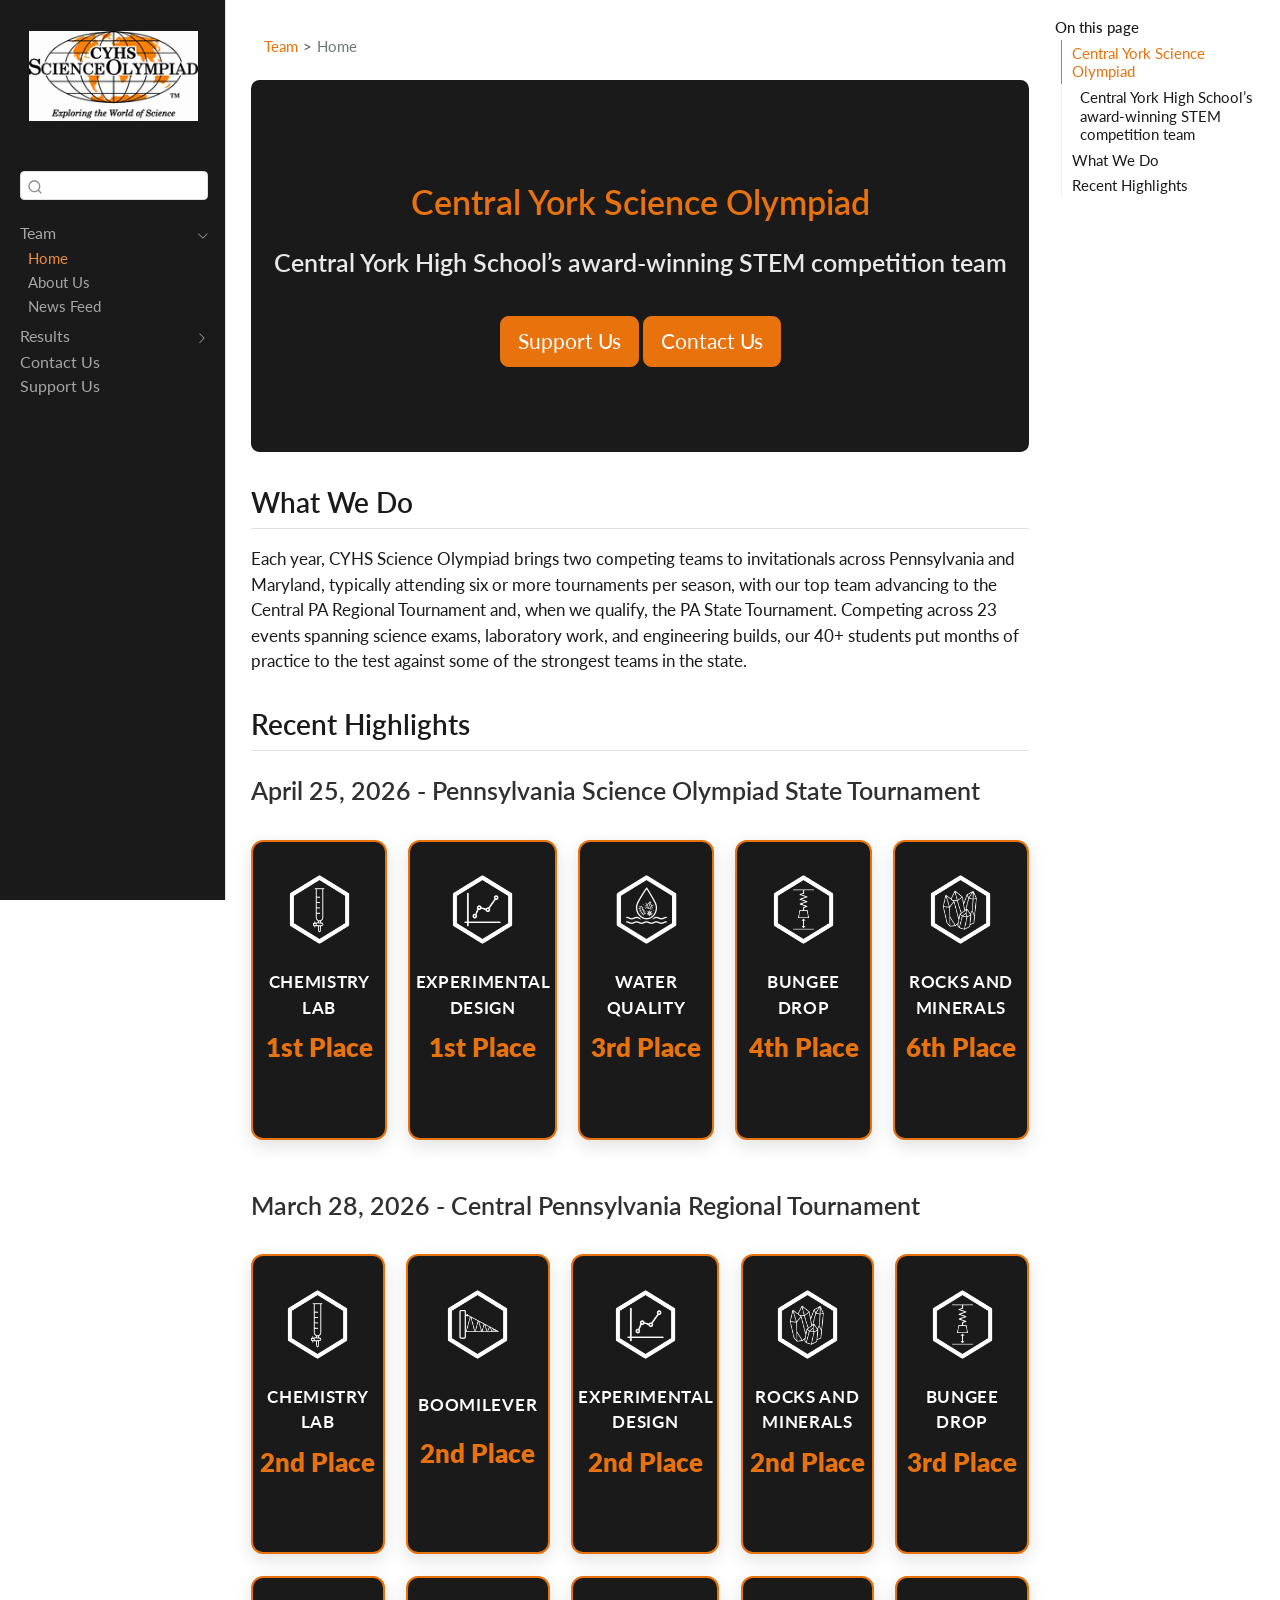
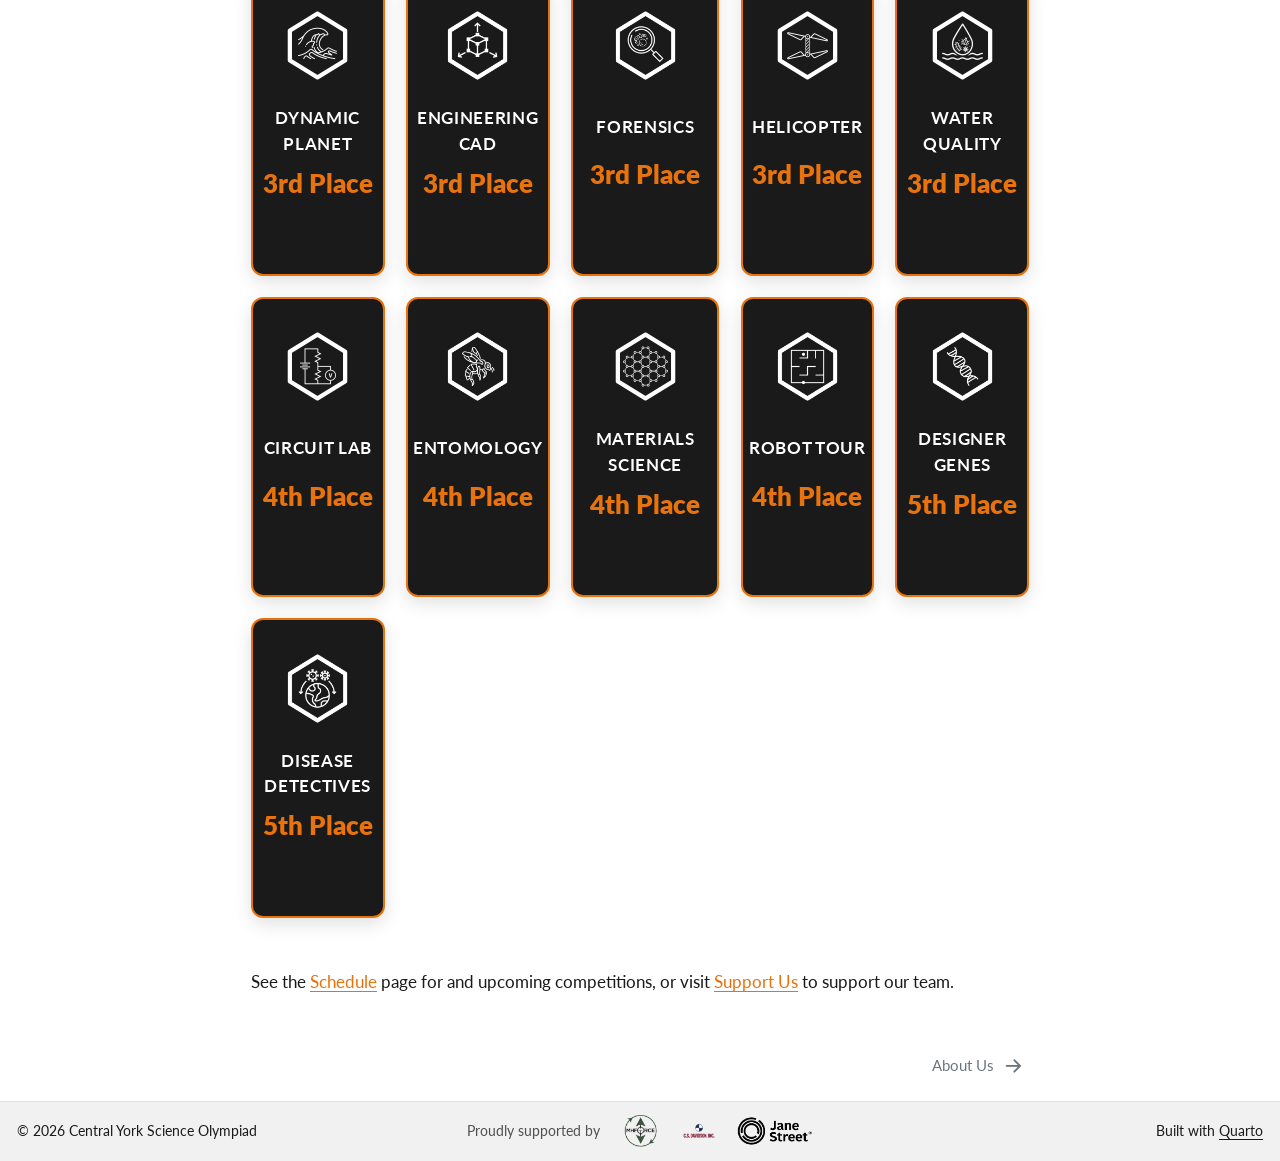
<file: docs/index.html>
<!DOCTYPE html>
<html xmlns="http://www.w3.org/1999/xhtml" lang="en" xml:lang="en"><head>

<meta charset="utf-8">
<meta name="generator" content="quarto-1.10.18">

<meta name="viewport" content="width=device-width, initial-scale=1.0, user-scalable=yes">


<title>Central York Science Olympiad</title>
<style>
/* Default styles provided by pandoc.
** See https://pandoc.org/MANUAL.html#variables-for-html for config info.
*/
span.smallcaps{font-variant: small-caps;}
div.columns{display: flex; gap: 1.5em;}
div.column{flex: auto;}
@media screen {
div.columns{gap: min(4vw, 1.5em);}
div.column{overflow-x: auto;}
}
div.hanging-indent{margin-left: 1.5em; text-indent: -1.5em;}
ul.task-list{list-style: none;}
ul.task-list li input[type="checkbox"] {
  width: 0.8em;
  margin: 0 0.8em 0.2em -1em; /* quarto-specific, see https://github.com/quarto-dev/quarto-cli/issues/4556 */ 
  vertical-align: middle;
}
</style>


<script src="site_libs/quarto-nav/quarto-nav.js"></script>
<script src="site_libs/clipboard/clipboard.min.js"></script>
<script src="site_libs/quarto-search/autocomplete.umd.js"></script>
<script src="site_libs/quarto-search/fuse.min.js"></script>
<script src="site_libs/quarto-search/quarto-search.js"></script>
<meta name="quarto:offset" content="./">
<link href="./about.html" rel="next">
<link href="./images/CYHSso.png" rel="icon" type="image/png">
<script src="site_libs/quarto-html/quarto.js" type="module"></script>
<script src="site_libs/quarto-html/tabsets/tabsets.js" type="module"></script>
<script src="site_libs/quarto-html/popper.min.js"></script>
<script src="site_libs/quarto-html/tippy.umd.min.js"></script>
<script src="site_libs/quarto-html/anchor.min.js"></script>
<link href="site_libs/quarto-html/tippy.css" rel="stylesheet">
<link href="site_libs/quarto-html/quarto-syntax-highlighting-64a204ab8560d761af7679ceaba22944.css" rel="stylesheet" id="quarto-text-highlighting-styles">
<script src="site_libs/bootstrap/bootstrap.min.js"></script>
<link href="site_libs/bootstrap/bootstrap-icons.css" rel="stylesheet">
<link href="site_libs/bootstrap/bootstrap-62d48caa6c295b43a1e23076554eb424.min.css" rel="stylesheet" append-hash="true" id="quarto-bootstrap" data-mode="light">
<script id="quarto-search-options" type="application/json">{
  "location": "sidebar",
  "copy-button": false,
  "collapse-after": 3,
  "panel-placement": "start",
  "type": "textbox",
  "limit": 50,
  "keyboard-shortcut": [
    "f",
    "/",
    "s"
  ],
  "show-item-context": false,
  "language": {
    "search-no-results-text": "No results",
    "search-matching-documents-text": "matching documents",
    "search-copy-link-title": "Copy link to search",
    "search-hide-matches-text": "Hide additional matches",
    "search-more-match-text": "more match in this document",
    "search-more-matches-text": "more matches in this document",
    "search-clear-button-title": "Clear",
    "search-text-placeholder": "",
    "search-detached-cancel-button-title": "Cancel",
    "search-submit-button-title": "Submit",
    "search-label": "Search"
  }
}</script>


</head>

<body class="nav-sidebar docked quarto-light">

<div id="quarto-search-results"></div>
  <header id="quarto-header" class="headroom fixed-top">
  <nav class="quarto-secondary-nav">
    <div class="container-fluid d-flex">
      <button type="button" class="quarto-btn-toggle btn" data-bs-toggle="collapse" role="button" data-bs-target=".quarto-sidebar-collapse-item" aria-controls="quarto-sidebar" aria-expanded="false" aria-label="Toggle sidebar navigation" onclick="if (window.quartoToggleHeadroom) { window.quartoToggleHeadroom(); }">
        <i class="bi bi-layout-text-sidebar-reverse"></i>
      </button>
        <nav class="quarto-page-breadcrumbs" aria-label="breadcrumb"><ol class="breadcrumb"><li class="breadcrumb-item"><a href="./index.html">Team</a></li><li class="breadcrumb-item"><a href="./index.html">Home</a></li></ol></nav>
        <a class="flex-grow-1" role="navigation" data-bs-toggle="collapse" data-bs-target=".quarto-sidebar-collapse-item" aria-controls="quarto-sidebar" aria-expanded="false" aria-label="Toggle sidebar navigation" onclick="if (window.quartoToggleHeadroom) { window.quartoToggleHeadroom(); }">      
        </a>
      <button type="button" class="btn quarto-search-button" aria-label="Search" onclick="window.quartoOpenSearch();">
        <i class="bi bi-search"></i>
      </button>
    </div>
  </nav>
</header>
<!-- content -->
<div id="quarto-content" class="quarto-container page-columns page-rows-contents page-layout-full">
<!-- sidebar -->
  <nav id="quarto-sidebar" class="sidebar collapse collapse-horizontal quarto-sidebar-collapse-item sidebar-navigation docked overflow-auto">
    <div class="pt-lg-2 mt-2 text-center sidebar-header">
      <a href="./index.html" class="sidebar-logo-link">
      <img src="./images/CYHSso.png" alt="Central York Science Olympiad logo" class="sidebar-logo light-content py-0 d-lg-inline d-none">
      <img src="./images/CYHSso.png" alt="Central York Science Olympiad logo" class="sidebar-logo dark-content py-0 d-lg-inline d-none">
      </a>
      <div class="sidebar-tools-main">
    <a href="https://www.instagram.com/cyhsscioly/" title="" class="quarto-navigation-tool px-1" aria-label=""><i class="bi bi-instagram"></i></a>
    <a href="mailto:scioly@cypanthers.org" title="Email" class="quarto-navigation-tool px-1" aria-label="Email"><i class="bi bi-envelope-fill"></i></a>
</div>
      </div>
        <div class="mt-2 flex-shrink-0 align-items-center">
        <div class="sidebar-search">
        <div id="quarto-search" class="" title="Search"></div>
        </div>
        </div>
    <div class="sidebar-menu-container"> 
    <ul class="list-unstyled mt-1">
        <li class="sidebar-item sidebar-item-section">
      <div class="sidebar-item-container"> 
            <a class="sidebar-item-text sidebar-link text-start" data-bs-toggle="collapse" data-bs-target="#quarto-sidebar-section-1" role="navigation" aria-expanded="true">
 <span class="menu-text">Team</span></a>
          <a class="sidebar-item-toggle text-start" data-bs-toggle="collapse" data-bs-target="#quarto-sidebar-section-1" role="navigation" aria-expanded="true" aria-label="Toggle section">
            <i class="bi bi-chevron-right ms-2"></i>
          </a> 
      </div>
      <ul id="quarto-sidebar-section-1" class="collapse list-unstyled sidebar-section depth1 show">  
          <li class="sidebar-item">
  <div class="sidebar-item-container"> 
  <a href="./index.html" class="sidebar-item-text sidebar-link active">
 <span class="menu-text">Home</span></a>
  </div>
</li>
          <li class="sidebar-item">
  <div class="sidebar-item-container"> 
  <a href="./about.html" class="sidebar-item-text sidebar-link">
 <span class="menu-text">About Us</span></a>
  </div>
</li>
          <li class="sidebar-item">
  <div class="sidebar-item-container"> 
  <a href="./news.html" class="sidebar-item-text sidebar-link">
 <span class="menu-text">News Feed</span></a>
  </div>
</li>
      </ul>
  </li>
        <li class="sidebar-item sidebar-item-section">
      <div class="sidebar-item-container"> 
            <a class="sidebar-item-text sidebar-link text-start collapsed" data-bs-toggle="collapse" data-bs-target="#quarto-sidebar-section-2" role="navigation" aria-expanded="false">
 <span class="menu-text">Results</span></a>
          <a class="sidebar-item-toggle text-start collapsed" data-bs-toggle="collapse" data-bs-target="#quarto-sidebar-section-2" role="navigation" aria-expanded="false" aria-label="Toggle section">
            <i class="bi bi-chevron-right ms-2"></i>
          </a> 
      </div>
      <ul id="quarto-sidebar-section-2" class="collapse list-unstyled sidebar-section depth1 ">  
          <li class="sidebar-item">
  <div class="sidebar-item-container"> 
  <a href="./schedule.html" class="sidebar-item-text sidebar-link">
 <span class="menu-text">Schedule</span></a>
  </div>
</li>
          <li class="sidebar-item">
  <div class="sidebar-item-container"> 
  <a href="./stats.html" class="sidebar-item-text sidebar-link">
 <span class="menu-text">Statistics</span></a>
  </div>
</li>
      </ul>
  </li>
        <li class="sidebar-item">
  <div class="sidebar-item-container"> 
  <a href="./contact.html" class="sidebar-item-text sidebar-link">
 <span class="menu-text">Contact Us</span></a>
  </div>
</li>
        <li class="sidebar-item">
  <div class="sidebar-item-container"> 
  <a href="./sponsor.html" class="sidebar-item-text sidebar-link">
 <span class="menu-text">Support Us</span></a>
  </div>
</li>
    </ul>
    </div>
</nav>
<div id="quarto-sidebar-glass" class="quarto-sidebar-collapse-item" data-bs-toggle="collapse" data-bs-target=".quarto-sidebar-collapse-item"></div>
<!-- margin-sidebar -->
    <div id="quarto-margin-sidebar" class="sidebar margin-sidebar">
        <nav id="TOC" role="doc-toc" class="toc-active">
    <h2 id="toc-title">On this page</h2>
   
  <ul>
  <li><a href="#central-york-science-olympiad" id="toc-central-york-science-olympiad" class="nav-link active" data-scroll-target="#central-york-science-olympiad">Central York Science Olympiad</a>
  <ul class="collapse">
  <li><a href="#central-york-high-schools-award-winning-stem-competition-team" id="toc-central-york-high-schools-award-winning-stem-competition-team" class="nav-link" data-scroll-target="#central-york-high-schools-award-winning-stem-competition-team">Central York High School’s award-winning STEM competition team​</a></li>
  </ul></li>
  <li><a href="#what-we-do" id="toc-what-we-do" class="nav-link" data-scroll-target="#what-we-do">What We Do</a></li>
  <li><a href="#recent-highlights" id="toc-recent-highlights" class="nav-link" data-scroll-target="#recent-highlights">Recent Highlights</a>
  <ul class="collapse">
  <li><a href="#april-25-2026---pennsylvania-science-olympiad-state-tournament" id="toc-april-25-2026---pennsylvania-science-olympiad-state-tournament" class="nav-link" data-scroll-target="#april-25-2026---pennsylvania-science-olympiad-state-tournament">April 25, 2026 - Pennsylvania Science Olympiad State Tournament</a></li>
  <li><a href="#march-28-2026---central-pennsylvania-regional-tournament" id="toc-march-28-2026---central-pennsylvania-regional-tournament" class="nav-link" data-scroll-target="#march-28-2026---central-pennsylvania-regional-tournament">March 28, 2026 - Central Pennsylvania Regional Tournament</a></li>
  </ul></li>
  </ul>
</nav>
    </div>
<!-- main -->
<main class="content column-body" id="quarto-document-content"><header id="title-block-header" class="quarto-title-block"><nav class="quarto-page-breadcrumbs quarto-title-breadcrumbs d-none d-lg-block" aria-label="breadcrumb"><ol class="breadcrumb"><li class="breadcrumb-item"><a href="./index.html">Team</a></li><li class="breadcrumb-item"><a href="./index.html">Home</a></li></ol></nav></header>




<section id="central-york-science-olympiad" class="level1 hero-banner">
<h1>Central York Science Olympiad</h1>
<section id="central-york-high-schools-award-winning-stem-competition-team" class="level3">
<h3 class="anchored" data-anchor-id="central-york-high-schools-award-winning-stem-competition-team">Central York High School’s award-winning STEM competition team​</h3>
<p><a href="./sponsor.html" class="btn btn-primary btn-lg" role="button">Support Us</a> <a href="./contact.html" class="btn btn-primary btn-lg" role="button">Contact Us</a></p>
</section>
</section>
<section id="what-we-do" class="level2">
<h2 class="anchored" data-anchor-id="what-we-do">What We Do</h2>
<p>Each year, CYHS Science Olympiad brings two competing teams to invitationals across Pennsylvania and Maryland, typically attending six or more tournaments per season, with our top team advancing to the Central PA Regional Tournament and, when we qualify, the PA State Tournament. Competing across 23 events spanning science exams, laboratory work, and engineering builds, our 40+ students put months of practice to the test against some of the strongest teams in the state.</p>
</section>
<section id="recent-highlights" class="level2">
<h2 class="anchored" data-anchor-id="recent-highlights">Recent Highlights</h2>
<section id="april-25-2026---pennsylvania-science-olympiad-state-tournament" class="level3">
<h3 class="anchored" data-anchor-id="april-25-2026---pennsylvania-science-olympiad-state-tournament">April 25, 2026 - Pennsylvania Science Olympiad State Tournament</h3>
<div class="highlights-grid">
<div class="highlight-card">
<div class="highlight-logo">
<img src="images/Chemistry Lab.png" alt="Chemistry Lab logo">
</div>
<div class="highlight-event">
Chemistry Lab
</div>
<div class="highlight-place">
1st Place
</div>
</div>
<div class="highlight-card">
<div class="highlight-logo">
<img src="images/Experimental Design.png" alt="Experimental Design logo">
</div>
<div class="highlight-event">
Experimental Design
</div>
<div class="highlight-place">
1st Place
</div>
</div>
<div class="highlight-card">
<div class="highlight-logo">
<img src="images/Water Quality.png" alt="Water Quality logo">
</div>
<div class="highlight-event">
Water Quality
</div>
<div class="highlight-place">
3rd Place
</div>
</div>
<div class="highlight-card">
<div class="highlight-logo">
<img src="images/Bungee Drop.png" alt="Bungee Drop logo">
</div>
<div class="highlight-event">
Bungee Drop
</div>
<div class="highlight-place">
4th Place
</div>
</div>
<div class="highlight-card">
<div class="highlight-logo">
<img src="images/Rocks and Minerals.png" alt="Rocks and Minerals logo">
</div>
<div class="highlight-event">
Rocks and Minerals
</div>
<div class="highlight-place">
6th Place
</div>
</div>
</div>
</section>
<section id="march-28-2026---central-pennsylvania-regional-tournament" class="level3">
<h3 class="anchored" data-anchor-id="march-28-2026---central-pennsylvania-regional-tournament">March 28, 2026 - Central Pennsylvania Regional Tournament</h3>
<div class="highlights-grid">
<div class="highlight-card">
<div class="highlight-logo">
<img src="images/Chemistry Lab.png" alt="Chemistry Lab logo">
</div>
<div class="highlight-event">
Chemistry Lab
</div>
<div class="highlight-place">
2nd Place
</div>
</div>
<div class="highlight-card">
<div class="highlight-logo">
<img src="images/Boomilever.png" alt="Boomilever logo">
</div>
<div class="highlight-event">
Boomilever
</div>
<div class="highlight-place">
2nd Place
</div>
</div>
<div class="highlight-card">
<div class="highlight-logo">
<img src="images/Experimental Design.png" alt="Experimental Design logo">
</div>
<div class="highlight-event">
Experimental Design
</div>
<div class="highlight-place">
2nd Place
</div>
</div>
<div class="highlight-card">
<div class="highlight-logo">
<img src="images/Rocks and Minerals.png" alt="Rocks and Minerals logo">
</div>
<div class="highlight-event">
Rocks and Minerals
</div>
<div class="highlight-place">
2nd Place
</div>
</div>
<div class="highlight-card">
<div class="highlight-logo">
<img src="images/Bungee Drop.png" alt="Bungee Drop logo">
</div>
<div class="highlight-event">
Bungee Drop
</div>
<div class="highlight-place">
3rd Place
</div>
</div>
<div class="highlight-card">
<div class="highlight-logo">
<img src="images/Dynamic Planet - Oceanography.png" alt="Dynamic Planet logo">
</div>
<div class="highlight-event">
Dynamic Planet
</div>
<div class="highlight-place">
3rd Place
</div>
</div>
<div class="highlight-card">
<div class="highlight-logo">
<img src="images/Engineering CAD.png" alt="Engineering CAD logo">
</div>
<div class="highlight-event">
Engineering CAD
</div>
<div class="highlight-place">
3rd Place
</div>
</div>
<div class="highlight-card">
<div class="highlight-logo">
<img src="images/Forensics.png" alt="Forensics logo">
</div>
<div class="highlight-event">
Forensics
</div>
<div class="highlight-place">
3rd Place
</div>
</div>
<div class="highlight-card">
<div class="highlight-logo">
<img src="images/Helicopter.png" alt="Helicopter logo">
</div>
<div class="highlight-event">
Helicopter
</div>
<div class="highlight-place">
3rd Place
</div>
</div>
<div class="highlight-card">
<div class="highlight-logo">
<img src="images/Water Quality.png" alt="Water Quality logo">
</div>
<div class="highlight-event">
Water Quality
</div>
<div class="highlight-place">
3rd Place
</div>
</div>
<div class="highlight-card">
<div class="highlight-logo">
<img src="images/Circuit Lab.png" alt="Circuit Lab logo">
</div>
<div class="highlight-event">
Circuit Lab
</div>
<div class="highlight-place">
4th Place
</div>
</div>
<div class="highlight-card">
<div class="highlight-logo">
<img src="images/Entomology.png" alt="Entomology logo">
</div>
<div class="highlight-event">
Entomology
</div>
<div class="highlight-place">
4th Place
</div>
</div>
<div class="highlight-card">
<div class="highlight-logo">
<img src="images/Materials Science - Nanomaterials.png" alt="Materials Science logo">
</div>
<div class="highlight-event">
Materials Science
</div>
<div class="highlight-place">
4th Place
</div>
</div>
<div class="highlight-card">
<div class="highlight-logo">
<img src="images/Robot Tour.png" alt="Robot Tour logo">
</div>
<div class="highlight-event">
Robot Tour
</div>
<div class="highlight-place">
4th Place
</div>
</div>
<div class="highlight-card">
<div class="highlight-logo">
<img src="images/Designer Genes.png" alt="Designer Genes logo">
</div>
<div class="highlight-event">
Designer Genes
</div>
<div class="highlight-place">
5th Place
</div>
</div>
<div class="highlight-card">
<div class="highlight-logo">
<img src="images/Disease Detectives.png" alt="Disease Detectives logo">
</div>
<div class="highlight-event">
Disease Detectives
</div>
<div class="highlight-place">
5th Place
</div>
</div>
</div>
<p>See the <a href="./schedule.html">Schedule</a> page for and upcoming competitions, or visit <a href="./sponsor.html">Support Us</a> to support our team.</p>


</section>
</section>

</main> <!-- /main -->
<script id="quarto-html-after-body" type="application/javascript">
  window.document.addEventListener("DOMContentLoaded", function (event) {
    const icon = "";
    const anchorJS = new window.AnchorJS();
    anchorJS.options = {
      placement: 'right',
      icon: icon
    };
    anchorJS.add('.anchored');
    const isCodeAnnotation = (el) => {
      for (const clz of el.classList) {
        if (clz.startsWith('code-annotation-')) {                     
          return true;
        }
      }
      return false;
    }
    const onCopySuccess = function(e) {
      // button target
      const button = e.trigger;
      // don't keep focus
      button.blur();
      // flash "checked"
      button.classList.add('code-copy-button-checked');
      var currentTitle = button.getAttribute("title");
      button.setAttribute("title", "Copied!");
      let tooltip;
      if (window.bootstrap) {
        button.setAttribute("data-bs-toggle", "tooltip");
        button.setAttribute("data-bs-placement", "left");
        button.setAttribute("data-bs-title", "Copied!");
        tooltip = new bootstrap.Tooltip(button, 
          { trigger: "manual", 
            customClass: "code-copy-button-tooltip",
            offset: [0, -8]});
        tooltip.show();    
      }
      setTimeout(function() {
        if (tooltip) {
          tooltip.hide();
          button.removeAttribute("data-bs-title");
          button.removeAttribute("data-bs-toggle");
          button.removeAttribute("data-bs-placement");
        }
        button.setAttribute("title", currentTitle);
        button.classList.remove('code-copy-button-checked');
      }, 1000);
      // clear code selection
      e.clearSelection();
    }
    const getTextToCopy = function(trigger) {
      const outerScaffold = trigger.parentElement.cloneNode(true);
      const codeEl = outerScaffold.querySelector('code');
      for (const childEl of codeEl.children) {
        if (isCodeAnnotation(childEl)) {
          childEl.remove();
        }
      }
      return codeEl.innerText;
    }
    const clipboard = new window.ClipboardJS('.code-copy-button:not([data-in-quarto-modal])', {
      text: getTextToCopy
    });
    clipboard.on('success', onCopySuccess);
    if (window.document.getElementById('quarto-embedded-source-code-modal')) {
      const clipboardModal = new window.ClipboardJS('.code-copy-button[data-in-quarto-modal]', {
        text: getTextToCopy,
        container: window.document.getElementById('quarto-embedded-source-code-modal')
      });
      clipboardModal.on('success', onCopySuccess);
    }
      var localhostRegex = new RegExp(/^(?:http|https):\/\/localhost\:?[0-9]*\//);
      var mailtoRegex = new RegExp(/^mailto:/);
        var filterRegex = new RegExp("https:\/\/cyhsscioly\.github\.io\/cyhsscioly\/");
      var isInternal = (href) => {
          return filterRegex.test(href) || localhostRegex.test(href) || mailtoRegex.test(href);
      }
      // Inspect non-navigation links and adorn them if external
     var links = window.document.querySelectorAll('a[href]:not(.nav-link):not(.navbar-brand):not(.toc-action):not(.sidebar-link):not(.sidebar-item-toggle):not(.pagination-link):not(.no-external):not([aria-hidden]):not(.dropdown-item):not(.quarto-navigation-tool):not(.about-link)');
      for (var i=0; i<links.length; i++) {
        const link = links[i];
        if (!isInternal(link.href)) {
          // undo the damage that might have been done by quarto-nav.js in the case of
          // links that we want to consider external
          if (link.dataset.originalHref !== undefined) {
            link.href = link.dataset.originalHref;
          }
            // target, if specified
            link.setAttribute("target", "_blank");
            if (link.getAttribute("rel") === null) {
              link.setAttribute("rel", "noopener");
            }
        }
      }
    function tippyHover(el, contentFn, onTriggerFn, onUntriggerFn) {
      const config = {
        allowHTML: true,
        maxWidth: 500,
        delay: 100,
        arrow: false,
        appendTo: function(el) {
            return el.parentElement;
        },
        interactive: true,
        interactiveBorder: 10,
        theme: 'quarto',
        placement: 'bottom-start',
      };
      if (contentFn) {
        config.content = contentFn;
      }
      if (onTriggerFn) {
        config.onTrigger = onTriggerFn;
      }
      if (onUntriggerFn) {
        config.onUntrigger = onUntriggerFn;
      }
      window.tippy(el, config); 
    }
    const noterefs = window.document.querySelectorAll('a[role="doc-noteref"]');
    for (var i=0; i<noterefs.length; i++) {
      const ref = noterefs[i];
      tippyHover(ref, function() {
        // use id or data attribute instead here
        let href = ref.getAttribute('data-footnote-href') || ref.getAttribute('href');
        try { href = new URL(href).hash; } catch {}
        const id = href.replace(/^#\/?/, "");
        const note = window.document.getElementById(id);
        if (note) {
          return note.innerHTML;
        } else {
          return "";
        }
      });
    }
    const xrefs = window.document.querySelectorAll('a.quarto-xref');
    const processXRef = (id, note) => {
      // Strip column container classes
      const stripColumnClz = (el) => {
        el.classList.remove("page-full", "page-columns");
        if (el.children) {
          for (const child of el.children) {
            stripColumnClz(child);
          }
        }
      }
      stripColumnClz(note)
      if (id === null || id.startsWith('sec-')) {
        // Special case sections, only their first couple elements
        const container = document.createElement("div");
        if (note.children && note.children.length > 2) {
          container.appendChild(note.children[0].cloneNode(true));
          for (let i = 1; i < note.children.length; i++) {
            const child = note.children[i];
            if (child.tagName === "P" && child.innerText === "") {
              continue;
            } else {
              container.appendChild(child.cloneNode(true));
              break;
            }
          }
          if (window.Quarto?.typesetMath) {
            window.Quarto.typesetMath(container);
          }
          return container.innerHTML
        } else {
          if (window.Quarto?.typesetMath) {
            window.Quarto.typesetMath(note);
          }
          return note.innerHTML;
        }
      } else {
        // Remove any anchor links if they are present
        const anchorLink = note.querySelector('a.anchorjs-link');
        if (anchorLink) {
          anchorLink.remove();
        }
        if (window.Quarto?.typesetMath) {
          window.Quarto.typesetMath(note);
        }
        if (note.classList.contains("callout")) {
          return note.outerHTML;
        } else {
          return note.innerHTML;
        }
      }
    }
    for (var i=0; i<xrefs.length; i++) {
      const xref = xrefs[i];
      tippyHover(xref, undefined, function(instance) {
        instance.disable();
        let url = xref.getAttribute('href');
        let hash = undefined; 
        if (url.startsWith('#')) {
          hash = url;
        } else {
          try { hash = new URL(url).hash; } catch {}
        }
        if (hash) {
          const id = hash.replace(/^#\/?/, "");
          const note = window.document.getElementById(id);
          if (note !== null) {
            try {
              const html = processXRef(id, note.cloneNode(true));
              instance.setContent(html);
            } finally {
              instance.enable();
              instance.show();
            }
          } else {
            // See if we can fetch this
            fetch(url.split('#')[0])
            .then(res => res.text())
            .then(html => {
              const parser = new DOMParser();
              const htmlDoc = parser.parseFromString(html, "text/html");
              const note = htmlDoc.getElementById(id);
              if (note !== null) {
                const html = processXRef(id, note);
                instance.setContent(html);
              } 
            }).finally(() => {
              instance.enable();
              instance.show();
            });
          }
        } else {
          // See if we can fetch a full url (with no hash to target)
          // This is a special case and we should probably do some content thinning / targeting
          fetch(url)
          .then(res => res.text())
          .then(html => {
            const parser = new DOMParser();
            const htmlDoc = parser.parseFromString(html, "text/html");
            const note = htmlDoc.querySelector('main.content');
            if (note !== null) {
              // This should only happen for chapter cross references
              // (since there is no id in the URL)
              // remove the first header
              if (note.children.length > 0 && note.children[0].tagName === "HEADER") {
                note.children[0].remove();
              }
              const html = processXRef(null, note);
              instance.setContent(html);
            } 
          }).finally(() => {
            instance.enable();
            instance.show();
          });
        }
      }, function(instance) {
      });
    }
        let selectedAnnoteEl;
        const selectorForAnnotation = ( cell, annotation) => {
          let cellAttr = 'data-code-cell="' + cell + '"';
          let lineAttr = 'data-code-annotation="' +  annotation + '"';
          const selector = 'span[' + cellAttr + '][' + lineAttr + ']';
          return selector;
        }
        const selectCodeLines = (annoteEl) => {
          const doc = window.document;
          const targetCell = annoteEl.getAttribute("data-target-cell");
          const targetAnnotation = annoteEl.getAttribute("data-target-annotation");
          const annoteSpan = window.document.querySelector(selectorForAnnotation(targetCell, targetAnnotation));
          const lines = annoteSpan.getAttribute("data-code-lines").split(",");
          const lineIds = lines.map((line) => {
            return targetCell + "-" + line;
          })
          let top = null;
          let height = null;
          let parent = null;
          if (lineIds.length > 0) {
              //compute the position of the single el (top and bottom and make a div)
              const el = window.document.getElementById(lineIds[0]);
              top = el.offsetTop;
              height = el.offsetHeight;
              parent = el.parentElement.parentElement;
            if (lineIds.length > 1) {
              const lastEl = window.document.getElementById(lineIds[lineIds.length - 1]);
              const bottom = lastEl.offsetTop + lastEl.offsetHeight;
              height = bottom - top;
            }
            if (top !== null && height !== null && parent !== null) {
              // cook up a div (if necessary) and position it 
              let div = window.document.getElementById("code-annotation-line-highlight");
              if (div === null) {
                div = window.document.createElement("div");
                div.setAttribute("id", "code-annotation-line-highlight");
                div.style.position = 'absolute';
                parent.appendChild(div);
              }
              div.style.top = top - 2 + "px";
              div.style.height = height + 4 + "px";
              div.style.left = 0;
              let gutterDiv = window.document.getElementById("code-annotation-line-highlight-gutter");
              if (gutterDiv === null) {
                gutterDiv = window.document.createElement("div");
                gutterDiv.setAttribute("id", "code-annotation-line-highlight-gutter");
                gutterDiv.style.position = 'absolute';
                const codeCell = window.document.getElementById(targetCell);
                const gutter = codeCell.querySelector('.code-annotation-gutter');
                gutter.appendChild(gutterDiv);
              }
              gutterDiv.style.top = top - 2 + "px";
              gutterDiv.style.height = height + 4 + "px";
            }
            selectedAnnoteEl = annoteEl;
          }
        };
        const unselectCodeLines = () => {
          const elementsIds = ["code-annotation-line-highlight", "code-annotation-line-highlight-gutter"];
          elementsIds.forEach((elId) => {
            const div = window.document.getElementById(elId);
            if (div) {
              div.remove();
            }
          });
          selectedAnnoteEl = undefined;
        };
          // Handle positioning of the toggle
      window.addEventListener(
        "resize",
        throttle(() => {
          elRect = undefined;
          if (selectedAnnoteEl) {
            selectCodeLines(selectedAnnoteEl);
          }
        }, 10)
      );
      function throttle(fn, ms) {
      let throttle = false;
      let timer;
        return (...args) => {
          if(!throttle) { // first call gets through
              fn.apply(this, args);
              throttle = true;
          } else { // all the others get throttled
              if(timer) clearTimeout(timer); // cancel #2
              timer = setTimeout(() => {
                fn.apply(this, args);
                timer = throttle = false;
              }, ms);
          }
        };
      }
        // Attach click handler to the DT
        const annoteDls = window.document.querySelectorAll('dt[data-target-cell]');
        for (const annoteDlNode of annoteDls) {
          annoteDlNode.addEventListener('click', (event) => {
            const clickedEl = event.target;
            if (clickedEl !== selectedAnnoteEl) {
              unselectCodeLines();
              const activeEl = window.document.querySelector('dt[data-target-cell].code-annotation-active');
              if (activeEl) {
                activeEl.classList.remove('code-annotation-active');
              }
              selectCodeLines(clickedEl);
              clickedEl.classList.add('code-annotation-active');
            } else {
              // Unselect the line
              unselectCodeLines();
              clickedEl.classList.remove('code-annotation-active');
            }
          });
        }
    const findCites = (el) => {
      const parentEl = el.parentElement;
      if (parentEl) {
        const cites = parentEl.dataset.cites;
        if (cites) {
          return {
            el,
            cites: cites.split(' ')
          };
        } else {
          return findCites(el.parentElement)
        }
      } else {
        return undefined;
      }
    };
    var bibliorefs = window.document.querySelectorAll('a[role="doc-biblioref"]');
    for (var i=0; i<bibliorefs.length; i++) {
      const ref = bibliorefs[i];
      const citeInfo = findCites(ref);
      if (citeInfo) {
        tippyHover(citeInfo.el, function() {
          var popup = window.document.createElement('div');
          citeInfo.cites.forEach(function(cite) {
            var citeDiv = window.document.createElement('div');
            citeDiv.classList.add('hanging-indent');
            citeDiv.classList.add('csl-entry');
            var biblioDiv = window.document.getElementById('ref-' + cite);
            if (biblioDiv) {
              citeDiv.innerHTML = biblioDiv.innerHTML;
            }
            popup.appendChild(citeDiv);
          });
          return popup.innerHTML;
        });
      }
    }
  });
  </script>
<nav class="page-navigation column-body">
  <div class="nav-page nav-page-previous">
  </div>
  <div class="nav-page nav-page-next">
      <a href="./about.html" class="pagination-link" aria-label="About Us">
        <span class="nav-page-text">About Us</span> <i class="bi bi-arrow-right-short"></i>
      </a>
  </div>
</nav>
</div> <!-- /content -->
<footer class="footer">
  <div class="nav-footer">
    <div class="nav-footer-left">
<p>© 2026 Central York Science Olympiad</p>
</div>   
    <div class="nav-footer-center">
      <ul class="footer-items list-unstyled">
    <li class="nav-item">
 <div class="footer-sponsors">
   <span>Proudly supported by</span>
   <a href="https://mhforce.com/" aria-label="Morehouse Instrument Company">
     <img src="images/Morehouse.png" alt="Morehouse Instrument Company">
  </a>
   <a href="https://www.csdavidson.com/" aria-label="C.S. Davidson, Inc.">
     <img src="images/cs-davidson.png" alt="C.S. Davidson, Inc.">
  </a>
  <a href="https://www.janestreet.com/" aria-label="Jane Street">
    <img src="images/jane-street.png" alt="Jane Street">
  </a>
</div>
  </li>  
</ul>
    </div>
    <div class="nav-footer-right">
<p>Built with <a href="https://quarto.org">Quarto</a></p>
</div>
  </div>
</footer>




</body></html>
</file>
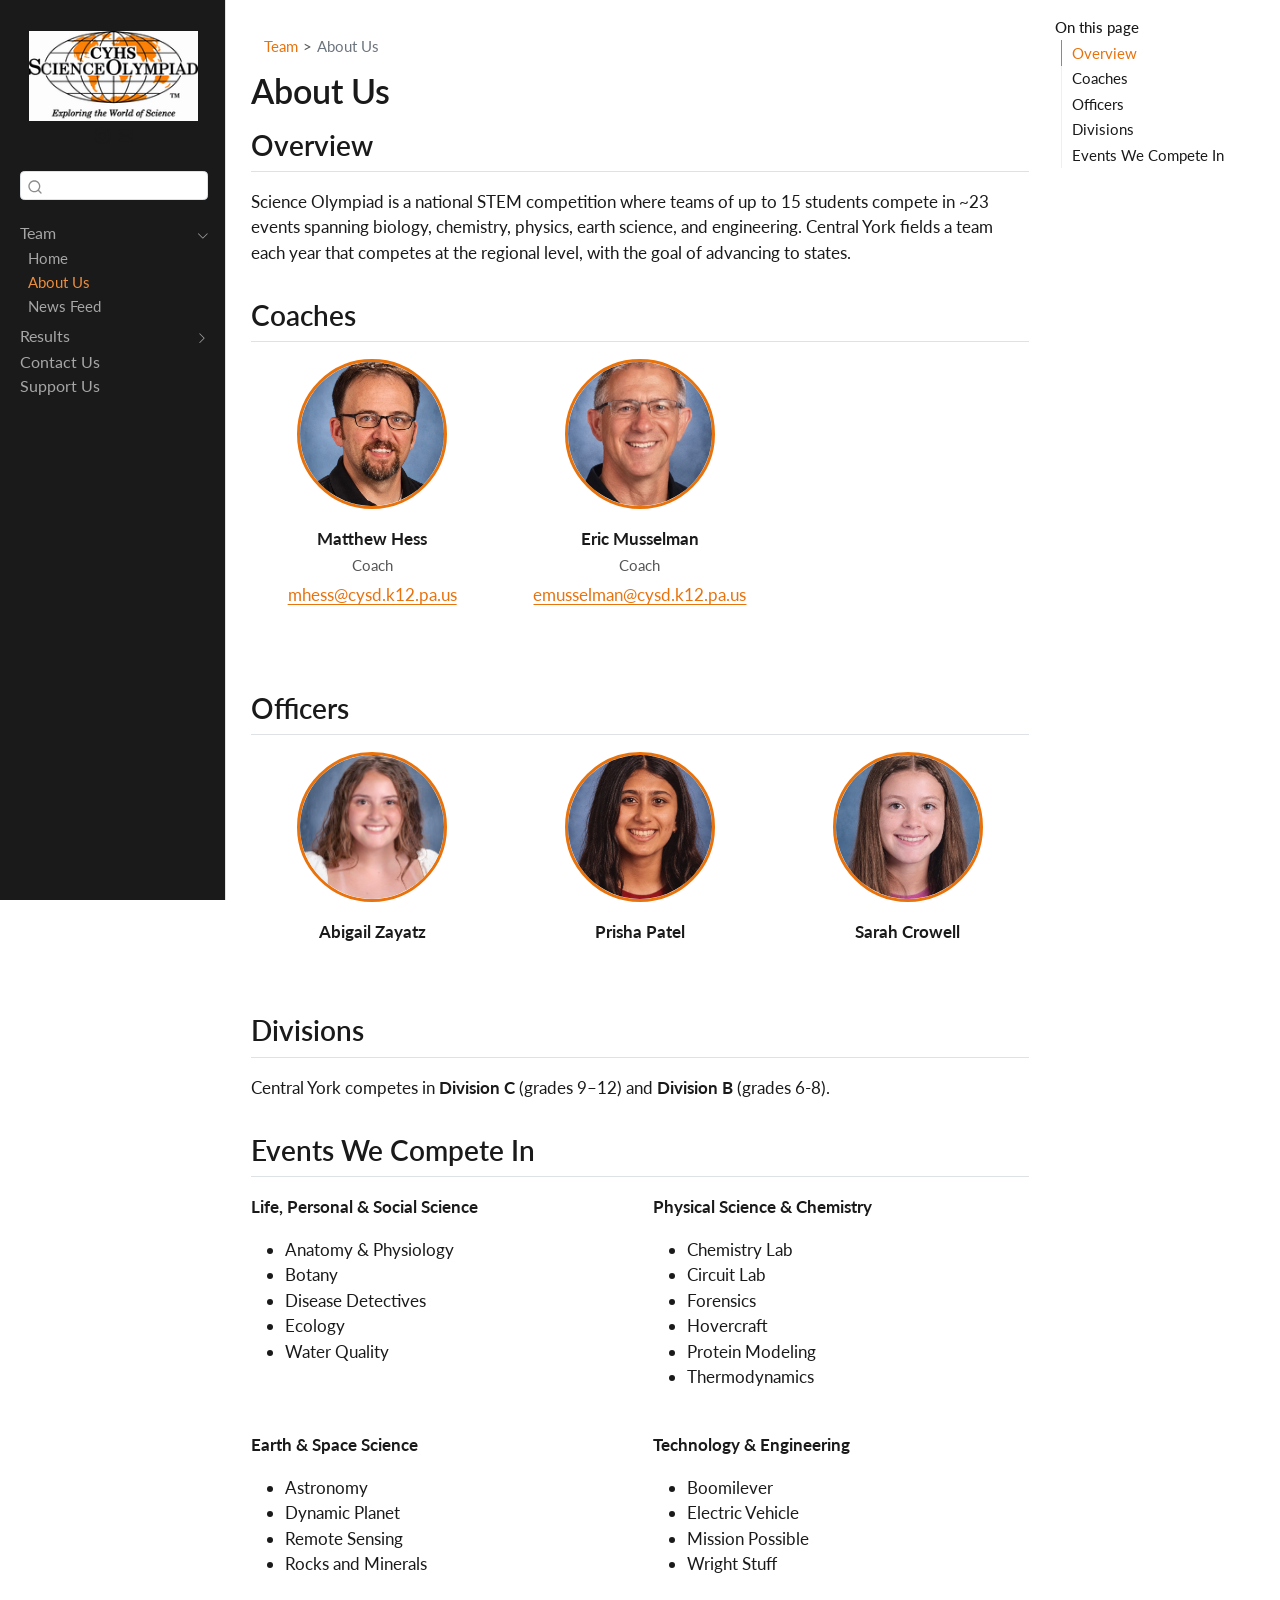
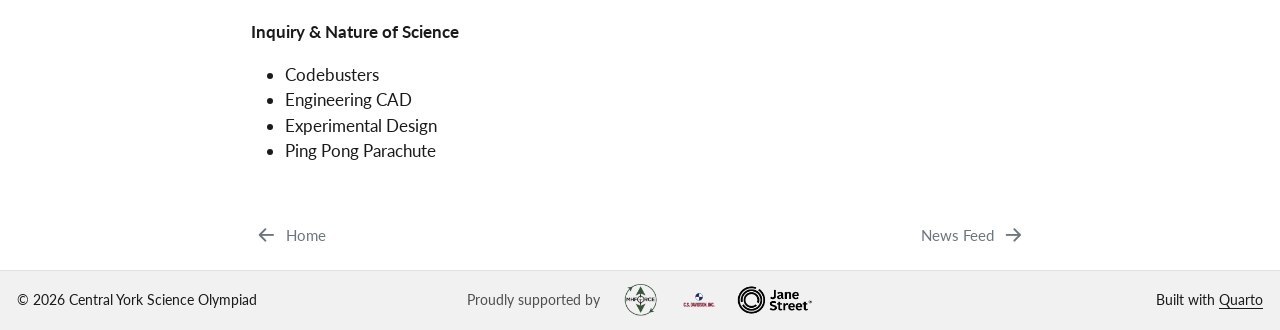
<file: docs/about.html>
<!DOCTYPE html>
<html xmlns="http://www.w3.org/1999/xhtml" lang="en" xml:lang="en"><head>

<meta charset="utf-8">
<meta name="generator" content="quarto-1.10.18">

<meta name="viewport" content="width=device-width, initial-scale=1.0, user-scalable=yes">


<title>About Us – Central York Science Olympiad</title>
<style>
/* Default styles provided by pandoc.
** See https://pandoc.org/MANUAL.html#variables-for-html for config info.
*/
span.smallcaps{font-variant: small-caps;}
div.columns{display: flex; gap: 1.5em;}
div.column{flex: auto;}
@media screen {
div.columns{gap: min(4vw, 1.5em);}
div.column{overflow-x: auto;}
}
div.hanging-indent{margin-left: 1.5em; text-indent: -1.5em;}
ul.task-list{list-style: none;}
ul.task-list li input[type="checkbox"] {
  width: 0.8em;
  margin: 0 0.8em 0.2em -1em; /* quarto-specific, see https://github.com/quarto-dev/quarto-cli/issues/4556 */ 
  vertical-align: middle;
}
</style>


<script src="site_libs/quarto-nav/quarto-nav.js"></script>
<script src="site_libs/clipboard/clipboard.min.js"></script>
<script src="site_libs/quarto-search/autocomplete.umd.js"></script>
<script src="site_libs/quarto-search/fuse.min.js"></script>
<script src="site_libs/quarto-search/quarto-search.js"></script>
<meta name="quarto:offset" content="./">
<link href="./news.html" rel="next">
<link href="./index.html" rel="prev">
<link href="./images/CYHSso.png" rel="icon" type="image/png">
<script src="site_libs/quarto-html/quarto.js" type="module"></script>
<script src="site_libs/quarto-html/tabsets/tabsets.js" type="module"></script>
<script src="site_libs/quarto-html/popper.min.js"></script>
<script src="site_libs/quarto-html/tippy.umd.min.js"></script>
<script src="site_libs/quarto-html/anchor.min.js"></script>
<link href="site_libs/quarto-html/tippy.css" rel="stylesheet">
<link href="site_libs/quarto-html/quarto-syntax-highlighting-64a204ab8560d761af7679ceaba22944.css" rel="stylesheet" id="quarto-text-highlighting-styles">
<script src="site_libs/bootstrap/bootstrap.min.js"></script>
<link href="site_libs/bootstrap/bootstrap-icons.css" rel="stylesheet">
<link href="site_libs/bootstrap/bootstrap-62d48caa6c295b43a1e23076554eb424.min.css" rel="stylesheet" append-hash="true" id="quarto-bootstrap" data-mode="light">
<script id="quarto-search-options" type="application/json">{
  "location": "sidebar",
  "copy-button": false,
  "collapse-after": 3,
  "panel-placement": "start",
  "type": "textbox",
  "limit": 50,
  "keyboard-shortcut": [
    "f",
    "/",
    "s"
  ],
  "show-item-context": false,
  "language": {
    "search-no-results-text": "No results",
    "search-matching-documents-text": "matching documents",
    "search-copy-link-title": "Copy link to search",
    "search-hide-matches-text": "Hide additional matches",
    "search-more-match-text": "more match in this document",
    "search-more-matches-text": "more matches in this document",
    "search-clear-button-title": "Clear",
    "search-text-placeholder": "",
    "search-detached-cancel-button-title": "Cancel",
    "search-submit-button-title": "Submit",
    "search-label": "Search"
  }
}</script>


</head>

<body class="nav-sidebar docked quarto-light">

<div id="quarto-search-results"></div>
  <header id="quarto-header" class="headroom fixed-top">
  <nav class="quarto-secondary-nav">
    <div class="container-fluid d-flex">
      <button type="button" class="quarto-btn-toggle btn" data-bs-toggle="collapse" role="button" data-bs-target=".quarto-sidebar-collapse-item" aria-controls="quarto-sidebar" aria-expanded="false" aria-label="Toggle sidebar navigation" onclick="if (window.quartoToggleHeadroom) { window.quartoToggleHeadroom(); }">
        <i class="bi bi-layout-text-sidebar-reverse"></i>
      </button>
        <nav class="quarto-page-breadcrumbs" aria-label="breadcrumb"><ol class="breadcrumb"><li class="breadcrumb-item"><a href="./index.html">Team</a></li><li class="breadcrumb-item"><a href="./about.html">About Us</a></li></ol></nav>
        <a class="flex-grow-1" role="navigation" data-bs-toggle="collapse" data-bs-target=".quarto-sidebar-collapse-item" aria-controls="quarto-sidebar" aria-expanded="false" aria-label="Toggle sidebar navigation" onclick="if (window.quartoToggleHeadroom) { window.quartoToggleHeadroom(); }">      
        </a>
      <button type="button" class="btn quarto-search-button" aria-label="Search" onclick="window.quartoOpenSearch();">
        <i class="bi bi-search"></i>
      </button>
    </div>
  </nav>
</header>
<!-- content -->
<div id="quarto-content" class="quarto-container page-columns page-rows-contents page-layout-article">
<!-- sidebar -->
  <nav id="quarto-sidebar" class="sidebar collapse collapse-horizontal quarto-sidebar-collapse-item sidebar-navigation docked overflow-auto">
    <div class="pt-lg-2 mt-2 text-center sidebar-header">
      <a href="./index.html" class="sidebar-logo-link">
      <img src="./images/CYHSso.png" alt="Central York Science Olympiad logo" class="sidebar-logo light-content py-0 d-lg-inline d-none">
      <img src="./images/CYHSso.png" alt="Central York Science Olympiad logo" class="sidebar-logo dark-content py-0 d-lg-inline d-none">
      </a>
      <div class="sidebar-tools-main">
    <a href="https://www.instagram.com/cyhsscioly/" title="" class="quarto-navigation-tool px-1" aria-label=""><i class="bi bi-instagram"></i></a>
    <a href="mailto:scioly@cypanthers.org" title="Email" class="quarto-navigation-tool px-1" aria-label="Email"><i class="bi bi-envelope-fill"></i></a>
</div>
      </div>
        <div class="mt-2 flex-shrink-0 align-items-center">
        <div class="sidebar-search">
        <div id="quarto-search" class="" title="Search"></div>
        </div>
        </div>
    <div class="sidebar-menu-container"> 
    <ul class="list-unstyled mt-1">
        <li class="sidebar-item sidebar-item-section">
      <div class="sidebar-item-container"> 
            <a class="sidebar-item-text sidebar-link text-start" data-bs-toggle="collapse" data-bs-target="#quarto-sidebar-section-1" role="navigation" aria-expanded="true">
 <span class="menu-text">Team</span></a>
          <a class="sidebar-item-toggle text-start" data-bs-toggle="collapse" data-bs-target="#quarto-sidebar-section-1" role="navigation" aria-expanded="true" aria-label="Toggle section">
            <i class="bi bi-chevron-right ms-2"></i>
          </a> 
      </div>
      <ul id="quarto-sidebar-section-1" class="collapse list-unstyled sidebar-section depth1 show">  
          <li class="sidebar-item">
  <div class="sidebar-item-container"> 
  <a href="./index.html" class="sidebar-item-text sidebar-link">
 <span class="menu-text">Home</span></a>
  </div>
</li>
          <li class="sidebar-item">
  <div class="sidebar-item-container"> 
  <a href="./about.html" class="sidebar-item-text sidebar-link active">
 <span class="menu-text">About Us</span></a>
  </div>
</li>
          <li class="sidebar-item">
  <div class="sidebar-item-container"> 
  <a href="./news.html" class="sidebar-item-text sidebar-link">
 <span class="menu-text">News Feed</span></a>
  </div>
</li>
      </ul>
  </li>
        <li class="sidebar-item sidebar-item-section">
      <div class="sidebar-item-container"> 
            <a class="sidebar-item-text sidebar-link text-start collapsed" data-bs-toggle="collapse" data-bs-target="#quarto-sidebar-section-2" role="navigation" aria-expanded="false">
 <span class="menu-text">Results</span></a>
          <a class="sidebar-item-toggle text-start collapsed" data-bs-toggle="collapse" data-bs-target="#quarto-sidebar-section-2" role="navigation" aria-expanded="false" aria-label="Toggle section">
            <i class="bi bi-chevron-right ms-2"></i>
          </a> 
      </div>
      <ul id="quarto-sidebar-section-2" class="collapse list-unstyled sidebar-section depth1 ">  
          <li class="sidebar-item">
  <div class="sidebar-item-container"> 
  <a href="./schedule.html" class="sidebar-item-text sidebar-link">
 <span class="menu-text">Schedule</span></a>
  </div>
</li>
          <li class="sidebar-item">
  <div class="sidebar-item-container"> 
  <a href="./stats.html" class="sidebar-item-text sidebar-link">
 <span class="menu-text">Statistics</span></a>
  </div>
</li>
      </ul>
  </li>
        <li class="sidebar-item">
  <div class="sidebar-item-container"> 
  <a href="./contact.html" class="sidebar-item-text sidebar-link">
 <span class="menu-text">Contact Us</span></a>
  </div>
</li>
        <li class="sidebar-item">
  <div class="sidebar-item-container"> 
  <a href="./sponsor.html" class="sidebar-item-text sidebar-link">
 <span class="menu-text">Support Us</span></a>
  </div>
</li>
    </ul>
    </div>
</nav>
<div id="quarto-sidebar-glass" class="quarto-sidebar-collapse-item" data-bs-toggle="collapse" data-bs-target=".quarto-sidebar-collapse-item"></div>
<!-- margin-sidebar -->
    <div id="quarto-margin-sidebar" class="sidebar margin-sidebar">
        <nav id="TOC" role="doc-toc" class="toc-active">
    <h2 id="toc-title">On this page</h2>
   
  <ul>
  <li><a href="#overview" id="toc-overview" class="nav-link active" data-scroll-target="#overview">Overview</a></li>
  <li><a href="#coaches" id="toc-coaches" class="nav-link" data-scroll-target="#coaches">Coaches</a></li>
  <li><a href="#officers" id="toc-officers" class="nav-link" data-scroll-target="#officers">Officers</a></li>
  <li><a href="#divisions" id="toc-divisions" class="nav-link" data-scroll-target="#divisions">Divisions</a></li>
  <li><a href="#events-we-compete-in" id="toc-events-we-compete-in" class="nav-link" data-scroll-target="#events-we-compete-in">Events We Compete In</a></li>
  </ul>
</nav>
    </div>
<!-- main -->
<main class="content" id="quarto-document-content">

<header id="title-block-header" class="quarto-title-block default"><nav class="quarto-page-breadcrumbs quarto-title-breadcrumbs d-none d-lg-block" aria-label="breadcrumb"><ol class="breadcrumb"><li class="breadcrumb-item"><a href="./index.html">Team</a></li><li class="breadcrumb-item"><a href="./about.html">About Us</a></li></ol></nav>
<div class="quarto-title">
<h1 class="title">About Us</h1>
</div>



<div class="quarto-title-meta">

    
  
    
  </div>
  


</header>


<section id="overview" class="level2">
<h2 class="anchored" data-anchor-id="overview">Overview</h2>
<p>Science Olympiad is a national STEM competition where teams of up to 15 students compete in ~23 events spanning biology, chemistry, physics, earth science, and engineering. Central York fields a team each year that competes at the regional level, with the goal of advancing to states.</p>
</section>
<section id="coaches" class="level2">
<h2 class="anchored" data-anchor-id="coaches">Coaches</h2>
<div class="grid">
<div class="g-col-12 g-col-md-4 team-card">
<p><img src="images/hess.jpeg" class="team-photo img-fluid"></p>
<div class="team-name">
Matthew Hess
</div>
<div class="team-role">
Coach
</div>
<p><a href="mailto:mhess@cysd.k12.pa.us">mhess@cysd.k12.pa.us</a></p>
</div>
<div class="g-col-12 g-col-md-4 team-card">
<p><img src="images/musselman.jpeg" class="team-photo img-fluid"></p>
<div class="team-name">
Eric Musselman
</div>
<div class="team-role">
Coach
</div>
<p><a href="mailto:emusselman@cysd.k12.pa.us">emusselman@cysd.k12.pa.us</a></p>
</div>
</div>
</section>
<section id="officers" class="level2">
<h2 class="anchored" data-anchor-id="officers">Officers</h2>
<div class="grid">
<div class="g-col-12 g-col-md-4 team-card">
<p><img src="images/abby.jpeg" class="team-photo img-fluid"></p>
<div class="team-name">
Abigail Zayatz
</div>
</div>
<div class="g-col-12 g-col-md-4 team-card">
<p><img src="images/prisha.png" class="team-photo img-fluid"></p>
<div class="team-name">
Prisha Patel
</div>
</div>
<div class="g-col-12 g-col-md-4 team-card">
<p><img src="images/sarah.jpeg" class="team-photo img-fluid"></p>
<div class="team-name">
Sarah Crowell
</div>
</div>
</div>
</section>
<section id="divisions" class="level2">
<h2 class="anchored" data-anchor-id="divisions">Divisions</h2>
<p>Central York competes in <strong>Division C</strong> (grades 9–12) and <strong>Division B</strong> (grades 6-8).</p>
</section>
<section id="events-we-compete-in" class="level2">
<h2 class="anchored" data-anchor-id="events-we-compete-in">Events We Compete In</h2>
<div class="grid">
<div class="g-col-6">
<p><strong>Life, Personal &amp; Social Science</strong></p>
<ul>
<li>Anatomy &amp; Physiology</li>
<li>Botany</li>
<li>Disease Detectives</li>
<li>Ecology</li>
<li>Water Quality</li>
</ul>
</div>
<div class="g-col-6">
<p><strong>Physical Science &amp; Chemistry</strong></p>
<ul>
<li>Chemistry Lab</li>
<li>Circuit Lab</li>
<li>Forensics</li>
<li>Hovercraft</li>
<li>Protein Modeling</li>
<li>Thermodynamics</li>
</ul>
</div>
<div class="g-col-6">
<p><strong>Earth &amp; Space Science</strong></p>
<ul>
<li>Astronomy</li>
<li>Dynamic Planet</li>
<li>Remote Sensing</li>
<li>Rocks and Minerals</li>
</ul>
</div>
<div class="g-col-6">
<p><strong>Technology &amp; Engineering</strong></p>
<ul>
<li>Boomilever</li>
<li>Electric Vehicle</li>
<li>Mission Possible</li>
<li>Wright Stuff</li>
</ul>
</div>
<div class="g-col-6">
<p><strong>Inquiry &amp; Nature of Science</strong></p>
<ul>
<li>Codebusters</li>
<li>Engineering CAD</li>
<li>Experimental Design</li>
<li>Ping Pong Parachute</li>
</ul>
</div>
</div>


</section>

</main> <!-- /main -->
<script id="quarto-html-after-body" type="application/javascript">
  window.document.addEventListener("DOMContentLoaded", function (event) {
    const icon = "";
    const anchorJS = new window.AnchorJS();
    anchorJS.options = {
      placement: 'right',
      icon: icon
    };
    anchorJS.add('.anchored');
    const isCodeAnnotation = (el) => {
      for (const clz of el.classList) {
        if (clz.startsWith('code-annotation-')) {                     
          return true;
        }
      }
      return false;
    }
    const onCopySuccess = function(e) {
      // button target
      const button = e.trigger;
      // don't keep focus
      button.blur();
      // flash "checked"
      button.classList.add('code-copy-button-checked');
      var currentTitle = button.getAttribute("title");
      button.setAttribute("title", "Copied!");
      let tooltip;
      if (window.bootstrap) {
        button.setAttribute("data-bs-toggle", "tooltip");
        button.setAttribute("data-bs-placement", "left");
        button.setAttribute("data-bs-title", "Copied!");
        tooltip = new bootstrap.Tooltip(button, 
          { trigger: "manual", 
            customClass: "code-copy-button-tooltip",
            offset: [0, -8]});
        tooltip.show();    
      }
      setTimeout(function() {
        if (tooltip) {
          tooltip.hide();
          button.removeAttribute("data-bs-title");
          button.removeAttribute("data-bs-toggle");
          button.removeAttribute("data-bs-placement");
        }
        button.setAttribute("title", currentTitle);
        button.classList.remove('code-copy-button-checked');
      }, 1000);
      // clear code selection
      e.clearSelection();
    }
    const getTextToCopy = function(trigger) {
      const outerScaffold = trigger.parentElement.cloneNode(true);
      const codeEl = outerScaffold.querySelector('code');
      for (const childEl of codeEl.children) {
        if (isCodeAnnotation(childEl)) {
          childEl.remove();
        }
      }
      return codeEl.innerText;
    }
    const clipboard = new window.ClipboardJS('.code-copy-button:not([data-in-quarto-modal])', {
      text: getTextToCopy
    });
    clipboard.on('success', onCopySuccess);
    if (window.document.getElementById('quarto-embedded-source-code-modal')) {
      const clipboardModal = new window.ClipboardJS('.code-copy-button[data-in-quarto-modal]', {
        text: getTextToCopy,
        container: window.document.getElementById('quarto-embedded-source-code-modal')
      });
      clipboardModal.on('success', onCopySuccess);
    }
      var localhostRegex = new RegExp(/^(?:http|https):\/\/localhost\:?[0-9]*\//);
      var mailtoRegex = new RegExp(/^mailto:/);
        var filterRegex = new RegExp("https:\/\/cyhsscioly\.github\.io\/cyhsscioly\/");
      var isInternal = (href) => {
          return filterRegex.test(href) || localhostRegex.test(href) || mailtoRegex.test(href);
      }
      // Inspect non-navigation links and adorn them if external
     var links = window.document.querySelectorAll('a[href]:not(.nav-link):not(.navbar-brand):not(.toc-action):not(.sidebar-link):not(.sidebar-item-toggle):not(.pagination-link):not(.no-external):not([aria-hidden]):not(.dropdown-item):not(.quarto-navigation-tool):not(.about-link)');
      for (var i=0; i<links.length; i++) {
        const link = links[i];
        if (!isInternal(link.href)) {
          // undo the damage that might have been done by quarto-nav.js in the case of
          // links that we want to consider external
          if (link.dataset.originalHref !== undefined) {
            link.href = link.dataset.originalHref;
          }
            // target, if specified
            link.setAttribute("target", "_blank");
            if (link.getAttribute("rel") === null) {
              link.setAttribute("rel", "noopener");
            }
        }
      }
    function tippyHover(el, contentFn, onTriggerFn, onUntriggerFn) {
      const config = {
        allowHTML: true,
        maxWidth: 500,
        delay: 100,
        arrow: false,
        appendTo: function(el) {
            return el.parentElement;
        },
        interactive: true,
        interactiveBorder: 10,
        theme: 'quarto',
        placement: 'bottom-start',
      };
      if (contentFn) {
        config.content = contentFn;
      }
      if (onTriggerFn) {
        config.onTrigger = onTriggerFn;
      }
      if (onUntriggerFn) {
        config.onUntrigger = onUntriggerFn;
      }
      window.tippy(el, config); 
    }
    const noterefs = window.document.querySelectorAll('a[role="doc-noteref"]');
    for (var i=0; i<noterefs.length; i++) {
      const ref = noterefs[i];
      tippyHover(ref, function() {
        // use id or data attribute instead here
        let href = ref.getAttribute('data-footnote-href') || ref.getAttribute('href');
        try { href = new URL(href).hash; } catch {}
        const id = href.replace(/^#\/?/, "");
        const note = window.document.getElementById(id);
        if (note) {
          return note.innerHTML;
        } else {
          return "";
        }
      });
    }
    const xrefs = window.document.querySelectorAll('a.quarto-xref');
    const processXRef = (id, note) => {
      // Strip column container classes
      const stripColumnClz = (el) => {
        el.classList.remove("page-full", "page-columns");
        if (el.children) {
          for (const child of el.children) {
            stripColumnClz(child);
          }
        }
      }
      stripColumnClz(note)
      if (id === null || id.startsWith('sec-')) {
        // Special case sections, only their first couple elements
        const container = document.createElement("div");
        if (note.children && note.children.length > 2) {
          container.appendChild(note.children[0].cloneNode(true));
          for (let i = 1; i < note.children.length; i++) {
            const child = note.children[i];
            if (child.tagName === "P" && child.innerText === "") {
              continue;
            } else {
              container.appendChild(child.cloneNode(true));
              break;
            }
          }
          if (window.Quarto?.typesetMath) {
            window.Quarto.typesetMath(container);
          }
          return container.innerHTML
        } else {
          if (window.Quarto?.typesetMath) {
            window.Quarto.typesetMath(note);
          }
          return note.innerHTML;
        }
      } else {
        // Remove any anchor links if they are present
        const anchorLink = note.querySelector('a.anchorjs-link');
        if (anchorLink) {
          anchorLink.remove();
        }
        if (window.Quarto?.typesetMath) {
          window.Quarto.typesetMath(note);
        }
        if (note.classList.contains("callout")) {
          return note.outerHTML;
        } else {
          return note.innerHTML;
        }
      }
    }
    for (var i=0; i<xrefs.length; i++) {
      const xref = xrefs[i];
      tippyHover(xref, undefined, function(instance) {
        instance.disable();
        let url = xref.getAttribute('href');
        let hash = undefined; 
        if (url.startsWith('#')) {
          hash = url;
        } else {
          try { hash = new URL(url).hash; } catch {}
        }
        if (hash) {
          const id = hash.replace(/^#\/?/, "");
          const note = window.document.getElementById(id);
          if (note !== null) {
            try {
              const html = processXRef(id, note.cloneNode(true));
              instance.setContent(html);
            } finally {
              instance.enable();
              instance.show();
            }
          } else {
            // See if we can fetch this
            fetch(url.split('#')[0])
            .then(res => res.text())
            .then(html => {
              const parser = new DOMParser();
              const htmlDoc = parser.parseFromString(html, "text/html");
              const note = htmlDoc.getElementById(id);
              if (note !== null) {
                const html = processXRef(id, note);
                instance.setContent(html);
              } 
            }).finally(() => {
              instance.enable();
              instance.show();
            });
          }
        } else {
          // See if we can fetch a full url (with no hash to target)
          // This is a special case and we should probably do some content thinning / targeting
          fetch(url)
          .then(res => res.text())
          .then(html => {
            const parser = new DOMParser();
            const htmlDoc = parser.parseFromString(html, "text/html");
            const note = htmlDoc.querySelector('main.content');
            if (note !== null) {
              // This should only happen for chapter cross references
              // (since there is no id in the URL)
              // remove the first header
              if (note.children.length > 0 && note.children[0].tagName === "HEADER") {
                note.children[0].remove();
              }
              const html = processXRef(null, note);
              instance.setContent(html);
            } 
          }).finally(() => {
            instance.enable();
            instance.show();
          });
        }
      }, function(instance) {
      });
    }
        let selectedAnnoteEl;
        const selectorForAnnotation = ( cell, annotation) => {
          let cellAttr = 'data-code-cell="' + cell + '"';
          let lineAttr = 'data-code-annotation="' +  annotation + '"';
          const selector = 'span[' + cellAttr + '][' + lineAttr + ']';
          return selector;
        }
        const selectCodeLines = (annoteEl) => {
          const doc = window.document;
          const targetCell = annoteEl.getAttribute("data-target-cell");
          const targetAnnotation = annoteEl.getAttribute("data-target-annotation");
          const annoteSpan = window.document.querySelector(selectorForAnnotation(targetCell, targetAnnotation));
          const lines = annoteSpan.getAttribute("data-code-lines").split(",");
          const lineIds = lines.map((line) => {
            return targetCell + "-" + line;
          })
          let top = null;
          let height = null;
          let parent = null;
          if (lineIds.length > 0) {
              //compute the position of the single el (top and bottom and make a div)
              const el = window.document.getElementById(lineIds[0]);
              top = el.offsetTop;
              height = el.offsetHeight;
              parent = el.parentElement.parentElement;
            if (lineIds.length > 1) {
              const lastEl = window.document.getElementById(lineIds[lineIds.length - 1]);
              const bottom = lastEl.offsetTop + lastEl.offsetHeight;
              height = bottom - top;
            }
            if (top !== null && height !== null && parent !== null) {
              // cook up a div (if necessary) and position it 
              let div = window.document.getElementById("code-annotation-line-highlight");
              if (div === null) {
                div = window.document.createElement("div");
                div.setAttribute("id", "code-annotation-line-highlight");
                div.style.position = 'absolute';
                parent.appendChild(div);
              }
              div.style.top = top - 2 + "px";
              div.style.height = height + 4 + "px";
              div.style.left = 0;
              let gutterDiv = window.document.getElementById("code-annotation-line-highlight-gutter");
              if (gutterDiv === null) {
                gutterDiv = window.document.createElement("div");
                gutterDiv.setAttribute("id", "code-annotation-line-highlight-gutter");
                gutterDiv.style.position = 'absolute';
                const codeCell = window.document.getElementById(targetCell);
                const gutter = codeCell.querySelector('.code-annotation-gutter');
                gutter.appendChild(gutterDiv);
              }
              gutterDiv.style.top = top - 2 + "px";
              gutterDiv.style.height = height + 4 + "px";
            }
            selectedAnnoteEl = annoteEl;
          }
        };
        const unselectCodeLines = () => {
          const elementsIds = ["code-annotation-line-highlight", "code-annotation-line-highlight-gutter"];
          elementsIds.forEach((elId) => {
            const div = window.document.getElementById(elId);
            if (div) {
              div.remove();
            }
          });
          selectedAnnoteEl = undefined;
        };
          // Handle positioning of the toggle
      window.addEventListener(
        "resize",
        throttle(() => {
          elRect = undefined;
          if (selectedAnnoteEl) {
            selectCodeLines(selectedAnnoteEl);
          }
        }, 10)
      );
      function throttle(fn, ms) {
      let throttle = false;
      let timer;
        return (...args) => {
          if(!throttle) { // first call gets through
              fn.apply(this, args);
              throttle = true;
          } else { // all the others get throttled
              if(timer) clearTimeout(timer); // cancel #2
              timer = setTimeout(() => {
                fn.apply(this, args);
                timer = throttle = false;
              }, ms);
          }
        };
      }
        // Attach click handler to the DT
        const annoteDls = window.document.querySelectorAll('dt[data-target-cell]');
        for (const annoteDlNode of annoteDls) {
          annoteDlNode.addEventListener('click', (event) => {
            const clickedEl = event.target;
            if (clickedEl !== selectedAnnoteEl) {
              unselectCodeLines();
              const activeEl = window.document.querySelector('dt[data-target-cell].code-annotation-active');
              if (activeEl) {
                activeEl.classList.remove('code-annotation-active');
              }
              selectCodeLines(clickedEl);
              clickedEl.classList.add('code-annotation-active');
            } else {
              // Unselect the line
              unselectCodeLines();
              clickedEl.classList.remove('code-annotation-active');
            }
          });
        }
    const findCites = (el) => {
      const parentEl = el.parentElement;
      if (parentEl) {
        const cites = parentEl.dataset.cites;
        if (cites) {
          return {
            el,
            cites: cites.split(' ')
          };
        } else {
          return findCites(el.parentElement)
        }
      } else {
        return undefined;
      }
    };
    var bibliorefs = window.document.querySelectorAll('a[role="doc-biblioref"]');
    for (var i=0; i<bibliorefs.length; i++) {
      const ref = bibliorefs[i];
      const citeInfo = findCites(ref);
      if (citeInfo) {
        tippyHover(citeInfo.el, function() {
          var popup = window.document.createElement('div');
          citeInfo.cites.forEach(function(cite) {
            var citeDiv = window.document.createElement('div');
            citeDiv.classList.add('hanging-indent');
            citeDiv.classList.add('csl-entry');
            var biblioDiv = window.document.getElementById('ref-' + cite);
            if (biblioDiv) {
              citeDiv.innerHTML = biblioDiv.innerHTML;
            }
            popup.appendChild(citeDiv);
          });
          return popup.innerHTML;
        });
      }
    }
  });
  </script>
<nav class="page-navigation">
  <div class="nav-page nav-page-previous">
      <a href="./index.html" class="pagination-link" aria-label="Home">
        <i class="bi bi-arrow-left-short"></i> <span class="nav-page-text">Home</span>
      </a>          
  </div>
  <div class="nav-page nav-page-next">
      <a href="./news.html" class="pagination-link" aria-label="News Feed">
        <span class="nav-page-text">News Feed</span> <i class="bi bi-arrow-right-short"></i>
      </a>
  </div>
</nav>
</div> <!-- /content -->
<footer class="footer">
  <div class="nav-footer">
    <div class="nav-footer-left">
<p>© 2026 Central York Science Olympiad</p>
</div>   
    <div class="nav-footer-center">
      <ul class="footer-items list-unstyled">
    <li class="nav-item">
 <div class="footer-sponsors">
   <span>Proudly supported by</span>
   <a href="https://mhforce.com/" aria-label="Morehouse Instrument Company">
     <img src="images/Morehouse.png" alt="Morehouse Instrument Company">
  </a>
   <a href="https://www.csdavidson.com/" aria-label="C.S. Davidson, Inc.">
     <img src="images/cs-davidson.png" alt="C.S. Davidson, Inc.">
  </a>
  <a href="https://www.janestreet.com/" aria-label="Jane Street">
    <img src="images/jane-street.png" alt="Jane Street">
  </a>
</div>
  </li>  
</ul>
    </div>
    <div class="nav-footer-right">
<p>Built with <a href="https://quarto.org">Quarto</a></p>
</div>
  </div>
</footer>




</body></html>
</file>
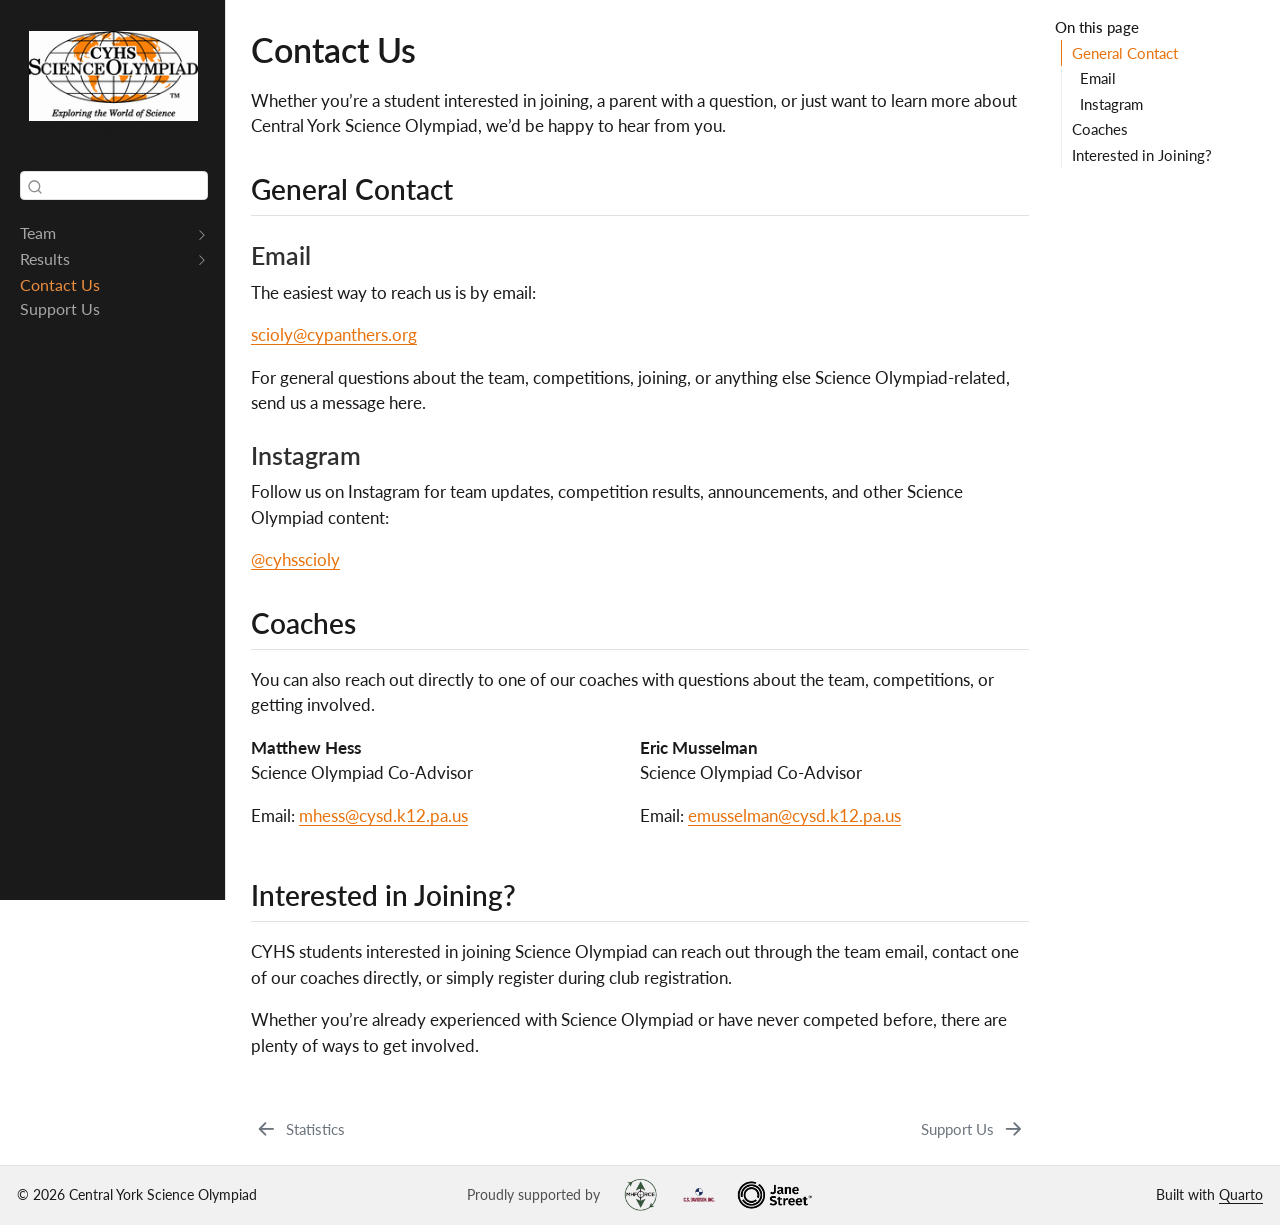
<file: docs/contact.html>
<!DOCTYPE html>
<html xmlns="http://www.w3.org/1999/xhtml" lang="en" xml:lang="en"><head>

<meta charset="utf-8">
<meta name="generator" content="quarto-1.10.18">

<meta name="viewport" content="width=device-width, initial-scale=1.0, user-scalable=yes">


<title>Contact Us – Central York Science Olympiad</title>
<style>
/* Default styles provided by pandoc.
** See https://pandoc.org/MANUAL.html#variables-for-html for config info.
*/
span.smallcaps{font-variant: small-caps;}
div.columns{display: flex; gap: 1.5em;}
div.column{flex: auto;}
@media screen {
div.columns{gap: min(4vw, 1.5em);}
div.column{overflow-x: auto;}
}
div.hanging-indent{margin-left: 1.5em; text-indent: -1.5em;}
ul.task-list{list-style: none;}
ul.task-list li input[type="checkbox"] {
  width: 0.8em;
  margin: 0 0.8em 0.2em -1em; /* quarto-specific, see https://github.com/quarto-dev/quarto-cli/issues/4556 */ 
  vertical-align: middle;
}
</style>


<script src="site_libs/quarto-nav/quarto-nav.js"></script>
<script src="site_libs/clipboard/clipboard.min.js"></script>
<script src="site_libs/quarto-search/autocomplete.umd.js"></script>
<script src="site_libs/quarto-search/fuse.min.js"></script>
<script src="site_libs/quarto-search/quarto-search.js"></script>
<meta name="quarto:offset" content="./">
<link href="./sponsor.html" rel="next">
<link href="./stats.html" rel="prev">
<link href="./images/CYHSso.png" rel="icon" type="image/png">
<script src="site_libs/quarto-html/quarto.js" type="module"></script>
<script src="site_libs/quarto-html/tabsets/tabsets.js" type="module"></script>
<script src="site_libs/quarto-html/popper.min.js"></script>
<script src="site_libs/quarto-html/tippy.umd.min.js"></script>
<script src="site_libs/quarto-html/anchor.min.js"></script>
<link href="site_libs/quarto-html/tippy.css" rel="stylesheet">
<link href="site_libs/quarto-html/quarto-syntax-highlighting-64a204ab8560d761af7679ceaba22944.css" rel="stylesheet" id="quarto-text-highlighting-styles">
<script src="site_libs/bootstrap/bootstrap.min.js"></script>
<link href="site_libs/bootstrap/bootstrap-icons.css" rel="stylesheet">
<link href="site_libs/bootstrap/bootstrap-62d48caa6c295b43a1e23076554eb424.min.css" rel="stylesheet" append-hash="true" id="quarto-bootstrap" data-mode="light">
<script id="quarto-search-options" type="application/json">{
  "location": "sidebar",
  "copy-button": false,
  "collapse-after": 3,
  "panel-placement": "start",
  "type": "textbox",
  "limit": 50,
  "keyboard-shortcut": [
    "f",
    "/",
    "s"
  ],
  "show-item-context": false,
  "language": {
    "search-no-results-text": "No results",
    "search-matching-documents-text": "matching documents",
    "search-copy-link-title": "Copy link to search",
    "search-hide-matches-text": "Hide additional matches",
    "search-more-match-text": "more match in this document",
    "search-more-matches-text": "more matches in this document",
    "search-clear-button-title": "Clear",
    "search-text-placeholder": "",
    "search-detached-cancel-button-title": "Cancel",
    "search-submit-button-title": "Submit",
    "search-label": "Search"
  }
}</script>


</head>

<body class="nav-sidebar docked quarto-light">

<div id="quarto-search-results"></div>
  <header id="quarto-header" class="headroom fixed-top">
  <nav class="quarto-secondary-nav">
    <div class="container-fluid d-flex">
      <button type="button" class="quarto-btn-toggle btn" data-bs-toggle="collapse" role="button" data-bs-target=".quarto-sidebar-collapse-item" aria-controls="quarto-sidebar" aria-expanded="false" aria-label="Toggle sidebar navigation" onclick="if (window.quartoToggleHeadroom) { window.quartoToggleHeadroom(); }">
        <i class="bi bi-layout-text-sidebar-reverse"></i>
      </button>
        <nav class="quarto-page-breadcrumbs" aria-label="breadcrumb"><ol class="breadcrumb"><li class="breadcrumb-item"><a href="./contact.html">Contact Us</a></li></ol></nav>
        <a class="flex-grow-1" role="navigation" data-bs-toggle="collapse" data-bs-target=".quarto-sidebar-collapse-item" aria-controls="quarto-sidebar" aria-expanded="false" aria-label="Toggle sidebar navigation" onclick="if (window.quartoToggleHeadroom) { window.quartoToggleHeadroom(); }">      
        </a>
      <button type="button" class="btn quarto-search-button" aria-label="Search" onclick="window.quartoOpenSearch();">
        <i class="bi bi-search"></i>
      </button>
    </div>
  </nav>
</header>
<!-- content -->
<div id="quarto-content" class="quarto-container page-columns page-rows-contents page-layout-article">
<!-- sidebar -->
  <nav id="quarto-sidebar" class="sidebar collapse collapse-horizontal quarto-sidebar-collapse-item sidebar-navigation docked overflow-auto">
    <div class="pt-lg-2 mt-2 text-center sidebar-header">
      <a href="./index.html" class="sidebar-logo-link">
      <img src="./images/CYHSso.png" alt="Central York Science Olympiad logo" class="sidebar-logo light-content py-0 d-lg-inline d-none">
      <img src="./images/CYHSso.png" alt="Central York Science Olympiad logo" class="sidebar-logo dark-content py-0 d-lg-inline d-none">
      </a>
      <div class="sidebar-tools-main">
    <a href="https://www.instagram.com/cyhsscioly/" title="" class="quarto-navigation-tool px-1" aria-label=""><i class="bi bi-instagram"></i></a>
    <a href="mailto:scioly@cypanthers.org" title="Email" class="quarto-navigation-tool px-1" aria-label="Email"><i class="bi bi-envelope-fill"></i></a>
</div>
      </div>
        <div class="mt-2 flex-shrink-0 align-items-center">
        <div class="sidebar-search">
        <div id="quarto-search" class="" title="Search"></div>
        </div>
        </div>
    <div class="sidebar-menu-container"> 
    <ul class="list-unstyled mt-1">
        <li class="sidebar-item sidebar-item-section">
      <div class="sidebar-item-container"> 
            <a class="sidebar-item-text sidebar-link text-start collapsed" data-bs-toggle="collapse" data-bs-target="#quarto-sidebar-section-1" role="navigation" aria-expanded="false">
 <span class="menu-text">Team</span></a>
          <a class="sidebar-item-toggle text-start collapsed" data-bs-toggle="collapse" data-bs-target="#quarto-sidebar-section-1" role="navigation" aria-expanded="false" aria-label="Toggle section">
            <i class="bi bi-chevron-right ms-2"></i>
          </a> 
      </div>
      <ul id="quarto-sidebar-section-1" class="collapse list-unstyled sidebar-section depth1 ">  
          <li class="sidebar-item">
  <div class="sidebar-item-container"> 
  <a href="./index.html" class="sidebar-item-text sidebar-link">
 <span class="menu-text">Home</span></a>
  </div>
</li>
          <li class="sidebar-item">
  <div class="sidebar-item-container"> 
  <a href="./about.html" class="sidebar-item-text sidebar-link">
 <span class="menu-text">About Us</span></a>
  </div>
</li>
          <li class="sidebar-item">
  <div class="sidebar-item-container"> 
  <a href="./news.html" class="sidebar-item-text sidebar-link">
 <span class="menu-text">News Feed</span></a>
  </div>
</li>
      </ul>
  </li>
        <li class="sidebar-item sidebar-item-section">
      <div class="sidebar-item-container"> 
            <a class="sidebar-item-text sidebar-link text-start collapsed" data-bs-toggle="collapse" data-bs-target="#quarto-sidebar-section-2" role="navigation" aria-expanded="false">
 <span class="menu-text">Results</span></a>
          <a class="sidebar-item-toggle text-start collapsed" data-bs-toggle="collapse" data-bs-target="#quarto-sidebar-section-2" role="navigation" aria-expanded="false" aria-label="Toggle section">
            <i class="bi bi-chevron-right ms-2"></i>
          </a> 
      </div>
      <ul id="quarto-sidebar-section-2" class="collapse list-unstyled sidebar-section depth1 ">  
          <li class="sidebar-item">
  <div class="sidebar-item-container"> 
  <a href="./schedule.html" class="sidebar-item-text sidebar-link">
 <span class="menu-text">Schedule</span></a>
  </div>
</li>
          <li class="sidebar-item">
  <div class="sidebar-item-container"> 
  <a href="./stats.html" class="sidebar-item-text sidebar-link">
 <span class="menu-text">Statistics</span></a>
  </div>
</li>
      </ul>
  </li>
        <li class="sidebar-item">
  <div class="sidebar-item-container"> 
  <a href="./contact.html" class="sidebar-item-text sidebar-link active">
 <span class="menu-text">Contact Us</span></a>
  </div>
</li>
        <li class="sidebar-item">
  <div class="sidebar-item-container"> 
  <a href="./sponsor.html" class="sidebar-item-text sidebar-link">
 <span class="menu-text">Support Us</span></a>
  </div>
</li>
    </ul>
    </div>
</nav>
<div id="quarto-sidebar-glass" class="quarto-sidebar-collapse-item" data-bs-toggle="collapse" data-bs-target=".quarto-sidebar-collapse-item"></div>
<!-- margin-sidebar -->
    <div id="quarto-margin-sidebar" class="sidebar margin-sidebar">
        <nav id="TOC" role="doc-toc" class="toc-active">
    <h2 id="toc-title">On this page</h2>
   
  <ul>
  <li><a href="#general-contact" id="toc-general-contact" class="nav-link active" data-scroll-target="#general-contact">General Contact</a>
  <ul class="collapse">
  <li><a href="#email" id="toc-email" class="nav-link" data-scroll-target="#email">Email</a></li>
  <li><a href="#instagram" id="toc-instagram" class="nav-link" data-scroll-target="#instagram">Instagram</a></li>
  </ul></li>
  <li><a href="#coaches" id="toc-coaches" class="nav-link" data-scroll-target="#coaches">Coaches</a></li>
  <li><a href="#interested-in-joining" id="toc-interested-in-joining" class="nav-link" data-scroll-target="#interested-in-joining">Interested in Joining?</a></li>
  </ul>
</nav>
    </div>
<!-- main -->
<main class="content" id="quarto-document-content">

<header id="title-block-header" class="quarto-title-block default">
<div class="quarto-title">
<h1 class="title">Contact Us</h1>
</div>



<div class="quarto-title-meta">

    
  
    
  </div>
  


</header>


<p>Whether you’re a student interested in joining, a parent with a question, or just want to learn more about Central York Science Olympiad, we’d be happy to hear from you.</p>
<section id="general-contact" class="level2">
<h2 class="anchored" data-anchor-id="general-contact">General Contact</h2>
<section id="email" class="level3">
<h3 class="anchored" data-anchor-id="email">Email</h3>
<p>The easiest way to reach us is by email:</p>
<p><strong><a href="mailto:scioly@cypanthers.org">scioly@cypanthers.org</a></strong></p>
<p>For general questions about the team, competitions, joining, or anything else Science Olympiad-related, send us a message here.</p>
</section>
<section id="instagram" class="level3">
<h3 class="anchored" data-anchor-id="instagram">Instagram</h3>
<p>Follow us on Instagram for team updates, competition results, announcements, and other Science Olympiad content:</p>
<p><strong><a href="https://www.instagram.com/cyhsscioly/"><span class="citation" data-cites="cyhsscioly">@cyhsscioly</span></a></strong></p>
</section>
</section>
<section id="coaches" class="level2">
<h2 class="anchored" data-anchor-id="coaches">Coaches</h2>
<p>You can also reach out directly to one of our coaches with questions about the team, competitions, or getting involved.</p>
<div class="columns">
<div class="column" style="width:50%;">
<p><strong>Matthew Hess</strong><br>
Science Olympiad Co-Advisor</p>
<p>Email: <strong><a href="mailto:mhess@cysd.k12.pa.us">mhess@cysd.k12.pa.us</a></strong></p>
</div><div class="column" style="width:50%;">
<p><strong>Eric Musselman</strong><br>
Science Olympiad Co-Advisor</p>
<p>Email: <strong><a href="mailto:emusselman@cysd.k12.pa.us">emusselman@cysd.k12.pa.us</a></strong></p>
</div>
</div>
</section>
<section id="interested-in-joining" class="level2">
<h2 class="anchored" data-anchor-id="interested-in-joining">Interested in Joining?</h2>
<p>CYHS students interested in joining Science Olympiad can reach out through the team email, contact one of our coaches directly, or simply register during club registration.</p>
<p>Whether you’re already experienced with Science Olympiad or have never competed before, there are plenty of ways to get involved.</p>


</section>

</main> <!-- /main -->
<script id="quarto-html-after-body" type="application/javascript">
  window.document.addEventListener("DOMContentLoaded", function (event) {
    const icon = "";
    const anchorJS = new window.AnchorJS();
    anchorJS.options = {
      placement: 'right',
      icon: icon
    };
    anchorJS.add('.anchored');
    const isCodeAnnotation = (el) => {
      for (const clz of el.classList) {
        if (clz.startsWith('code-annotation-')) {                     
          return true;
        }
      }
      return false;
    }
    const onCopySuccess = function(e) {
      // button target
      const button = e.trigger;
      // don't keep focus
      button.blur();
      // flash "checked"
      button.classList.add('code-copy-button-checked');
      var currentTitle = button.getAttribute("title");
      button.setAttribute("title", "Copied!");
      let tooltip;
      if (window.bootstrap) {
        button.setAttribute("data-bs-toggle", "tooltip");
        button.setAttribute("data-bs-placement", "left");
        button.setAttribute("data-bs-title", "Copied!");
        tooltip = new bootstrap.Tooltip(button, 
          { trigger: "manual", 
            customClass: "code-copy-button-tooltip",
            offset: [0, -8]});
        tooltip.show();    
      }
      setTimeout(function() {
        if (tooltip) {
          tooltip.hide();
          button.removeAttribute("data-bs-title");
          button.removeAttribute("data-bs-toggle");
          button.removeAttribute("data-bs-placement");
        }
        button.setAttribute("title", currentTitle);
        button.classList.remove('code-copy-button-checked');
      }, 1000);
      // clear code selection
      e.clearSelection();
    }
    const getTextToCopy = function(trigger) {
      const outerScaffold = trigger.parentElement.cloneNode(true);
      const codeEl = outerScaffold.querySelector('code');
      for (const childEl of codeEl.children) {
        if (isCodeAnnotation(childEl)) {
          childEl.remove();
        }
      }
      return codeEl.innerText;
    }
    const clipboard = new window.ClipboardJS('.code-copy-button:not([data-in-quarto-modal])', {
      text: getTextToCopy
    });
    clipboard.on('success', onCopySuccess);
    if (window.document.getElementById('quarto-embedded-source-code-modal')) {
      const clipboardModal = new window.ClipboardJS('.code-copy-button[data-in-quarto-modal]', {
        text: getTextToCopy,
        container: window.document.getElementById('quarto-embedded-source-code-modal')
      });
      clipboardModal.on('success', onCopySuccess);
    }
      var localhostRegex = new RegExp(/^(?:http|https):\/\/localhost\:?[0-9]*\//);
      var mailtoRegex = new RegExp(/^mailto:/);
        var filterRegex = new RegExp("https:\/\/cyhsscioly\.github\.io\/cyhsscioly\/");
      var isInternal = (href) => {
          return filterRegex.test(href) || localhostRegex.test(href) || mailtoRegex.test(href);
      }
      // Inspect non-navigation links and adorn them if external
     var links = window.document.querySelectorAll('a[href]:not(.nav-link):not(.navbar-brand):not(.toc-action):not(.sidebar-link):not(.sidebar-item-toggle):not(.pagination-link):not(.no-external):not([aria-hidden]):not(.dropdown-item):not(.quarto-navigation-tool):not(.about-link)');
      for (var i=0; i<links.length; i++) {
        const link = links[i];
        if (!isInternal(link.href)) {
          // undo the damage that might have been done by quarto-nav.js in the case of
          // links that we want to consider external
          if (link.dataset.originalHref !== undefined) {
            link.href = link.dataset.originalHref;
          }
            // target, if specified
            link.setAttribute("target", "_blank");
            if (link.getAttribute("rel") === null) {
              link.setAttribute("rel", "noopener");
            }
        }
      }
    function tippyHover(el, contentFn, onTriggerFn, onUntriggerFn) {
      const config = {
        allowHTML: true,
        maxWidth: 500,
        delay: 100,
        arrow: false,
        appendTo: function(el) {
            return el.parentElement;
        },
        interactive: true,
        interactiveBorder: 10,
        theme: 'quarto',
        placement: 'bottom-start',
      };
      if (contentFn) {
        config.content = contentFn;
      }
      if (onTriggerFn) {
        config.onTrigger = onTriggerFn;
      }
      if (onUntriggerFn) {
        config.onUntrigger = onUntriggerFn;
      }
      window.tippy(el, config); 
    }
    const noterefs = window.document.querySelectorAll('a[role="doc-noteref"]');
    for (var i=0; i<noterefs.length; i++) {
      const ref = noterefs[i];
      tippyHover(ref, function() {
        // use id or data attribute instead here
        let href = ref.getAttribute('data-footnote-href') || ref.getAttribute('href');
        try { href = new URL(href).hash; } catch {}
        const id = href.replace(/^#\/?/, "");
        const note = window.document.getElementById(id);
        if (note) {
          return note.innerHTML;
        } else {
          return "";
        }
      });
    }
    const xrefs = window.document.querySelectorAll('a.quarto-xref');
    const processXRef = (id, note) => {
      // Strip column container classes
      const stripColumnClz = (el) => {
        el.classList.remove("page-full", "page-columns");
        if (el.children) {
          for (const child of el.children) {
            stripColumnClz(child);
          }
        }
      }
      stripColumnClz(note)
      if (id === null || id.startsWith('sec-')) {
        // Special case sections, only their first couple elements
        const container = document.createElement("div");
        if (note.children && note.children.length > 2) {
          container.appendChild(note.children[0].cloneNode(true));
          for (let i = 1; i < note.children.length; i++) {
            const child = note.children[i];
            if (child.tagName === "P" && child.innerText === "") {
              continue;
            } else {
              container.appendChild(child.cloneNode(true));
              break;
            }
          }
          if (window.Quarto?.typesetMath) {
            window.Quarto.typesetMath(container);
          }
          return container.innerHTML
        } else {
          if (window.Quarto?.typesetMath) {
            window.Quarto.typesetMath(note);
          }
          return note.innerHTML;
        }
      } else {
        // Remove any anchor links if they are present
        const anchorLink = note.querySelector('a.anchorjs-link');
        if (anchorLink) {
          anchorLink.remove();
        }
        if (window.Quarto?.typesetMath) {
          window.Quarto.typesetMath(note);
        }
        if (note.classList.contains("callout")) {
          return note.outerHTML;
        } else {
          return note.innerHTML;
        }
      }
    }
    for (var i=0; i<xrefs.length; i++) {
      const xref = xrefs[i];
      tippyHover(xref, undefined, function(instance) {
        instance.disable();
        let url = xref.getAttribute('href');
        let hash = undefined; 
        if (url.startsWith('#')) {
          hash = url;
        } else {
          try { hash = new URL(url).hash; } catch {}
        }
        if (hash) {
          const id = hash.replace(/^#\/?/, "");
          const note = window.document.getElementById(id);
          if (note !== null) {
            try {
              const html = processXRef(id, note.cloneNode(true));
              instance.setContent(html);
            } finally {
              instance.enable();
              instance.show();
            }
          } else {
            // See if we can fetch this
            fetch(url.split('#')[0])
            .then(res => res.text())
            .then(html => {
              const parser = new DOMParser();
              const htmlDoc = parser.parseFromString(html, "text/html");
              const note = htmlDoc.getElementById(id);
              if (note !== null) {
                const html = processXRef(id, note);
                instance.setContent(html);
              } 
            }).finally(() => {
              instance.enable();
              instance.show();
            });
          }
        } else {
          // See if we can fetch a full url (with no hash to target)
          // This is a special case and we should probably do some content thinning / targeting
          fetch(url)
          .then(res => res.text())
          .then(html => {
            const parser = new DOMParser();
            const htmlDoc = parser.parseFromString(html, "text/html");
            const note = htmlDoc.querySelector('main.content');
            if (note !== null) {
              // This should only happen for chapter cross references
              // (since there is no id in the URL)
              // remove the first header
              if (note.children.length > 0 && note.children[0].tagName === "HEADER") {
                note.children[0].remove();
              }
              const html = processXRef(null, note);
              instance.setContent(html);
            } 
          }).finally(() => {
            instance.enable();
            instance.show();
          });
        }
      }, function(instance) {
      });
    }
        let selectedAnnoteEl;
        const selectorForAnnotation = ( cell, annotation) => {
          let cellAttr = 'data-code-cell="' + cell + '"';
          let lineAttr = 'data-code-annotation="' +  annotation + '"';
          const selector = 'span[' + cellAttr + '][' + lineAttr + ']';
          return selector;
        }
        const selectCodeLines = (annoteEl) => {
          const doc = window.document;
          const targetCell = annoteEl.getAttribute("data-target-cell");
          const targetAnnotation = annoteEl.getAttribute("data-target-annotation");
          const annoteSpan = window.document.querySelector(selectorForAnnotation(targetCell, targetAnnotation));
          const lines = annoteSpan.getAttribute("data-code-lines").split(",");
          const lineIds = lines.map((line) => {
            return targetCell + "-" + line;
          })
          let top = null;
          let height = null;
          let parent = null;
          if (lineIds.length > 0) {
              //compute the position of the single el (top and bottom and make a div)
              const el = window.document.getElementById(lineIds[0]);
              top = el.offsetTop;
              height = el.offsetHeight;
              parent = el.parentElement.parentElement;
            if (lineIds.length > 1) {
              const lastEl = window.document.getElementById(lineIds[lineIds.length - 1]);
              const bottom = lastEl.offsetTop + lastEl.offsetHeight;
              height = bottom - top;
            }
            if (top !== null && height !== null && parent !== null) {
              // cook up a div (if necessary) and position it 
              let div = window.document.getElementById("code-annotation-line-highlight");
              if (div === null) {
                div = window.document.createElement("div");
                div.setAttribute("id", "code-annotation-line-highlight");
                div.style.position = 'absolute';
                parent.appendChild(div);
              }
              div.style.top = top - 2 + "px";
              div.style.height = height + 4 + "px";
              div.style.left = 0;
              let gutterDiv = window.document.getElementById("code-annotation-line-highlight-gutter");
              if (gutterDiv === null) {
                gutterDiv = window.document.createElement("div");
                gutterDiv.setAttribute("id", "code-annotation-line-highlight-gutter");
                gutterDiv.style.position = 'absolute';
                const codeCell = window.document.getElementById(targetCell);
                const gutter = codeCell.querySelector('.code-annotation-gutter');
                gutter.appendChild(gutterDiv);
              }
              gutterDiv.style.top = top - 2 + "px";
              gutterDiv.style.height = height + 4 + "px";
            }
            selectedAnnoteEl = annoteEl;
          }
        };
        const unselectCodeLines = () => {
          const elementsIds = ["code-annotation-line-highlight", "code-annotation-line-highlight-gutter"];
          elementsIds.forEach((elId) => {
            const div = window.document.getElementById(elId);
            if (div) {
              div.remove();
            }
          });
          selectedAnnoteEl = undefined;
        };
          // Handle positioning of the toggle
      window.addEventListener(
        "resize",
        throttle(() => {
          elRect = undefined;
          if (selectedAnnoteEl) {
            selectCodeLines(selectedAnnoteEl);
          }
        }, 10)
      );
      function throttle(fn, ms) {
      let throttle = false;
      let timer;
        return (...args) => {
          if(!throttle) { // first call gets through
              fn.apply(this, args);
              throttle = true;
          } else { // all the others get throttled
              if(timer) clearTimeout(timer); // cancel #2
              timer = setTimeout(() => {
                fn.apply(this, args);
                timer = throttle = false;
              }, ms);
          }
        };
      }
        // Attach click handler to the DT
        const annoteDls = window.document.querySelectorAll('dt[data-target-cell]');
        for (const annoteDlNode of annoteDls) {
          annoteDlNode.addEventListener('click', (event) => {
            const clickedEl = event.target;
            if (clickedEl !== selectedAnnoteEl) {
              unselectCodeLines();
              const activeEl = window.document.querySelector('dt[data-target-cell].code-annotation-active');
              if (activeEl) {
                activeEl.classList.remove('code-annotation-active');
              }
              selectCodeLines(clickedEl);
              clickedEl.classList.add('code-annotation-active');
            } else {
              // Unselect the line
              unselectCodeLines();
              clickedEl.classList.remove('code-annotation-active');
            }
          });
        }
    const findCites = (el) => {
      const parentEl = el.parentElement;
      if (parentEl) {
        const cites = parentEl.dataset.cites;
        if (cites) {
          return {
            el,
            cites: cites.split(' ')
          };
        } else {
          return findCites(el.parentElement)
        }
      } else {
        return undefined;
      }
    };
    var bibliorefs = window.document.querySelectorAll('a[role="doc-biblioref"]');
    for (var i=0; i<bibliorefs.length; i++) {
      const ref = bibliorefs[i];
      const citeInfo = findCites(ref);
      if (citeInfo) {
        tippyHover(citeInfo.el, function() {
          var popup = window.document.createElement('div');
          citeInfo.cites.forEach(function(cite) {
            var citeDiv = window.document.createElement('div');
            citeDiv.classList.add('hanging-indent');
            citeDiv.classList.add('csl-entry');
            var biblioDiv = window.document.getElementById('ref-' + cite);
            if (biblioDiv) {
              citeDiv.innerHTML = biblioDiv.innerHTML;
            }
            popup.appendChild(citeDiv);
          });
          return popup.innerHTML;
        });
      }
    }
  });
  </script>
<nav class="page-navigation">
  <div class="nav-page nav-page-previous">
      <a href="./stats.html" class="pagination-link" aria-label="Statistics">
        <i class="bi bi-arrow-left-short"></i> <span class="nav-page-text">Statistics</span>
      </a>          
  </div>
  <div class="nav-page nav-page-next">
      <a href="./sponsor.html" class="pagination-link" aria-label="Support Us">
        <span class="nav-page-text">Support Us</span> <i class="bi bi-arrow-right-short"></i>
      </a>
  </div>
</nav>
</div> <!-- /content -->
<footer class="footer">
  <div class="nav-footer">
    <div class="nav-footer-left">
<p>© 2026 Central York Science Olympiad</p>
</div>   
    <div class="nav-footer-center">
      <ul class="footer-items list-unstyled">
    <li class="nav-item">
 <div class="footer-sponsors">
   <span>Proudly supported by</span>
   <a href="https://mhforce.com/" aria-label="Morehouse Instrument Company">
     <img src="images/Morehouse.png" alt="Morehouse Instrument Company">
  </a>
   <a href="https://www.csdavidson.com/" aria-label="C.S. Davidson, Inc.">
     <img src="images/cs-davidson.png" alt="C.S. Davidson, Inc.">
  </a>
  <a href="https://www.janestreet.com/" aria-label="Jane Street">
    <img src="images/jane-street.png" alt="Jane Street">
  </a>
</div>
  </li>  
</ul>
    </div>
    <div class="nav-footer-right">
<p>Built with <a href="https://quarto.org">Quarto</a></p>
</div>
  </div>
</footer>




</body></html>
</file>
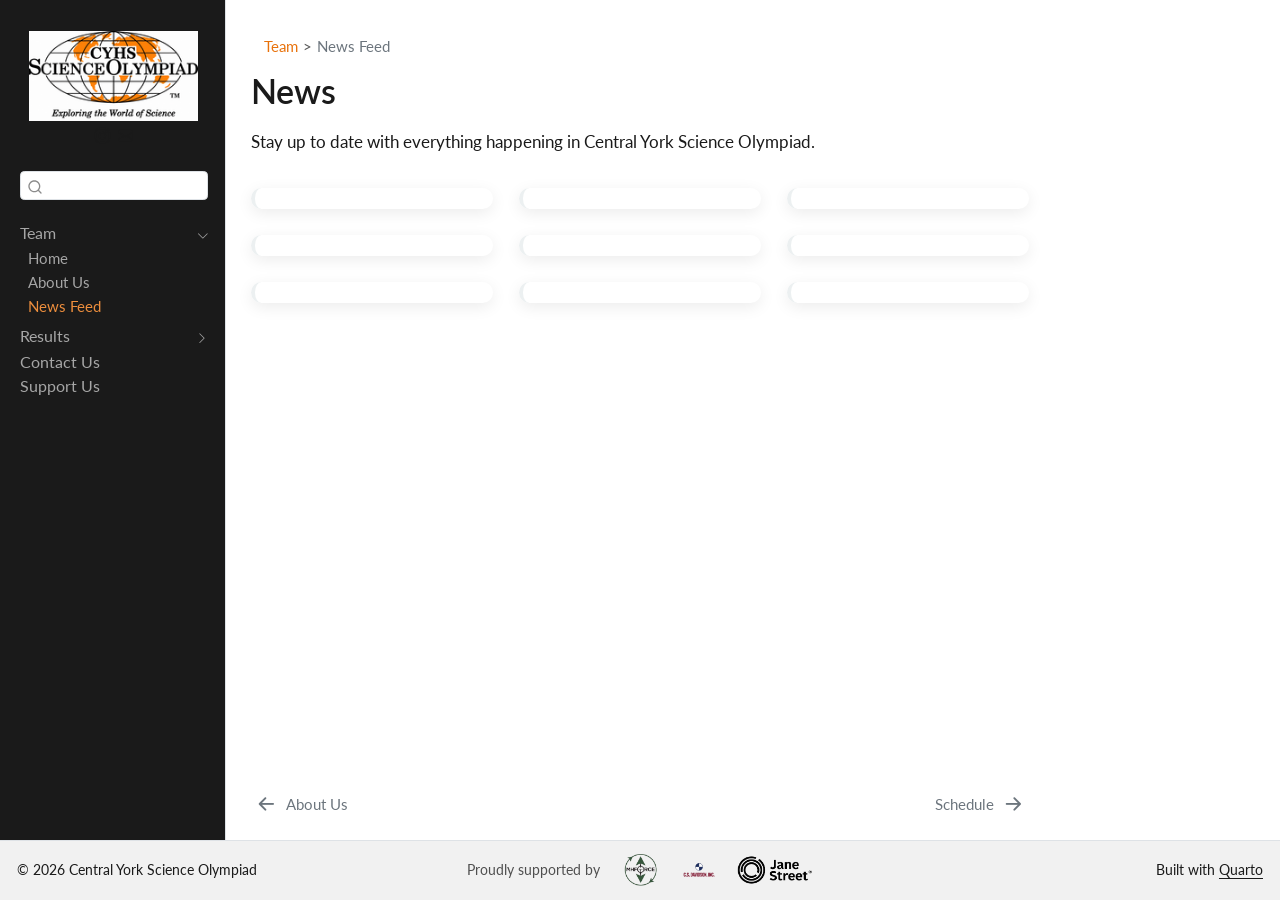
<file: docs/news.html>
<!DOCTYPE html>
<html xmlns="http://www.w3.org/1999/xhtml" lang="en" xml:lang="en"><head>

<meta charset="utf-8">
<meta name="generator" content="quarto-1.10.18">

<meta name="viewport" content="width=device-width, initial-scale=1.0, user-scalable=yes">


<title>News – Central York Science Olympiad</title>
<style>
/* Default styles provided by pandoc.
** See https://pandoc.org/MANUAL.html#variables-for-html for config info.
*/
span.smallcaps{font-variant: small-caps;}
div.columns{display: flex; gap: 1.5em;}
div.column{flex: auto;}
@media screen {
div.columns{gap: min(4vw, 1.5em);}
div.column{overflow-x: auto;}
}
div.hanging-indent{margin-left: 1.5em; text-indent: -1.5em;}
ul.task-list{list-style: none;}
ul.task-list li input[type="checkbox"] {
  width: 0.8em;
  margin: 0 0.8em 0.2em -1em; /* quarto-specific, see https://github.com/quarto-dev/quarto-cli/issues/4556 */ 
  vertical-align: middle;
}
</style>


<script src="site_libs/quarto-nav/quarto-nav.js"></script>
<script src="site_libs/clipboard/clipboard.min.js"></script>
<script src="site_libs/quarto-search/autocomplete.umd.js"></script>
<script src="site_libs/quarto-search/fuse.min.js"></script>
<script src="site_libs/quarto-search/quarto-search.js"></script>
<meta name="quarto:offset" content="./">
<link href="./schedule.html" rel="next">
<link href="./about.html" rel="prev">
<link href="./images/CYHSso.png" rel="icon" type="image/png">
<script src="site_libs/quarto-html/quarto.js" type="module"></script>
<script src="site_libs/quarto-html/tabsets/tabsets.js" type="module"></script>
<script src="site_libs/quarto-html/popper.min.js"></script>
<script src="site_libs/quarto-html/tippy.umd.min.js"></script>
<script src="site_libs/quarto-html/anchor.min.js"></script>
<link href="site_libs/quarto-html/tippy.css" rel="stylesheet">
<link href="site_libs/quarto-html/quarto-syntax-highlighting-64a204ab8560d761af7679ceaba22944.css" rel="stylesheet" id="quarto-text-highlighting-styles">
<script src="site_libs/bootstrap/bootstrap.min.js"></script>
<link href="site_libs/bootstrap/bootstrap-icons.css" rel="stylesheet">
<link href="site_libs/bootstrap/bootstrap-62d48caa6c295b43a1e23076554eb424.min.css" rel="stylesheet" append-hash="true" id="quarto-bootstrap" data-mode="light">
<script id="quarto-search-options" type="application/json">{
  "location": "sidebar",
  "copy-button": false,
  "collapse-after": 3,
  "panel-placement": "start",
  "type": "textbox",
  "limit": 50,
  "keyboard-shortcut": [
    "f",
    "/",
    "s"
  ],
  "show-item-context": false,
  "language": {
    "search-no-results-text": "No results",
    "search-matching-documents-text": "matching documents",
    "search-copy-link-title": "Copy link to search",
    "search-hide-matches-text": "Hide additional matches",
    "search-more-match-text": "more match in this document",
    "search-more-matches-text": "more matches in this document",
    "search-clear-button-title": "Clear",
    "search-text-placeholder": "",
    "search-detached-cancel-button-title": "Cancel",
    "search-submit-button-title": "Submit",
    "search-label": "Search"
  }
}</script>


</head>

<body class="nav-sidebar docked quarto-light">

<div id="quarto-search-results"></div>
  <header id="quarto-header" class="headroom fixed-top">
  <nav class="quarto-secondary-nav">
    <div class="container-fluid d-flex">
      <button type="button" class="quarto-btn-toggle btn" data-bs-toggle="collapse" role="button" data-bs-target=".quarto-sidebar-collapse-item" aria-controls="quarto-sidebar" aria-expanded="false" aria-label="Toggle sidebar navigation" onclick="if (window.quartoToggleHeadroom) { window.quartoToggleHeadroom(); }">
        <i class="bi bi-layout-text-sidebar-reverse"></i>
      </button>
        <nav class="quarto-page-breadcrumbs" aria-label="breadcrumb"><ol class="breadcrumb"><li class="breadcrumb-item"><a href="./index.html">Team</a></li><li class="breadcrumb-item"><a href="./news.html">News Feed</a></li></ol></nav>
        <a class="flex-grow-1" role="navigation" data-bs-toggle="collapse" data-bs-target=".quarto-sidebar-collapse-item" aria-controls="quarto-sidebar" aria-expanded="false" aria-label="Toggle sidebar navigation" onclick="if (window.quartoToggleHeadroom) { window.quartoToggleHeadroom(); }">      
        </a>
      <button type="button" class="btn quarto-search-button" aria-label="Search" onclick="window.quartoOpenSearch();">
        <i class="bi bi-search"></i>
      </button>
    </div>
  </nav>
</header>
<!-- content -->
<div id="quarto-content" class="quarto-container page-columns page-rows-contents page-layout-article">
<!-- sidebar -->
  <nav id="quarto-sidebar" class="sidebar collapse collapse-horizontal quarto-sidebar-collapse-item sidebar-navigation docked overflow-auto">
    <div class="pt-lg-2 mt-2 text-center sidebar-header">
      <a href="./index.html" class="sidebar-logo-link">
      <img src="./images/CYHSso.png" alt="Central York Science Olympiad logo" class="sidebar-logo light-content py-0 d-lg-inline d-none">
      <img src="./images/CYHSso.png" alt="Central York Science Olympiad logo" class="sidebar-logo dark-content py-0 d-lg-inline d-none">
      </a>
      <div class="sidebar-tools-main">
    <a href="https://www.instagram.com/cyhsscioly/" title="" class="quarto-navigation-tool px-1" aria-label=""><i class="bi bi-instagram"></i></a>
    <a href="mailto:scioly@cypanthers.org" title="Email" class="quarto-navigation-tool px-1" aria-label="Email"><i class="bi bi-envelope-fill"></i></a>
</div>
      </div>
        <div class="mt-2 flex-shrink-0 align-items-center">
        <div class="sidebar-search">
        <div id="quarto-search" class="" title="Search"></div>
        </div>
        </div>
    <div class="sidebar-menu-container"> 
    <ul class="list-unstyled mt-1">
        <li class="sidebar-item sidebar-item-section">
      <div class="sidebar-item-container"> 
            <a class="sidebar-item-text sidebar-link text-start" data-bs-toggle="collapse" data-bs-target="#quarto-sidebar-section-1" role="navigation" aria-expanded="true">
 <span class="menu-text">Team</span></a>
          <a class="sidebar-item-toggle text-start" data-bs-toggle="collapse" data-bs-target="#quarto-sidebar-section-1" role="navigation" aria-expanded="true" aria-label="Toggle section">
            <i class="bi bi-chevron-right ms-2"></i>
          </a> 
      </div>
      <ul id="quarto-sidebar-section-1" class="collapse list-unstyled sidebar-section depth1 show">  
          <li class="sidebar-item">
  <div class="sidebar-item-container"> 
  <a href="./index.html" class="sidebar-item-text sidebar-link">
 <span class="menu-text">Home</span></a>
  </div>
</li>
          <li class="sidebar-item">
  <div class="sidebar-item-container"> 
  <a href="./about.html" class="sidebar-item-text sidebar-link">
 <span class="menu-text">About Us</span></a>
  </div>
</li>
          <li class="sidebar-item">
  <div class="sidebar-item-container"> 
  <a href="./news.html" class="sidebar-item-text sidebar-link active">
 <span class="menu-text">News Feed</span></a>
  </div>
</li>
      </ul>
  </li>
        <li class="sidebar-item sidebar-item-section">
      <div class="sidebar-item-container"> 
            <a class="sidebar-item-text sidebar-link text-start collapsed" data-bs-toggle="collapse" data-bs-target="#quarto-sidebar-section-2" role="navigation" aria-expanded="false">
 <span class="menu-text">Results</span></a>
          <a class="sidebar-item-toggle text-start collapsed" data-bs-toggle="collapse" data-bs-target="#quarto-sidebar-section-2" role="navigation" aria-expanded="false" aria-label="Toggle section">
            <i class="bi bi-chevron-right ms-2"></i>
          </a> 
      </div>
      <ul id="quarto-sidebar-section-2" class="collapse list-unstyled sidebar-section depth1 ">  
          <li class="sidebar-item">
  <div class="sidebar-item-container"> 
  <a href="./schedule.html" class="sidebar-item-text sidebar-link">
 <span class="menu-text">Schedule</span></a>
  </div>
</li>
          <li class="sidebar-item">
  <div class="sidebar-item-container"> 
  <a href="./stats.html" class="sidebar-item-text sidebar-link">
 <span class="menu-text">Statistics</span></a>
  </div>
</li>
      </ul>
  </li>
        <li class="sidebar-item">
  <div class="sidebar-item-container"> 
  <a href="./contact.html" class="sidebar-item-text sidebar-link">
 <span class="menu-text">Contact Us</span></a>
  </div>
</li>
        <li class="sidebar-item">
  <div class="sidebar-item-container"> 
  <a href="./sponsor.html" class="sidebar-item-text sidebar-link">
 <span class="menu-text">Support Us</span></a>
  </div>
</li>
    </ul>
    </div>
</nav>
<div id="quarto-sidebar-glass" class="quarto-sidebar-collapse-item" data-bs-toggle="collapse" data-bs-target=".quarto-sidebar-collapse-item"></div>
<!-- margin-sidebar -->
    <div id="quarto-margin-sidebar" class="sidebar margin-sidebar zindex-bottom">
        
    </div>
<!-- main -->
<main class="content" id="quarto-document-content">

<header id="title-block-header" class="quarto-title-block default"><nav class="quarto-page-breadcrumbs quarto-title-breadcrumbs d-none d-lg-block" aria-label="breadcrumb"><ol class="breadcrumb"><li class="breadcrumb-item"><a href="./index.html">Team</a></li><li class="breadcrumb-item"><a href="./news.html">News Feed</a></li></ol></nav>
<div class="quarto-title">
<h1 class="title">News</h1>
</div>



<div class="quarto-title-meta">

    
  
    
  </div>
  


</header>


<p>Stay up to date with everything happening in Central York Science Olympiad.</p>
<div class="instagram-grid">

  <div class="instagram-post">
    <blockquote class="instagram-media blockquote" data-instgrm-permalink="https://www.instagram.com/p/DWmHniGllKN/?img_index=1" data-instgrm-version="14">
    </blockquote>
  </div>

  <div class="instagram-post">
    <blockquote class="instagram-media blockquote" data-instgrm-permalink="https://www.instagram.com/p/DTTvSFNkkrF/" data-instgrm-version="14">
    </blockquote>
  </div>

  <div class="instagram-post">
    <blockquote class="instagram-media blockquote" data-instgrm-permalink="https://www.instagram.com/p/DStn9Z3DD0v/" data-instgrm-version="14">
    </blockquote>
  </div>

  <div class="instagram-post">
    <blockquote class="instagram-media blockquote" data-instgrm-permalink="https://www.instagram.com/p/DJjfO6XO5Ch/?img_index=1" data-instgrm-version="14">
    </blockquote>
  </div>

  <div class="instagram-post">
    <blockquote class="instagram-media blockquote" data-instgrm-permalink="https://www.instagram.com/p/DHjPubOOyJw/?img_index=1" data-instgrm-version="14">
    </blockquote>
  </div>

  <div class="instagram-post">
    <blockquote class="instagram-media blockquote" data-instgrm-permalink="https://www.instagram.com/p/DEliVvruruR/" data-instgrm-version="14">
    </blockquote>
  </div>

  <div class="instagram-post">
    <blockquote class="instagram-media blockquote" data-instgrm-permalink="https://www.instagram.com/p/DDlDvSLOowO/?img_index=1" data-instgrm-version="14">
    </blockquote>
  </div>

  <div class="instagram-post">
    <blockquote class="instagram-media blockquote" data-instgrm-permalink="https://www.instagram.com/p/C1sUutVuZ9r/?img_index=1" data-instgrm-version="14">
    </blockquote>
  </div>

  <div class="instagram-post">
    <blockquote class="instagram-media blockquote" data-instgrm-permalink="https://www.instagram.com/p/C07zlm1O_Nh/?img_index=1" data-instgrm-version="14">
    </blockquote>
  </div>

</div>

<script async="" src="https://www.instagram.com/embed.js"></script>

<script>
  window.addEventListener("load", function () {
    if (window.instgrm) {
      window.instgrm.Embeds.process();
    }
  });
</script>



</main> <!-- /main -->
<script id="quarto-html-after-body" type="application/javascript">
  window.document.addEventListener("DOMContentLoaded", function (event) {
    const icon = "";
    const anchorJS = new window.AnchorJS();
    anchorJS.options = {
      placement: 'right',
      icon: icon
    };
    anchorJS.add('.anchored');
    const isCodeAnnotation = (el) => {
      for (const clz of el.classList) {
        if (clz.startsWith('code-annotation-')) {                     
          return true;
        }
      }
      return false;
    }
    const onCopySuccess = function(e) {
      // button target
      const button = e.trigger;
      // don't keep focus
      button.blur();
      // flash "checked"
      button.classList.add('code-copy-button-checked');
      var currentTitle = button.getAttribute("title");
      button.setAttribute("title", "Copied!");
      let tooltip;
      if (window.bootstrap) {
        button.setAttribute("data-bs-toggle", "tooltip");
        button.setAttribute("data-bs-placement", "left");
        button.setAttribute("data-bs-title", "Copied!");
        tooltip = new bootstrap.Tooltip(button, 
          { trigger: "manual", 
            customClass: "code-copy-button-tooltip",
            offset: [0, -8]});
        tooltip.show();    
      }
      setTimeout(function() {
        if (tooltip) {
          tooltip.hide();
          button.removeAttribute("data-bs-title");
          button.removeAttribute("data-bs-toggle");
          button.removeAttribute("data-bs-placement");
        }
        button.setAttribute("title", currentTitle);
        button.classList.remove('code-copy-button-checked');
      }, 1000);
      // clear code selection
      e.clearSelection();
    }
    const getTextToCopy = function(trigger) {
      const outerScaffold = trigger.parentElement.cloneNode(true);
      const codeEl = outerScaffold.querySelector('code');
      for (const childEl of codeEl.children) {
        if (isCodeAnnotation(childEl)) {
          childEl.remove();
        }
      }
      return codeEl.innerText;
    }
    const clipboard = new window.ClipboardJS('.code-copy-button:not([data-in-quarto-modal])', {
      text: getTextToCopy
    });
    clipboard.on('success', onCopySuccess);
    if (window.document.getElementById('quarto-embedded-source-code-modal')) {
      const clipboardModal = new window.ClipboardJS('.code-copy-button[data-in-quarto-modal]', {
        text: getTextToCopy,
        container: window.document.getElementById('quarto-embedded-source-code-modal')
      });
      clipboardModal.on('success', onCopySuccess);
    }
      var localhostRegex = new RegExp(/^(?:http|https):\/\/localhost\:?[0-9]*\//);
      var mailtoRegex = new RegExp(/^mailto:/);
        var filterRegex = new RegExp("https:\/\/cyhsscioly\.github\.io\/cyhsscioly\/");
      var isInternal = (href) => {
          return filterRegex.test(href) || localhostRegex.test(href) || mailtoRegex.test(href);
      }
      // Inspect non-navigation links and adorn them if external
     var links = window.document.querySelectorAll('a[href]:not(.nav-link):not(.navbar-brand):not(.toc-action):not(.sidebar-link):not(.sidebar-item-toggle):not(.pagination-link):not(.no-external):not([aria-hidden]):not(.dropdown-item):not(.quarto-navigation-tool):not(.about-link)');
      for (var i=0; i<links.length; i++) {
        const link = links[i];
        if (!isInternal(link.href)) {
          // undo the damage that might have been done by quarto-nav.js in the case of
          // links that we want to consider external
          if (link.dataset.originalHref !== undefined) {
            link.href = link.dataset.originalHref;
          }
            // target, if specified
            link.setAttribute("target", "_blank");
            if (link.getAttribute("rel") === null) {
              link.setAttribute("rel", "noopener");
            }
        }
      }
    function tippyHover(el, contentFn, onTriggerFn, onUntriggerFn) {
      const config = {
        allowHTML: true,
        maxWidth: 500,
        delay: 100,
        arrow: false,
        appendTo: function(el) {
            return el.parentElement;
        },
        interactive: true,
        interactiveBorder: 10,
        theme: 'quarto',
        placement: 'bottom-start',
      };
      if (contentFn) {
        config.content = contentFn;
      }
      if (onTriggerFn) {
        config.onTrigger = onTriggerFn;
      }
      if (onUntriggerFn) {
        config.onUntrigger = onUntriggerFn;
      }
      window.tippy(el, config); 
    }
    const noterefs = window.document.querySelectorAll('a[role="doc-noteref"]');
    for (var i=0; i<noterefs.length; i++) {
      const ref = noterefs[i];
      tippyHover(ref, function() {
        // use id or data attribute instead here
        let href = ref.getAttribute('data-footnote-href') || ref.getAttribute('href');
        try { href = new URL(href).hash; } catch {}
        const id = href.replace(/^#\/?/, "");
        const note = window.document.getElementById(id);
        if (note) {
          return note.innerHTML;
        } else {
          return "";
        }
      });
    }
    const xrefs = window.document.querySelectorAll('a.quarto-xref');
    const processXRef = (id, note) => {
      // Strip column container classes
      const stripColumnClz = (el) => {
        el.classList.remove("page-full", "page-columns");
        if (el.children) {
          for (const child of el.children) {
            stripColumnClz(child);
          }
        }
      }
      stripColumnClz(note)
      if (id === null || id.startsWith('sec-')) {
        // Special case sections, only their first couple elements
        const container = document.createElement("div");
        if (note.children && note.children.length > 2) {
          container.appendChild(note.children[0].cloneNode(true));
          for (let i = 1; i < note.children.length; i++) {
            const child = note.children[i];
            if (child.tagName === "P" && child.innerText === "") {
              continue;
            } else {
              container.appendChild(child.cloneNode(true));
              break;
            }
          }
          if (window.Quarto?.typesetMath) {
            window.Quarto.typesetMath(container);
          }
          return container.innerHTML
        } else {
          if (window.Quarto?.typesetMath) {
            window.Quarto.typesetMath(note);
          }
          return note.innerHTML;
        }
      } else {
        // Remove any anchor links if they are present
        const anchorLink = note.querySelector('a.anchorjs-link');
        if (anchorLink) {
          anchorLink.remove();
        }
        if (window.Quarto?.typesetMath) {
          window.Quarto.typesetMath(note);
        }
        if (note.classList.contains("callout")) {
          return note.outerHTML;
        } else {
          return note.innerHTML;
        }
      }
    }
    for (var i=0; i<xrefs.length; i++) {
      const xref = xrefs[i];
      tippyHover(xref, undefined, function(instance) {
        instance.disable();
        let url = xref.getAttribute('href');
        let hash = undefined; 
        if (url.startsWith('#')) {
          hash = url;
        } else {
          try { hash = new URL(url).hash; } catch {}
        }
        if (hash) {
          const id = hash.replace(/^#\/?/, "");
          const note = window.document.getElementById(id);
          if (note !== null) {
            try {
              const html = processXRef(id, note.cloneNode(true));
              instance.setContent(html);
            } finally {
              instance.enable();
              instance.show();
            }
          } else {
            // See if we can fetch this
            fetch(url.split('#')[0])
            .then(res => res.text())
            .then(html => {
              const parser = new DOMParser();
              const htmlDoc = parser.parseFromString(html, "text/html");
              const note = htmlDoc.getElementById(id);
              if (note !== null) {
                const html = processXRef(id, note);
                instance.setContent(html);
              } 
            }).finally(() => {
              instance.enable();
              instance.show();
            });
          }
        } else {
          // See if we can fetch a full url (with no hash to target)
          // This is a special case and we should probably do some content thinning / targeting
          fetch(url)
          .then(res => res.text())
          .then(html => {
            const parser = new DOMParser();
            const htmlDoc = parser.parseFromString(html, "text/html");
            const note = htmlDoc.querySelector('main.content');
            if (note !== null) {
              // This should only happen for chapter cross references
              // (since there is no id in the URL)
              // remove the first header
              if (note.children.length > 0 && note.children[0].tagName === "HEADER") {
                note.children[0].remove();
              }
              const html = processXRef(null, note);
              instance.setContent(html);
            } 
          }).finally(() => {
            instance.enable();
            instance.show();
          });
        }
      }, function(instance) {
      });
    }
        let selectedAnnoteEl;
        const selectorForAnnotation = ( cell, annotation) => {
          let cellAttr = 'data-code-cell="' + cell + '"';
          let lineAttr = 'data-code-annotation="' +  annotation + '"';
          const selector = 'span[' + cellAttr + '][' + lineAttr + ']';
          return selector;
        }
        const selectCodeLines = (annoteEl) => {
          const doc = window.document;
          const targetCell = annoteEl.getAttribute("data-target-cell");
          const targetAnnotation = annoteEl.getAttribute("data-target-annotation");
          const annoteSpan = window.document.querySelector(selectorForAnnotation(targetCell, targetAnnotation));
          const lines = annoteSpan.getAttribute("data-code-lines").split(",");
          const lineIds = lines.map((line) => {
            return targetCell + "-" + line;
          })
          let top = null;
          let height = null;
          let parent = null;
          if (lineIds.length > 0) {
              //compute the position of the single el (top and bottom and make a div)
              const el = window.document.getElementById(lineIds[0]);
              top = el.offsetTop;
              height = el.offsetHeight;
              parent = el.parentElement.parentElement;
            if (lineIds.length > 1) {
              const lastEl = window.document.getElementById(lineIds[lineIds.length - 1]);
              const bottom = lastEl.offsetTop + lastEl.offsetHeight;
              height = bottom - top;
            }
            if (top !== null && height !== null && parent !== null) {
              // cook up a div (if necessary) and position it 
              let div = window.document.getElementById("code-annotation-line-highlight");
              if (div === null) {
                div = window.document.createElement("div");
                div.setAttribute("id", "code-annotation-line-highlight");
                div.style.position = 'absolute';
                parent.appendChild(div);
              }
              div.style.top = top - 2 + "px";
              div.style.height = height + 4 + "px";
              div.style.left = 0;
              let gutterDiv = window.document.getElementById("code-annotation-line-highlight-gutter");
              if (gutterDiv === null) {
                gutterDiv = window.document.createElement("div");
                gutterDiv.setAttribute("id", "code-annotation-line-highlight-gutter");
                gutterDiv.style.position = 'absolute';
                const codeCell = window.document.getElementById(targetCell);
                const gutter = codeCell.querySelector('.code-annotation-gutter');
                gutter.appendChild(gutterDiv);
              }
              gutterDiv.style.top = top - 2 + "px";
              gutterDiv.style.height = height + 4 + "px";
            }
            selectedAnnoteEl = annoteEl;
          }
        };
        const unselectCodeLines = () => {
          const elementsIds = ["code-annotation-line-highlight", "code-annotation-line-highlight-gutter"];
          elementsIds.forEach((elId) => {
            const div = window.document.getElementById(elId);
            if (div) {
              div.remove();
            }
          });
          selectedAnnoteEl = undefined;
        };
          // Handle positioning of the toggle
      window.addEventListener(
        "resize",
        throttle(() => {
          elRect = undefined;
          if (selectedAnnoteEl) {
            selectCodeLines(selectedAnnoteEl);
          }
        }, 10)
      );
      function throttle(fn, ms) {
      let throttle = false;
      let timer;
        return (...args) => {
          if(!throttle) { // first call gets through
              fn.apply(this, args);
              throttle = true;
          } else { // all the others get throttled
              if(timer) clearTimeout(timer); // cancel #2
              timer = setTimeout(() => {
                fn.apply(this, args);
                timer = throttle = false;
              }, ms);
          }
        };
      }
        // Attach click handler to the DT
        const annoteDls = window.document.querySelectorAll('dt[data-target-cell]');
        for (const annoteDlNode of annoteDls) {
          annoteDlNode.addEventListener('click', (event) => {
            const clickedEl = event.target;
            if (clickedEl !== selectedAnnoteEl) {
              unselectCodeLines();
              const activeEl = window.document.querySelector('dt[data-target-cell].code-annotation-active');
              if (activeEl) {
                activeEl.classList.remove('code-annotation-active');
              }
              selectCodeLines(clickedEl);
              clickedEl.classList.add('code-annotation-active');
            } else {
              // Unselect the line
              unselectCodeLines();
              clickedEl.classList.remove('code-annotation-active');
            }
          });
        }
    const findCites = (el) => {
      const parentEl = el.parentElement;
      if (parentEl) {
        const cites = parentEl.dataset.cites;
        if (cites) {
          return {
            el,
            cites: cites.split(' ')
          };
        } else {
          return findCites(el.parentElement)
        }
      } else {
        return undefined;
      }
    };
    var bibliorefs = window.document.querySelectorAll('a[role="doc-biblioref"]');
    for (var i=0; i<bibliorefs.length; i++) {
      const ref = bibliorefs[i];
      const citeInfo = findCites(ref);
      if (citeInfo) {
        tippyHover(citeInfo.el, function() {
          var popup = window.document.createElement('div');
          citeInfo.cites.forEach(function(cite) {
            var citeDiv = window.document.createElement('div');
            citeDiv.classList.add('hanging-indent');
            citeDiv.classList.add('csl-entry');
            var biblioDiv = window.document.getElementById('ref-' + cite);
            if (biblioDiv) {
              citeDiv.innerHTML = biblioDiv.innerHTML;
            }
            popup.appendChild(citeDiv);
          });
          return popup.innerHTML;
        });
      }
    }
  });
  </script>
<nav class="page-navigation">
  <div class="nav-page nav-page-previous">
      <a href="./about.html" class="pagination-link" aria-label="About Us">
        <i class="bi bi-arrow-left-short"></i> <span class="nav-page-text">About Us</span>
      </a>          
  </div>
  <div class="nav-page nav-page-next">
      <a href="./schedule.html" class="pagination-link" aria-label="Schedule">
        <span class="nav-page-text">Schedule</span> <i class="bi bi-arrow-right-short"></i>
      </a>
  </div>
</nav>
</div> <!-- /content -->
<footer class="footer">
  <div class="nav-footer">
    <div class="nav-footer-left">
<p>© 2026 Central York Science Olympiad</p>
</div>   
    <div class="nav-footer-center">
      <ul class="footer-items list-unstyled">
    <li class="nav-item">
 <div class="footer-sponsors">
   <span>Proudly supported by</span>
   <a href="https://mhforce.com/" aria-label="Morehouse Instrument Company">
     <img src="images/Morehouse.png" alt="Morehouse Instrument Company">
  </a>
   <a href="https://www.csdavidson.com/" aria-label="C.S. Davidson, Inc.">
     <img src="images/cs-davidson.png" alt="C.S. Davidson, Inc.">
  </a>
  <a href="https://www.janestreet.com/" aria-label="Jane Street">
    <img src="images/jane-street.png" alt="Jane Street">
  </a>
</div>
  </li>  
</ul>
    </div>
    <div class="nav-footer-right">
<p>Built with <a href="https://quarto.org">Quarto</a></p>
</div>
  </div>
</footer>




</body></html>
</file>
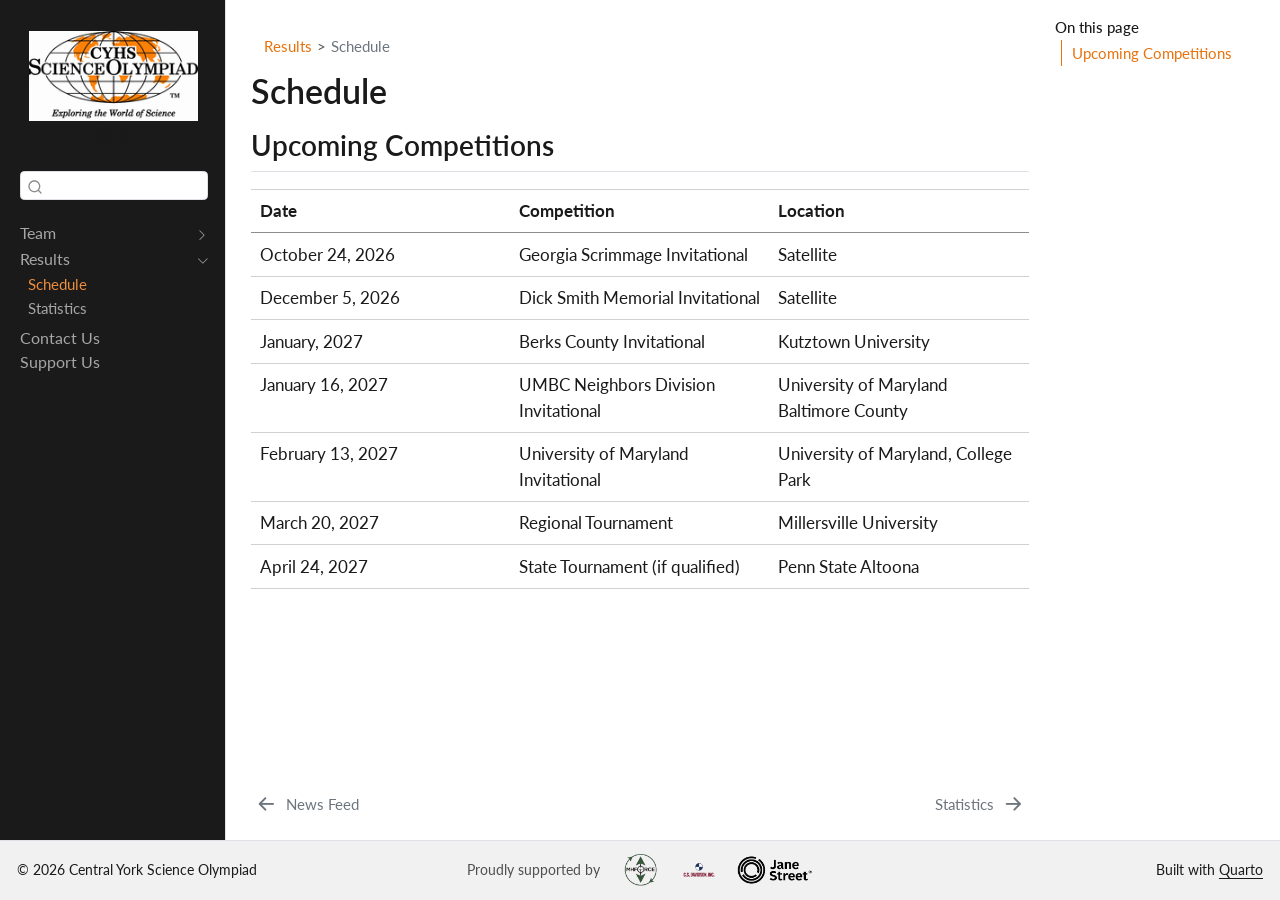
<file: docs/schedule.html>
<!DOCTYPE html>
<html xmlns="http://www.w3.org/1999/xhtml" lang="en" xml:lang="en"><head>

<meta charset="utf-8">
<meta name="generator" content="quarto-1.10.18">

<meta name="viewport" content="width=device-width, initial-scale=1.0, user-scalable=yes">


<title>Schedule – Central York Science Olympiad</title>
<style>
/* Default styles provided by pandoc.
** See https://pandoc.org/MANUAL.html#variables-for-html for config info.
*/
span.smallcaps{font-variant: small-caps;}
div.columns{display: flex; gap: 1.5em;}
div.column{flex: auto;}
@media screen {
div.columns{gap: min(4vw, 1.5em);}
div.column{overflow-x: auto;}
}
div.hanging-indent{margin-left: 1.5em; text-indent: -1.5em;}
ul.task-list{list-style: none;}
ul.task-list li input[type="checkbox"] {
  width: 0.8em;
  margin: 0 0.8em 0.2em -1em; /* quarto-specific, see https://github.com/quarto-dev/quarto-cli/issues/4556 */ 
  vertical-align: middle;
}
</style>


<script src="site_libs/quarto-nav/quarto-nav.js"></script>
<script src="site_libs/clipboard/clipboard.min.js"></script>
<script src="site_libs/quarto-search/autocomplete.umd.js"></script>
<script src="site_libs/quarto-search/fuse.min.js"></script>
<script src="site_libs/quarto-search/quarto-search.js"></script>
<meta name="quarto:offset" content="./">
<link href="./stats.html" rel="next">
<link href="./news.html" rel="prev">
<link href="./images/CYHSso.png" rel="icon" type="image/png">
<script src="site_libs/quarto-html/quarto.js" type="module"></script>
<script src="site_libs/quarto-html/tabsets/tabsets.js" type="module"></script>
<script src="site_libs/quarto-html/popper.min.js"></script>
<script src="site_libs/quarto-html/tippy.umd.min.js"></script>
<script src="site_libs/quarto-html/anchor.min.js"></script>
<link href="site_libs/quarto-html/tippy.css" rel="stylesheet">
<link href="site_libs/quarto-html/quarto-syntax-highlighting-64a204ab8560d761af7679ceaba22944.css" rel="stylesheet" id="quarto-text-highlighting-styles">
<script src="site_libs/bootstrap/bootstrap.min.js"></script>
<link href="site_libs/bootstrap/bootstrap-icons.css" rel="stylesheet">
<link href="site_libs/bootstrap/bootstrap-62d48caa6c295b43a1e23076554eb424.min.css" rel="stylesheet" append-hash="true" id="quarto-bootstrap" data-mode="light">
<script id="quarto-search-options" type="application/json">{
  "location": "sidebar",
  "copy-button": false,
  "collapse-after": 3,
  "panel-placement": "start",
  "type": "textbox",
  "limit": 50,
  "keyboard-shortcut": [
    "f",
    "/",
    "s"
  ],
  "show-item-context": false,
  "language": {
    "search-no-results-text": "No results",
    "search-matching-documents-text": "matching documents",
    "search-copy-link-title": "Copy link to search",
    "search-hide-matches-text": "Hide additional matches",
    "search-more-match-text": "more match in this document",
    "search-more-matches-text": "more matches in this document",
    "search-clear-button-title": "Clear",
    "search-text-placeholder": "",
    "search-detached-cancel-button-title": "Cancel",
    "search-submit-button-title": "Submit",
    "search-label": "Search"
  }
}</script>


</head>

<body class="nav-sidebar docked quarto-light">

<div id="quarto-search-results"></div>
  <header id="quarto-header" class="headroom fixed-top">
  <nav class="quarto-secondary-nav">
    <div class="container-fluid d-flex">
      <button type="button" class="quarto-btn-toggle btn" data-bs-toggle="collapse" role="button" data-bs-target=".quarto-sidebar-collapse-item" aria-controls="quarto-sidebar" aria-expanded="false" aria-label="Toggle sidebar navigation" onclick="if (window.quartoToggleHeadroom) { window.quartoToggleHeadroom(); }">
        <i class="bi bi-layout-text-sidebar-reverse"></i>
      </button>
        <nav class="quarto-page-breadcrumbs" aria-label="breadcrumb"><ol class="breadcrumb"><li class="breadcrumb-item"><a href="./schedule.html">Results</a></li><li class="breadcrumb-item"><a href="./schedule.html">Schedule</a></li></ol></nav>
        <a class="flex-grow-1" role="navigation" data-bs-toggle="collapse" data-bs-target=".quarto-sidebar-collapse-item" aria-controls="quarto-sidebar" aria-expanded="false" aria-label="Toggle sidebar navigation" onclick="if (window.quartoToggleHeadroom) { window.quartoToggleHeadroom(); }">      
        </a>
      <button type="button" class="btn quarto-search-button" aria-label="Search" onclick="window.quartoOpenSearch();">
        <i class="bi bi-search"></i>
      </button>
    </div>
  </nav>
</header>
<!-- content -->
<div id="quarto-content" class="quarto-container page-columns page-rows-contents page-layout-article">
<!-- sidebar -->
  <nav id="quarto-sidebar" class="sidebar collapse collapse-horizontal quarto-sidebar-collapse-item sidebar-navigation docked overflow-auto">
    <div class="pt-lg-2 mt-2 text-center sidebar-header">
      <a href="./index.html" class="sidebar-logo-link">
      <img src="./images/CYHSso.png" alt="Central York Science Olympiad logo" class="sidebar-logo light-content py-0 d-lg-inline d-none">
      <img src="./images/CYHSso.png" alt="Central York Science Olympiad logo" class="sidebar-logo dark-content py-0 d-lg-inline d-none">
      </a>
      <div class="sidebar-tools-main">
    <a href="https://www.instagram.com/cyhsscioly/" title="" class="quarto-navigation-tool px-1" aria-label=""><i class="bi bi-instagram"></i></a>
    <a href="mailto:scioly@cypanthers.org" title="Email" class="quarto-navigation-tool px-1" aria-label="Email"><i class="bi bi-envelope-fill"></i></a>
</div>
      </div>
        <div class="mt-2 flex-shrink-0 align-items-center">
        <div class="sidebar-search">
        <div id="quarto-search" class="" title="Search"></div>
        </div>
        </div>
    <div class="sidebar-menu-container"> 
    <ul class="list-unstyled mt-1">
        <li class="sidebar-item sidebar-item-section">
      <div class="sidebar-item-container"> 
            <a class="sidebar-item-text sidebar-link text-start collapsed" data-bs-toggle="collapse" data-bs-target="#quarto-sidebar-section-1" role="navigation" aria-expanded="false">
 <span class="menu-text">Team</span></a>
          <a class="sidebar-item-toggle text-start collapsed" data-bs-toggle="collapse" data-bs-target="#quarto-sidebar-section-1" role="navigation" aria-expanded="false" aria-label="Toggle section">
            <i class="bi bi-chevron-right ms-2"></i>
          </a> 
      </div>
      <ul id="quarto-sidebar-section-1" class="collapse list-unstyled sidebar-section depth1 ">  
          <li class="sidebar-item">
  <div class="sidebar-item-container"> 
  <a href="./index.html" class="sidebar-item-text sidebar-link">
 <span class="menu-text">Home</span></a>
  </div>
</li>
          <li class="sidebar-item">
  <div class="sidebar-item-container"> 
  <a href="./about.html" class="sidebar-item-text sidebar-link">
 <span class="menu-text">About Us</span></a>
  </div>
</li>
          <li class="sidebar-item">
  <div class="sidebar-item-container"> 
  <a href="./news.html" class="sidebar-item-text sidebar-link">
 <span class="menu-text">News Feed</span></a>
  </div>
</li>
      </ul>
  </li>
        <li class="sidebar-item sidebar-item-section">
      <div class="sidebar-item-container"> 
            <a class="sidebar-item-text sidebar-link text-start" data-bs-toggle="collapse" data-bs-target="#quarto-sidebar-section-2" role="navigation" aria-expanded="true">
 <span class="menu-text">Results</span></a>
          <a class="sidebar-item-toggle text-start" data-bs-toggle="collapse" data-bs-target="#quarto-sidebar-section-2" role="navigation" aria-expanded="true" aria-label="Toggle section">
            <i class="bi bi-chevron-right ms-2"></i>
          </a> 
      </div>
      <ul id="quarto-sidebar-section-2" class="collapse list-unstyled sidebar-section depth1 show">  
          <li class="sidebar-item">
  <div class="sidebar-item-container"> 
  <a href="./schedule.html" class="sidebar-item-text sidebar-link active">
 <span class="menu-text">Schedule</span></a>
  </div>
</li>
          <li class="sidebar-item">
  <div class="sidebar-item-container"> 
  <a href="./stats.html" class="sidebar-item-text sidebar-link">
 <span class="menu-text">Statistics</span></a>
  </div>
</li>
      </ul>
  </li>
        <li class="sidebar-item">
  <div class="sidebar-item-container"> 
  <a href="./contact.html" class="sidebar-item-text sidebar-link">
 <span class="menu-text">Contact Us</span></a>
  </div>
</li>
        <li class="sidebar-item">
  <div class="sidebar-item-container"> 
  <a href="./sponsor.html" class="sidebar-item-text sidebar-link">
 <span class="menu-text">Support Us</span></a>
  </div>
</li>
    </ul>
    </div>
</nav>
<div id="quarto-sidebar-glass" class="quarto-sidebar-collapse-item" data-bs-toggle="collapse" data-bs-target=".quarto-sidebar-collapse-item"></div>
<!-- margin-sidebar -->
    <div id="quarto-margin-sidebar" class="sidebar margin-sidebar">
        <nav id="TOC" role="doc-toc" class="toc-active">
    <h2 id="toc-title">On this page</h2>
   
  <ul>
  <li><a href="#upcoming-competitions" id="toc-upcoming-competitions" class="nav-link active" data-scroll-target="#upcoming-competitions">Upcoming Competitions</a></li>
  </ul>
</nav>
    </div>
<!-- main -->
<main class="content" id="quarto-document-content">

<header id="title-block-header" class="quarto-title-block default"><nav class="quarto-page-breadcrumbs quarto-title-breadcrumbs d-none d-lg-block" aria-label="breadcrumb"><ol class="breadcrumb"><li class="breadcrumb-item"><a href="./schedule.html">Results</a></li><li class="breadcrumb-item"><a href="./schedule.html">Schedule</a></li></ol></nav>
<div class="quarto-title">
<h1 class="title">Schedule</h1>
</div>



<div class="quarto-title-meta">

    
  
    
  </div>
  


</header>


<section id="upcoming-competitions" class="level2">
<h2 class="anchored" data-anchor-id="upcoming-competitions">Upcoming Competitions</h2>
<table class="caption-top table">
<colgroup>
<col style="width: 33%">
<col style="width: 33%">
<col style="width: 33%">
</colgroup>
<thead>
<tr class="header">
<th>Date</th>
<th>Competition</th>
<th>Location</th>
</tr>
</thead>
<tbody>
<tr class="odd">
<td>October 24, 2026</td>
<td>Georgia Scrimmage Invitational</td>
<td>Satellite</td>
</tr>
<tr class="even">
<td>December 5, 2026</td>
<td>Dick Smith Memorial Invitational</td>
<td>Satellite</td>
</tr>
<tr class="odd">
<td>January, 2027</td>
<td>Berks County Invitational</td>
<td>Kutztown University</td>
</tr>
<tr class="even">
<td>January 16, 2027</td>
<td>UMBC Neighbors Division Invitational</td>
<td>University of Maryland Baltimore County</td>
</tr>
<tr class="odd">
<td>February 13, 2027</td>
<td>University of Maryland Invitational</td>
<td>University of Maryland, College Park</td>
</tr>
<tr class="even">
<td>March 20, 2027</td>
<td>Regional Tournament</td>
<td>Millersville University</td>
</tr>
<tr class="odd">
<td>April 24, 2027</td>
<td>State Tournament (if qualified)</td>
<td>Penn State Altoona</td>
</tr>
</tbody>
</table>


</section>

</main> <!-- /main -->
<script id="quarto-html-after-body" type="application/javascript">
  window.document.addEventListener("DOMContentLoaded", function (event) {
    const icon = "";
    const anchorJS = new window.AnchorJS();
    anchorJS.options = {
      placement: 'right',
      icon: icon
    };
    anchorJS.add('.anchored');
    const isCodeAnnotation = (el) => {
      for (const clz of el.classList) {
        if (clz.startsWith('code-annotation-')) {                     
          return true;
        }
      }
      return false;
    }
    const onCopySuccess = function(e) {
      // button target
      const button = e.trigger;
      // don't keep focus
      button.blur();
      // flash "checked"
      button.classList.add('code-copy-button-checked');
      var currentTitle = button.getAttribute("title");
      button.setAttribute("title", "Copied!");
      let tooltip;
      if (window.bootstrap) {
        button.setAttribute("data-bs-toggle", "tooltip");
        button.setAttribute("data-bs-placement", "left");
        button.setAttribute("data-bs-title", "Copied!");
        tooltip = new bootstrap.Tooltip(button, 
          { trigger: "manual", 
            customClass: "code-copy-button-tooltip",
            offset: [0, -8]});
        tooltip.show();    
      }
      setTimeout(function() {
        if (tooltip) {
          tooltip.hide();
          button.removeAttribute("data-bs-title");
          button.removeAttribute("data-bs-toggle");
          button.removeAttribute("data-bs-placement");
        }
        button.setAttribute("title", currentTitle);
        button.classList.remove('code-copy-button-checked');
      }, 1000);
      // clear code selection
      e.clearSelection();
    }
    const getTextToCopy = function(trigger) {
      const outerScaffold = trigger.parentElement.cloneNode(true);
      const codeEl = outerScaffold.querySelector('code');
      for (const childEl of codeEl.children) {
        if (isCodeAnnotation(childEl)) {
          childEl.remove();
        }
      }
      return codeEl.innerText;
    }
    const clipboard = new window.ClipboardJS('.code-copy-button:not([data-in-quarto-modal])', {
      text: getTextToCopy
    });
    clipboard.on('success', onCopySuccess);
    if (window.document.getElementById('quarto-embedded-source-code-modal')) {
      const clipboardModal = new window.ClipboardJS('.code-copy-button[data-in-quarto-modal]', {
        text: getTextToCopy,
        container: window.document.getElementById('quarto-embedded-source-code-modal')
      });
      clipboardModal.on('success', onCopySuccess);
    }
      var localhostRegex = new RegExp(/^(?:http|https):\/\/localhost\:?[0-9]*\//);
      var mailtoRegex = new RegExp(/^mailto:/);
        var filterRegex = new RegExp("https:\/\/cyhsscioly\.github\.io\/cyhsscioly\/");
      var isInternal = (href) => {
          return filterRegex.test(href) || localhostRegex.test(href) || mailtoRegex.test(href);
      }
      // Inspect non-navigation links and adorn them if external
     var links = window.document.querySelectorAll('a[href]:not(.nav-link):not(.navbar-brand):not(.toc-action):not(.sidebar-link):not(.sidebar-item-toggle):not(.pagination-link):not(.no-external):not([aria-hidden]):not(.dropdown-item):not(.quarto-navigation-tool):not(.about-link)');
      for (var i=0; i<links.length; i++) {
        const link = links[i];
        if (!isInternal(link.href)) {
          // undo the damage that might have been done by quarto-nav.js in the case of
          // links that we want to consider external
          if (link.dataset.originalHref !== undefined) {
            link.href = link.dataset.originalHref;
          }
            // target, if specified
            link.setAttribute("target", "_blank");
            if (link.getAttribute("rel") === null) {
              link.setAttribute("rel", "noopener");
            }
        }
      }
    function tippyHover(el, contentFn, onTriggerFn, onUntriggerFn) {
      const config = {
        allowHTML: true,
        maxWidth: 500,
        delay: 100,
        arrow: false,
        appendTo: function(el) {
            return el.parentElement;
        },
        interactive: true,
        interactiveBorder: 10,
        theme: 'quarto',
        placement: 'bottom-start',
      };
      if (contentFn) {
        config.content = contentFn;
      }
      if (onTriggerFn) {
        config.onTrigger = onTriggerFn;
      }
      if (onUntriggerFn) {
        config.onUntrigger = onUntriggerFn;
      }
      window.tippy(el, config); 
    }
    const noterefs = window.document.querySelectorAll('a[role="doc-noteref"]');
    for (var i=0; i<noterefs.length; i++) {
      const ref = noterefs[i];
      tippyHover(ref, function() {
        // use id or data attribute instead here
        let href = ref.getAttribute('data-footnote-href') || ref.getAttribute('href');
        try { href = new URL(href).hash; } catch {}
        const id = href.replace(/^#\/?/, "");
        const note = window.document.getElementById(id);
        if (note) {
          return note.innerHTML;
        } else {
          return "";
        }
      });
    }
    const xrefs = window.document.querySelectorAll('a.quarto-xref');
    const processXRef = (id, note) => {
      // Strip column container classes
      const stripColumnClz = (el) => {
        el.classList.remove("page-full", "page-columns");
        if (el.children) {
          for (const child of el.children) {
            stripColumnClz(child);
          }
        }
      }
      stripColumnClz(note)
      if (id === null || id.startsWith('sec-')) {
        // Special case sections, only their first couple elements
        const container = document.createElement("div");
        if (note.children && note.children.length > 2) {
          container.appendChild(note.children[0].cloneNode(true));
          for (let i = 1; i < note.children.length; i++) {
            const child = note.children[i];
            if (child.tagName === "P" && child.innerText === "") {
              continue;
            } else {
              container.appendChild(child.cloneNode(true));
              break;
            }
          }
          if (window.Quarto?.typesetMath) {
            window.Quarto.typesetMath(container);
          }
          return container.innerHTML
        } else {
          if (window.Quarto?.typesetMath) {
            window.Quarto.typesetMath(note);
          }
          return note.innerHTML;
        }
      } else {
        // Remove any anchor links if they are present
        const anchorLink = note.querySelector('a.anchorjs-link');
        if (anchorLink) {
          anchorLink.remove();
        }
        if (window.Quarto?.typesetMath) {
          window.Quarto.typesetMath(note);
        }
        if (note.classList.contains("callout")) {
          return note.outerHTML;
        } else {
          return note.innerHTML;
        }
      }
    }
    for (var i=0; i<xrefs.length; i++) {
      const xref = xrefs[i];
      tippyHover(xref, undefined, function(instance) {
        instance.disable();
        let url = xref.getAttribute('href');
        let hash = undefined; 
        if (url.startsWith('#')) {
          hash = url;
        } else {
          try { hash = new URL(url).hash; } catch {}
        }
        if (hash) {
          const id = hash.replace(/^#\/?/, "");
          const note = window.document.getElementById(id);
          if (note !== null) {
            try {
              const html = processXRef(id, note.cloneNode(true));
              instance.setContent(html);
            } finally {
              instance.enable();
              instance.show();
            }
          } else {
            // See if we can fetch this
            fetch(url.split('#')[0])
            .then(res => res.text())
            .then(html => {
              const parser = new DOMParser();
              const htmlDoc = parser.parseFromString(html, "text/html");
              const note = htmlDoc.getElementById(id);
              if (note !== null) {
                const html = processXRef(id, note);
                instance.setContent(html);
              } 
            }).finally(() => {
              instance.enable();
              instance.show();
            });
          }
        } else {
          // See if we can fetch a full url (with no hash to target)
          // This is a special case and we should probably do some content thinning / targeting
          fetch(url)
          .then(res => res.text())
          .then(html => {
            const parser = new DOMParser();
            const htmlDoc = parser.parseFromString(html, "text/html");
            const note = htmlDoc.querySelector('main.content');
            if (note !== null) {
              // This should only happen for chapter cross references
              // (since there is no id in the URL)
              // remove the first header
              if (note.children.length > 0 && note.children[0].tagName === "HEADER") {
                note.children[0].remove();
              }
              const html = processXRef(null, note);
              instance.setContent(html);
            } 
          }).finally(() => {
            instance.enable();
            instance.show();
          });
        }
      }, function(instance) {
      });
    }
        let selectedAnnoteEl;
        const selectorForAnnotation = ( cell, annotation) => {
          let cellAttr = 'data-code-cell="' + cell + '"';
          let lineAttr = 'data-code-annotation="' +  annotation + '"';
          const selector = 'span[' + cellAttr + '][' + lineAttr + ']';
          return selector;
        }
        const selectCodeLines = (annoteEl) => {
          const doc = window.document;
          const targetCell = annoteEl.getAttribute("data-target-cell");
          const targetAnnotation = annoteEl.getAttribute("data-target-annotation");
          const annoteSpan = window.document.querySelector(selectorForAnnotation(targetCell, targetAnnotation));
          const lines = annoteSpan.getAttribute("data-code-lines").split(",");
          const lineIds = lines.map((line) => {
            return targetCell + "-" + line;
          })
          let top = null;
          let height = null;
          let parent = null;
          if (lineIds.length > 0) {
              //compute the position of the single el (top and bottom and make a div)
              const el = window.document.getElementById(lineIds[0]);
              top = el.offsetTop;
              height = el.offsetHeight;
              parent = el.parentElement.parentElement;
            if (lineIds.length > 1) {
              const lastEl = window.document.getElementById(lineIds[lineIds.length - 1]);
              const bottom = lastEl.offsetTop + lastEl.offsetHeight;
              height = bottom - top;
            }
            if (top !== null && height !== null && parent !== null) {
              // cook up a div (if necessary) and position it 
              let div = window.document.getElementById("code-annotation-line-highlight");
              if (div === null) {
                div = window.document.createElement("div");
                div.setAttribute("id", "code-annotation-line-highlight");
                div.style.position = 'absolute';
                parent.appendChild(div);
              }
              div.style.top = top - 2 + "px";
              div.style.height = height + 4 + "px";
              div.style.left = 0;
              let gutterDiv = window.document.getElementById("code-annotation-line-highlight-gutter");
              if (gutterDiv === null) {
                gutterDiv = window.document.createElement("div");
                gutterDiv.setAttribute("id", "code-annotation-line-highlight-gutter");
                gutterDiv.style.position = 'absolute';
                const codeCell = window.document.getElementById(targetCell);
                const gutter = codeCell.querySelector('.code-annotation-gutter');
                gutter.appendChild(gutterDiv);
              }
              gutterDiv.style.top = top - 2 + "px";
              gutterDiv.style.height = height + 4 + "px";
            }
            selectedAnnoteEl = annoteEl;
          }
        };
        const unselectCodeLines = () => {
          const elementsIds = ["code-annotation-line-highlight", "code-annotation-line-highlight-gutter"];
          elementsIds.forEach((elId) => {
            const div = window.document.getElementById(elId);
            if (div) {
              div.remove();
            }
          });
          selectedAnnoteEl = undefined;
        };
          // Handle positioning of the toggle
      window.addEventListener(
        "resize",
        throttle(() => {
          elRect = undefined;
          if (selectedAnnoteEl) {
            selectCodeLines(selectedAnnoteEl);
          }
        }, 10)
      );
      function throttle(fn, ms) {
      let throttle = false;
      let timer;
        return (...args) => {
          if(!throttle) { // first call gets through
              fn.apply(this, args);
              throttle = true;
          } else { // all the others get throttled
              if(timer) clearTimeout(timer); // cancel #2
              timer = setTimeout(() => {
                fn.apply(this, args);
                timer = throttle = false;
              }, ms);
          }
        };
      }
        // Attach click handler to the DT
        const annoteDls = window.document.querySelectorAll('dt[data-target-cell]');
        for (const annoteDlNode of annoteDls) {
          annoteDlNode.addEventListener('click', (event) => {
            const clickedEl = event.target;
            if (clickedEl !== selectedAnnoteEl) {
              unselectCodeLines();
              const activeEl = window.document.querySelector('dt[data-target-cell].code-annotation-active');
              if (activeEl) {
                activeEl.classList.remove('code-annotation-active');
              }
              selectCodeLines(clickedEl);
              clickedEl.classList.add('code-annotation-active');
            } else {
              // Unselect the line
              unselectCodeLines();
              clickedEl.classList.remove('code-annotation-active');
            }
          });
        }
    const findCites = (el) => {
      const parentEl = el.parentElement;
      if (parentEl) {
        const cites = parentEl.dataset.cites;
        if (cites) {
          return {
            el,
            cites: cites.split(' ')
          };
        } else {
          return findCites(el.parentElement)
        }
      } else {
        return undefined;
      }
    };
    var bibliorefs = window.document.querySelectorAll('a[role="doc-biblioref"]');
    for (var i=0; i<bibliorefs.length; i++) {
      const ref = bibliorefs[i];
      const citeInfo = findCites(ref);
      if (citeInfo) {
        tippyHover(citeInfo.el, function() {
          var popup = window.document.createElement('div');
          citeInfo.cites.forEach(function(cite) {
            var citeDiv = window.document.createElement('div');
            citeDiv.classList.add('hanging-indent');
            citeDiv.classList.add('csl-entry');
            var biblioDiv = window.document.getElementById('ref-' + cite);
            if (biblioDiv) {
              citeDiv.innerHTML = biblioDiv.innerHTML;
            }
            popup.appendChild(citeDiv);
          });
          return popup.innerHTML;
        });
      }
    }
  });
  </script>
<nav class="page-navigation">
  <div class="nav-page nav-page-previous">
      <a href="./news.html" class="pagination-link" aria-label="News Feed">
        <i class="bi bi-arrow-left-short"></i> <span class="nav-page-text">News Feed</span>
      </a>          
  </div>
  <div class="nav-page nav-page-next">
      <a href="./stats.html" class="pagination-link" aria-label="Statistics">
        <span class="nav-page-text">Statistics</span> <i class="bi bi-arrow-right-short"></i>
      </a>
  </div>
</nav>
</div> <!-- /content -->
<footer class="footer">
  <div class="nav-footer">
    <div class="nav-footer-left">
<p>© 2026 Central York Science Olympiad</p>
</div>   
    <div class="nav-footer-center">
      <ul class="footer-items list-unstyled">
    <li class="nav-item">
 <div class="footer-sponsors">
   <span>Proudly supported by</span>
   <a href="https://mhforce.com/" aria-label="Morehouse Instrument Company">
     <img src="images/Morehouse.png" alt="Morehouse Instrument Company">
  </a>
   <a href="https://www.csdavidson.com/" aria-label="C.S. Davidson, Inc.">
     <img src="images/cs-davidson.png" alt="C.S. Davidson, Inc.">
  </a>
  <a href="https://www.janestreet.com/" aria-label="Jane Street">
    <img src="images/jane-street.png" alt="Jane Street">
  </a>
</div>
  </li>  
</ul>
    </div>
    <div class="nav-footer-right">
<p>Built with <a href="https://quarto.org">Quarto</a></p>
</div>
  </div>
</footer>




</body></html>
</file>
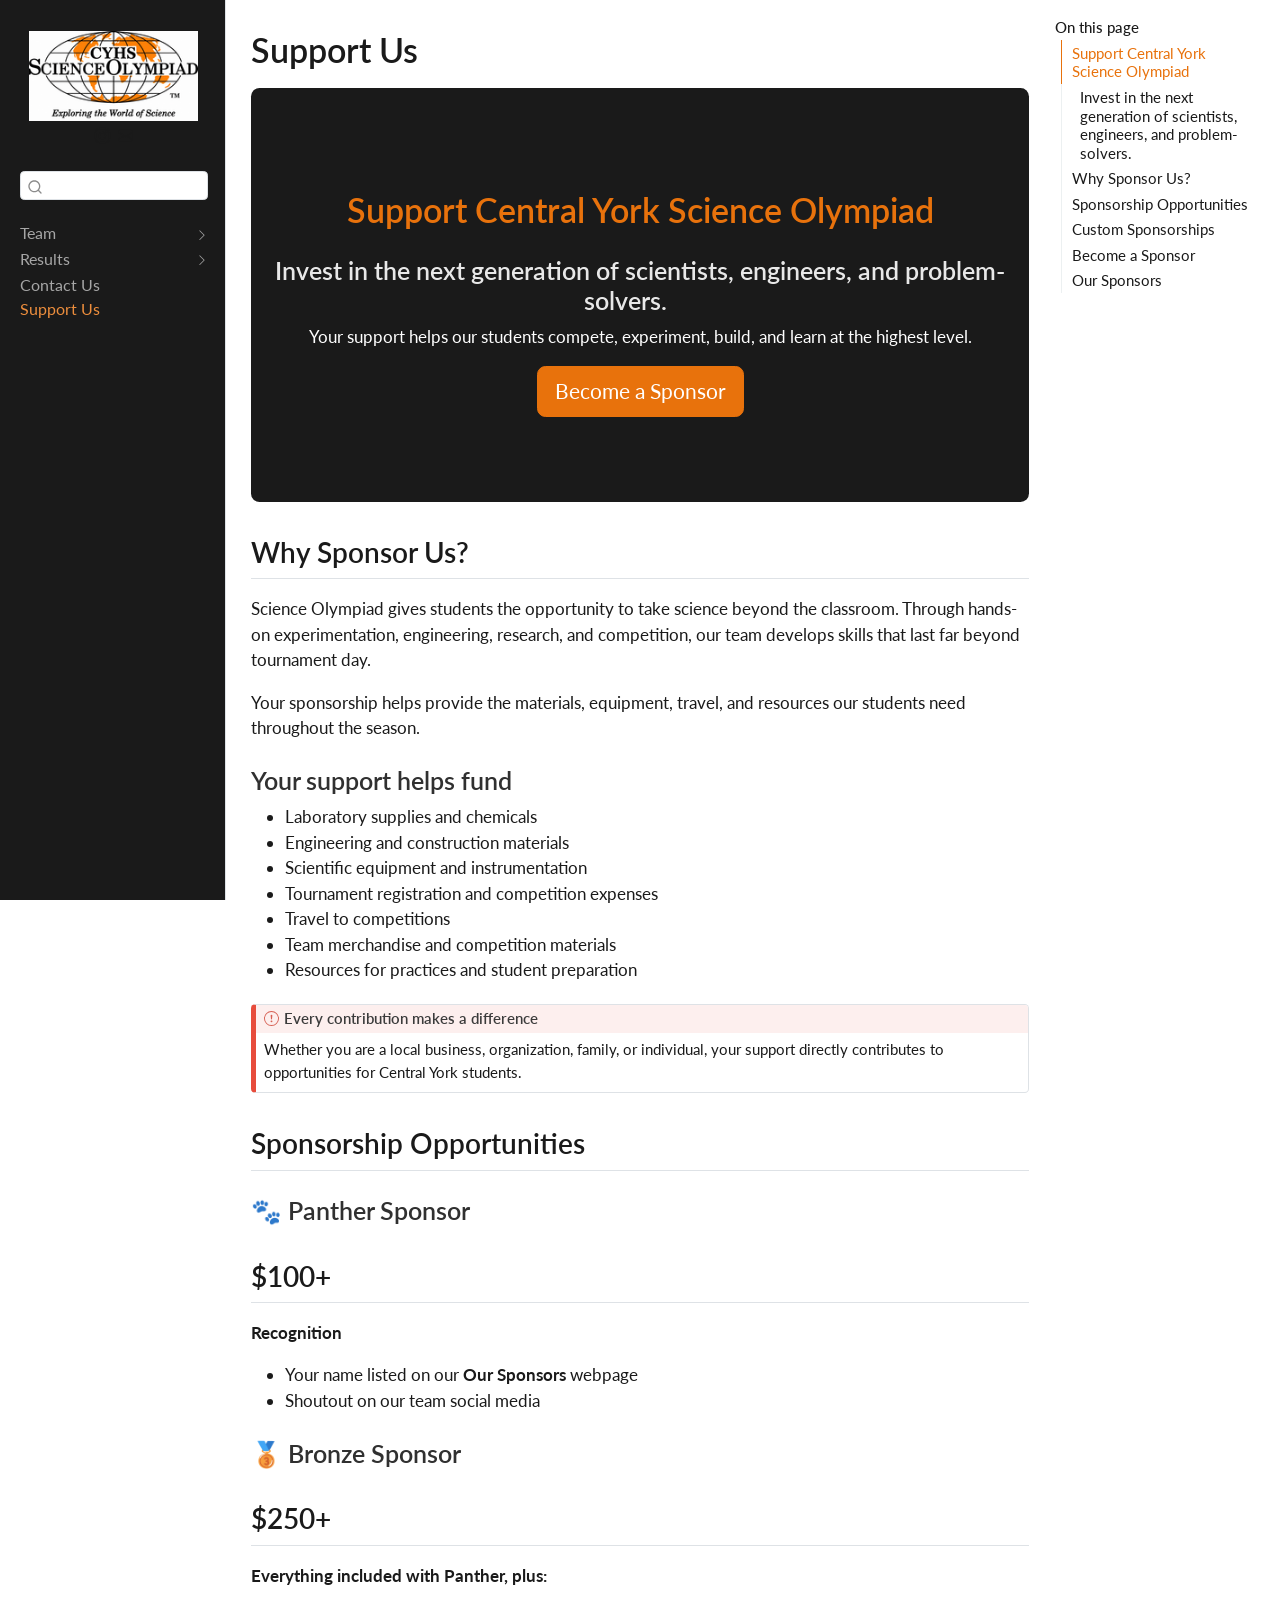
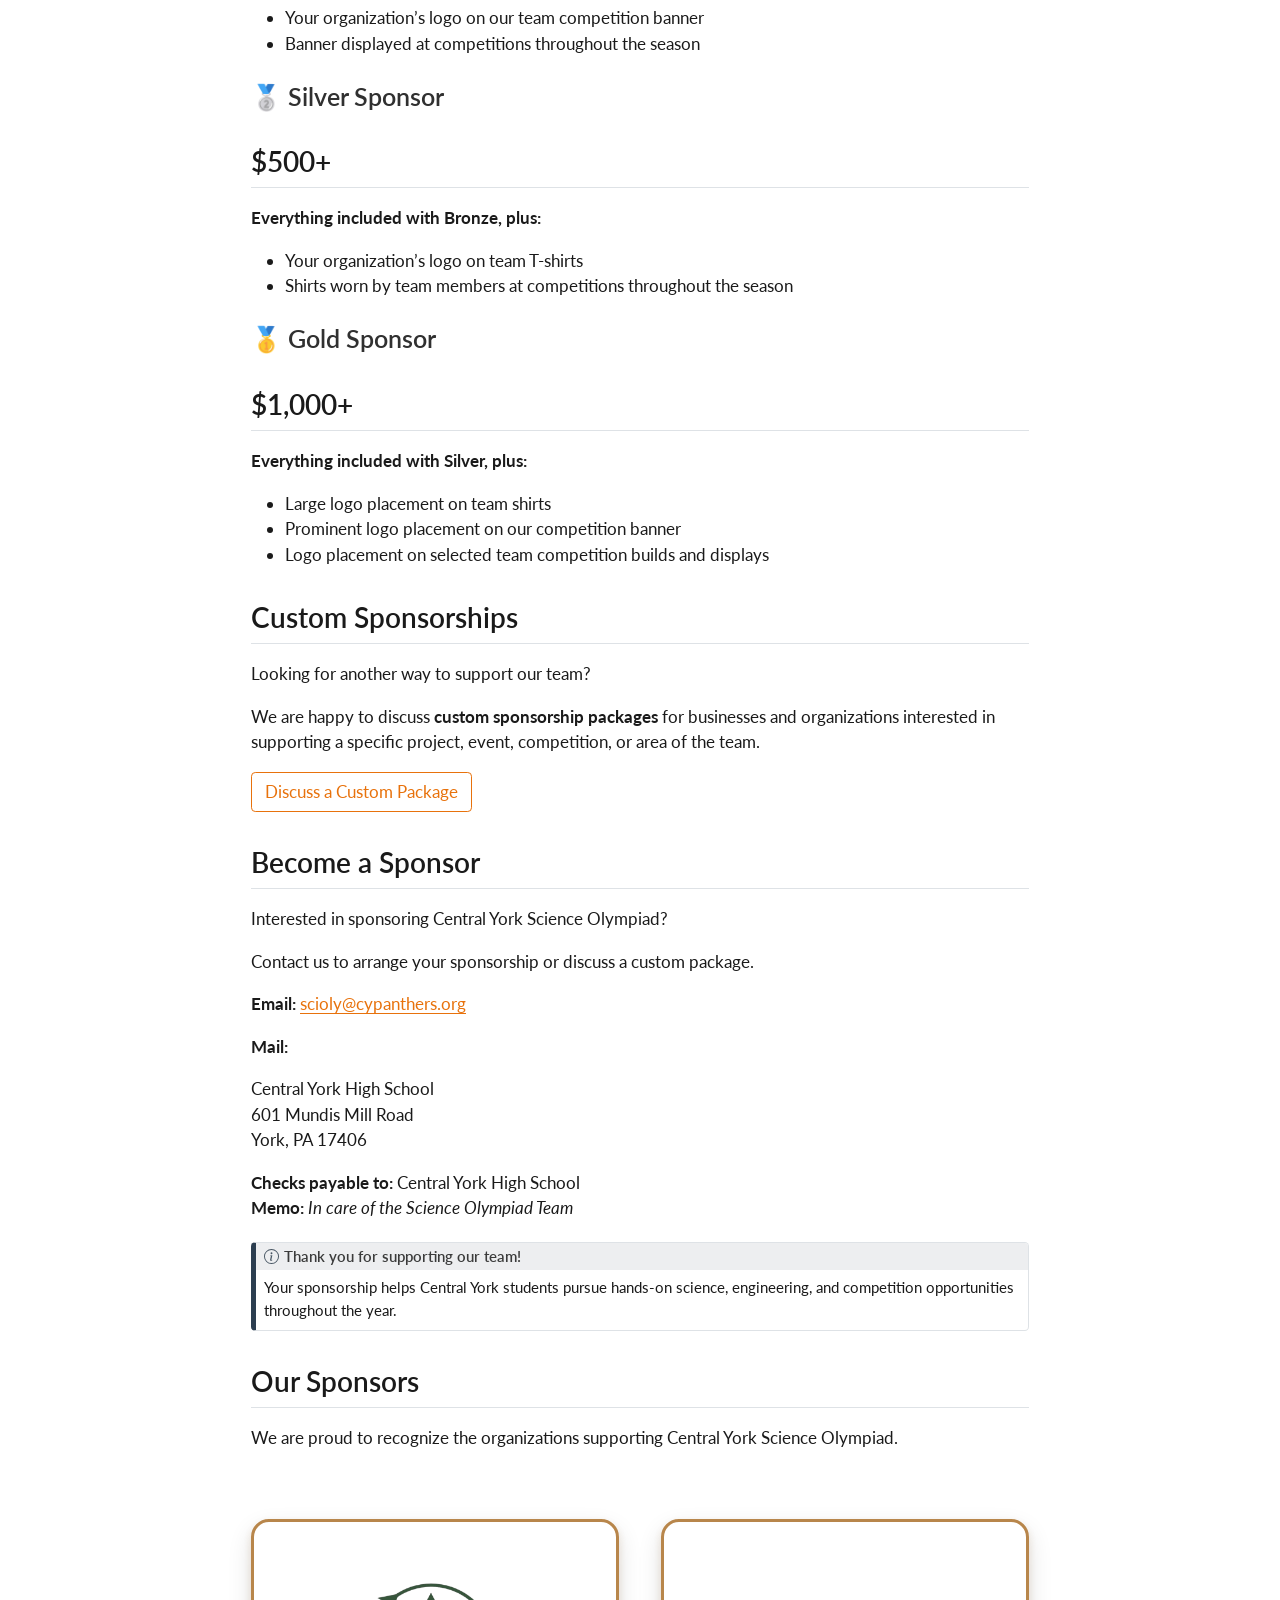
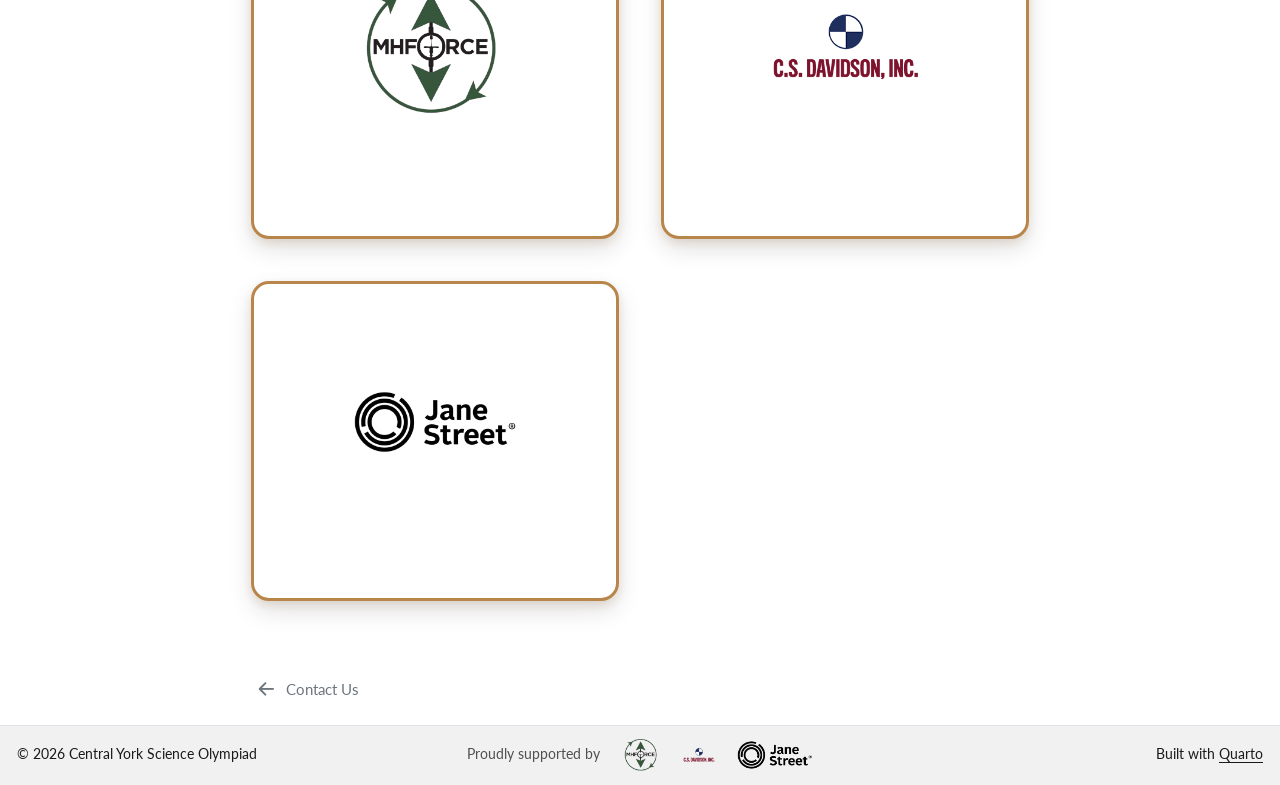
<file: docs/sponsor.html>
<!DOCTYPE html>
<html xmlns="http://www.w3.org/1999/xhtml" lang="en" xml:lang="en"><head>

<meta charset="utf-8">
<meta name="generator" content="quarto-1.10.18">

<meta name="viewport" content="width=device-width, initial-scale=1.0, user-scalable=yes">


<title>Support Us – Central York Science Olympiad</title>
<style>
/* Default styles provided by pandoc.
** See https://pandoc.org/MANUAL.html#variables-for-html for config info.
*/
span.smallcaps{font-variant: small-caps;}
div.columns{display: flex; gap: 1.5em;}
div.column{flex: auto;}
@media screen {
div.columns{gap: min(4vw, 1.5em);}
div.column{overflow-x: auto;}
}
div.hanging-indent{margin-left: 1.5em; text-indent: -1.5em;}
ul.task-list{list-style: none;}
ul.task-list li input[type="checkbox"] {
  width: 0.8em;
  margin: 0 0.8em 0.2em -1em; /* quarto-specific, see https://github.com/quarto-dev/quarto-cli/issues/4556 */ 
  vertical-align: middle;
}
</style>


<script src="site_libs/quarto-nav/quarto-nav.js"></script>
<script src="site_libs/clipboard/clipboard.min.js"></script>
<script src="site_libs/quarto-search/autocomplete.umd.js"></script>
<script src="site_libs/quarto-search/fuse.min.js"></script>
<script src="site_libs/quarto-search/quarto-search.js"></script>
<meta name="quarto:offset" content="./">
<link href="./contact.html" rel="prev">
<link href="./images/CYHSso.png" rel="icon" type="image/png">
<script src="site_libs/quarto-html/quarto.js" type="module"></script>
<script src="site_libs/quarto-html/tabsets/tabsets.js" type="module"></script>
<script src="site_libs/quarto-html/popper.min.js"></script>
<script src="site_libs/quarto-html/tippy.umd.min.js"></script>
<script src="site_libs/quarto-html/anchor.min.js"></script>
<link href="site_libs/quarto-html/tippy.css" rel="stylesheet">
<link href="site_libs/quarto-html/quarto-syntax-highlighting-64a204ab8560d761af7679ceaba22944.css" rel="stylesheet" id="quarto-text-highlighting-styles">
<script src="site_libs/bootstrap/bootstrap.min.js"></script>
<link href="site_libs/bootstrap/bootstrap-icons.css" rel="stylesheet">
<link href="site_libs/bootstrap/bootstrap-62d48caa6c295b43a1e23076554eb424.min.css" rel="stylesheet" append-hash="true" id="quarto-bootstrap" data-mode="light">
<script id="quarto-search-options" type="application/json">{
  "location": "sidebar",
  "copy-button": false,
  "collapse-after": 3,
  "panel-placement": "start",
  "type": "textbox",
  "limit": 50,
  "keyboard-shortcut": [
    "f",
    "/",
    "s"
  ],
  "show-item-context": false,
  "language": {
    "search-no-results-text": "No results",
    "search-matching-documents-text": "matching documents",
    "search-copy-link-title": "Copy link to search",
    "search-hide-matches-text": "Hide additional matches",
    "search-more-match-text": "more match in this document",
    "search-more-matches-text": "more matches in this document",
    "search-clear-button-title": "Clear",
    "search-text-placeholder": "",
    "search-detached-cancel-button-title": "Cancel",
    "search-submit-button-title": "Submit",
    "search-label": "Search"
  }
}</script>


</head>

<body class="nav-sidebar docked quarto-light">

<div id="quarto-search-results"></div>
  <header id="quarto-header" class="headroom fixed-top">
  <nav class="quarto-secondary-nav">
    <div class="container-fluid d-flex">
      <button type="button" class="quarto-btn-toggle btn" data-bs-toggle="collapse" role="button" data-bs-target=".quarto-sidebar-collapse-item" aria-controls="quarto-sidebar" aria-expanded="false" aria-label="Toggle sidebar navigation" onclick="if (window.quartoToggleHeadroom) { window.quartoToggleHeadroom(); }">
        <i class="bi bi-layout-text-sidebar-reverse"></i>
      </button>
        <nav class="quarto-page-breadcrumbs" aria-label="breadcrumb"><ol class="breadcrumb"><li class="breadcrumb-item"><a href="./sponsor.html">Support Us</a></li></ol></nav>
        <a class="flex-grow-1" role="navigation" data-bs-toggle="collapse" data-bs-target=".quarto-sidebar-collapse-item" aria-controls="quarto-sidebar" aria-expanded="false" aria-label="Toggle sidebar navigation" onclick="if (window.quartoToggleHeadroom) { window.quartoToggleHeadroom(); }">      
        </a>
      <button type="button" class="btn quarto-search-button" aria-label="Search" onclick="window.quartoOpenSearch();">
        <i class="bi bi-search"></i>
      </button>
    </div>
  </nav>
</header>
<!-- content -->
<div id="quarto-content" class="quarto-container page-columns page-rows-contents page-layout-full">
<!-- sidebar -->
  <nav id="quarto-sidebar" class="sidebar collapse collapse-horizontal quarto-sidebar-collapse-item sidebar-navigation docked overflow-auto">
    <div class="pt-lg-2 mt-2 text-center sidebar-header">
      <a href="./index.html" class="sidebar-logo-link">
      <img src="./images/CYHSso.png" alt="Central York Science Olympiad logo" class="sidebar-logo light-content py-0 d-lg-inline d-none">
      <img src="./images/CYHSso.png" alt="Central York Science Olympiad logo" class="sidebar-logo dark-content py-0 d-lg-inline d-none">
      </a>
      <div class="sidebar-tools-main">
    <a href="https://www.instagram.com/cyhsscioly/" title="" class="quarto-navigation-tool px-1" aria-label=""><i class="bi bi-instagram"></i></a>
    <a href="mailto:scioly@cypanthers.org" title="Email" class="quarto-navigation-tool px-1" aria-label="Email"><i class="bi bi-envelope-fill"></i></a>
</div>
      </div>
        <div class="mt-2 flex-shrink-0 align-items-center">
        <div class="sidebar-search">
        <div id="quarto-search" class="" title="Search"></div>
        </div>
        </div>
    <div class="sidebar-menu-container"> 
    <ul class="list-unstyled mt-1">
        <li class="sidebar-item sidebar-item-section">
      <div class="sidebar-item-container"> 
            <a class="sidebar-item-text sidebar-link text-start collapsed" data-bs-toggle="collapse" data-bs-target="#quarto-sidebar-section-1" role="navigation" aria-expanded="false">
 <span class="menu-text">Team</span></a>
          <a class="sidebar-item-toggle text-start collapsed" data-bs-toggle="collapse" data-bs-target="#quarto-sidebar-section-1" role="navigation" aria-expanded="false" aria-label="Toggle section">
            <i class="bi bi-chevron-right ms-2"></i>
          </a> 
      </div>
      <ul id="quarto-sidebar-section-1" class="collapse list-unstyled sidebar-section depth1 ">  
          <li class="sidebar-item">
  <div class="sidebar-item-container"> 
  <a href="./index.html" class="sidebar-item-text sidebar-link">
 <span class="menu-text">Home</span></a>
  </div>
</li>
          <li class="sidebar-item">
  <div class="sidebar-item-container"> 
  <a href="./about.html" class="sidebar-item-text sidebar-link">
 <span class="menu-text">About Us</span></a>
  </div>
</li>
          <li class="sidebar-item">
  <div class="sidebar-item-container"> 
  <a href="./news.html" class="sidebar-item-text sidebar-link">
 <span class="menu-text">News Feed</span></a>
  </div>
</li>
      </ul>
  </li>
        <li class="sidebar-item sidebar-item-section">
      <div class="sidebar-item-container"> 
            <a class="sidebar-item-text sidebar-link text-start collapsed" data-bs-toggle="collapse" data-bs-target="#quarto-sidebar-section-2" role="navigation" aria-expanded="false">
 <span class="menu-text">Results</span></a>
          <a class="sidebar-item-toggle text-start collapsed" data-bs-toggle="collapse" data-bs-target="#quarto-sidebar-section-2" role="navigation" aria-expanded="false" aria-label="Toggle section">
            <i class="bi bi-chevron-right ms-2"></i>
          </a> 
      </div>
      <ul id="quarto-sidebar-section-2" class="collapse list-unstyled sidebar-section depth1 ">  
          <li class="sidebar-item">
  <div class="sidebar-item-container"> 
  <a href="./schedule.html" class="sidebar-item-text sidebar-link">
 <span class="menu-text">Schedule</span></a>
  </div>
</li>
          <li class="sidebar-item">
  <div class="sidebar-item-container"> 
  <a href="./stats.html" class="sidebar-item-text sidebar-link">
 <span class="menu-text">Statistics</span></a>
  </div>
</li>
      </ul>
  </li>
        <li class="sidebar-item">
  <div class="sidebar-item-container"> 
  <a href="./contact.html" class="sidebar-item-text sidebar-link">
 <span class="menu-text">Contact Us</span></a>
  </div>
</li>
        <li class="sidebar-item">
  <div class="sidebar-item-container"> 
  <a href="./sponsor.html" class="sidebar-item-text sidebar-link active">
 <span class="menu-text">Support Us</span></a>
  </div>
</li>
    </ul>
    </div>
</nav>
<div id="quarto-sidebar-glass" class="quarto-sidebar-collapse-item" data-bs-toggle="collapse" data-bs-target=".quarto-sidebar-collapse-item"></div>
<!-- margin-sidebar -->
    <div id="quarto-margin-sidebar" class="sidebar margin-sidebar">
        <nav id="TOC" role="doc-toc" class="toc-active">
    <h2 id="toc-title">On this page</h2>
   
  <ul>
  <li><a href="#support-central-york-science-olympiad" id="toc-support-central-york-science-olympiad" class="nav-link active" data-scroll-target="#support-central-york-science-olympiad">Support Central York Science Olympiad</a>
  <ul class="collapse">
  <li><a href="#invest-in-the-next-generation-of-scientists-engineers-and-problem-solvers." id="toc-invest-in-the-next-generation-of-scientists-engineers-and-problem-solvers." class="nav-link" data-scroll-target="#invest-in-the-next-generation-of-scientists-engineers-and-problem-solvers.">Invest in the next generation of scientists, engineers, and problem-solvers.</a></li>
  </ul></li>
  <li><a href="#why-sponsor-us" id="toc-why-sponsor-us" class="nav-link" data-scroll-target="#why-sponsor-us">Why Sponsor Us?</a>
  <ul class="collapse">
  <li><a href="#your-support-helps-fund" id="toc-your-support-helps-fund" class="nav-link" data-scroll-target="#your-support-helps-fund">Your support helps fund</a></li>
  </ul></li>
  <li><a href="#sponsorship-opportunities" id="toc-sponsorship-opportunities" class="nav-link" data-scroll-target="#sponsorship-opportunities">Sponsorship Opportunities</a></li>
  <li><a href="#custom-sponsorships" id="toc-custom-sponsorships" class="nav-link" data-scroll-target="#custom-sponsorships">Custom Sponsorships</a></li>
  <li><a href="#become-a-sponsor" id="toc-become-a-sponsor" class="nav-link" data-scroll-target="#become-a-sponsor">Become a Sponsor</a></li>
  <li><a href="#our-sponsors" id="toc-our-sponsors" class="nav-link" data-scroll-target="#our-sponsors">Our Sponsors</a></li>
  </ul>
</nav>
    </div>
<!-- main -->
<main class="content column-body" id="quarto-document-content">

<header id="title-block-header" class="quarto-title-block default">
<div class="quarto-title">
<h1 class="title">Support Us</h1>
</div>



<div class="quarto-title-meta column-body">

    
  
    
  </div>
  


</header>


<section id="support-central-york-science-olympiad" class="level1 hero-banner">
<h1>Support Central York Science Olympiad</h1>
<section id="invest-in-the-next-generation-of-scientists-engineers-and-problem-solvers." class="level3">
<h3 class="anchored" data-anchor-id="invest-in-the-next-generation-of-scientists-engineers-and-problem-solvers.">Invest in the next generation of scientists, engineers, and problem-solvers.</h3>
<p>Your support helps our students compete, experiment, build, and learn at the highest level.</p>
<p><a href="#become-a-sponsor" class="btn btn-primary btn-lg">Become a Sponsor</a></p>
</section>
</section>
<section id="why-sponsor-us" class="level2">
<h2 class="anchored" data-anchor-id="why-sponsor-us">Why Sponsor Us?</h2>
<p>Science Olympiad gives students the opportunity to take science beyond the classroom. Through hands-on experimentation, engineering, research, and competition, our team develops skills that last far beyond tournament day.</p>
<p>Your sponsorship helps provide the materials, equipment, travel, and resources our students need throughout the season.</p>
<section id="your-support-helps-fund" class="level3">
<h3 class="anchored" data-anchor-id="your-support-helps-fund">Your support helps fund</h3>
<ul>
<li>Laboratory supplies and chemicals</li>
<li>Engineering and construction materials</li>
<li>Scientific equipment and instrumentation</li>
<li>Tournament registration and competition expenses</li>
<li>Travel to competitions</li>
<li>Team merchandise and competition materials</li>
<li>Resources for practices and student preparation</li>
</ul>
<div class="callout callout-style-default callout-important callout-titled">
<div class="callout-header d-flex align-content-center">
<div class="callout-icon-container">
<i class="callout-icon"></i>
</div>
<div class="callout-title-container flex-fill">
<span class="screen-reader-only">Important</span>Every contribution makes a difference
</div>
</div>
<div class="callout-body-container callout-body">
<p>Whether you are a local business, organization, family, or individual, your support directly contributes to opportunities for Central York students.</p>
</div>
</div>
</section>
</section>
<section id="sponsorship-opportunities" class="level2">
<h2 class="anchored" data-anchor-id="sponsorship-opportunities">Sponsorship Opportunities</h2>
<div class="sponsor-tier">
<section id="panther-sponsor" class="level3">
<h3 class="anchored" data-anchor-id="panther-sponsor">🐾 Panther Sponsor</h3>
</section>
<section id="section" class="level2">
<h2 class="anchored" data-anchor-id="section">$100+</h2>
<p><strong>Recognition</strong></p>
<ul>
<li>Your name listed on our <strong>Our Sponsors</strong> webpage</li>
<li>Shoutout on our team social media</li>
</ul>
</section>
</div>
<div class="sponsor-tier">
<section id="bronze-sponsor" class="level3">
<h3 class="anchored" data-anchor-id="bronze-sponsor">🥉 Bronze Sponsor</h3>
</section>
<section id="section-1" class="level2">
<h2 class="anchored" data-anchor-id="section-1">$250+</h2>
<p><strong>Everything included with Panther, plus:</strong></p>
<ul>
<li>Your organization’s logo on our team competition banner</li>
<li>Banner displayed at competitions throughout the season</li>
</ul>
</section>
</div>
<div class="sponsor-tier">
<section id="silver-sponsor" class="level3">
<h3 class="anchored" data-anchor-id="silver-sponsor">🥈 Silver Sponsor</h3>
</section>
<section id="section-2" class="level2">
<h2 class="anchored" data-anchor-id="section-2">$500+</h2>
<p><strong>Everything included with Bronze, plus:</strong></p>
<ul>
<li>Your organization’s logo on team T-shirts</li>
<li>Shirts worn by team members at competitions throughout the season</li>
</ul>
</section>
</div>
<div class="sponsor-tier">
<section id="gold-sponsor" class="level3">
<h3 class="anchored" data-anchor-id="gold-sponsor">🥇 Gold Sponsor</h3>
</section>
<section id="section-3" class="level2">
<h2 class="anchored" data-anchor-id="section-3">$1,000+</h2>
<p><strong>Everything included with Silver, plus:</strong></p>
<ul>
<li>Large logo placement on team shirts</li>
<li>Prominent logo placement on our competition banner</li>
<li>Logo placement on selected team competition builds and displays</li>
</ul>
</section>
</div>
</section>
<section id="custom-sponsorships" class="level2">
<h2 class="anchored" data-anchor-id="custom-sponsorships">Custom Sponsorships</h2>
<p>Looking for another way to support our team?</p>
<p>We are happy to discuss <strong>custom sponsorship packages</strong> for businesses and organizations interested in supporting a specific project, event, competition, or area of the team.</p>
<p><a href="mailto:Scioly@cypanthers.org?subject=Custom%20Sponsorship%20Package%20Inquiry&amp;body=Hello%20Central%20York%20Science%20Olympiad%20Team%2C%0A%0AI%20am%20interested%20in%20discussing%20a%20custom%20sponsorship%20package%20for%20Central%20York%20Science%20Olympiad.%0A%0AOrganization%3A%0AContact%20Name%3A%0APhone%3A%0A%0APlease%20let%20me%20know%20what%20options%20are%20available.%0A%0AThank%20you%21" class="btn btn-outline-primary"> Discuss a Custom Package </a></p>
</section>
<section id="become-a-sponsor" class="level2">
<h2 class="anchored" data-anchor-id="become-a-sponsor">Become a Sponsor</h2>
<p>Interested in sponsoring Central York Science Olympiad?</p>
<p>Contact us to arrange your sponsorship or discuss a custom package.</p>
<p><strong>Email:</strong> <a href="mailto:Scioly@cypanthers.org">scioly@cypanthers.org</a></p>
<p><strong>Mail:</strong></p>
<p>Central York High School<br>
601 Mundis Mill Road<br>
York, PA 17406</p>
<p><strong>Checks payable to:</strong> Central York High School<br>
<strong>Memo:</strong> <em>In care of the Science Olympiad Team</em></p>
<div class="callout callout-style-default callout-note callout-titled">
<div class="callout-header d-flex align-content-center">
<div class="callout-icon-container">
<i class="callout-icon"></i>
</div>
<div class="callout-title-container flex-fill">
<span class="screen-reader-only">Note</span>Thank you for supporting our team!
</div>
</div>
<div class="callout-body-container callout-body">
<p>Your sponsorship helps Central York students pursue hands-on science, engineering, and competition opportunities throughout the year.</p>
</div>
</div>
</section>
<section id="our-sponsors" class="level2">
<h2 class="anchored" data-anchor-id="our-sponsors">Our Sponsors</h2>
<p>We are proud to recognize the organizations supporting Central York Science Olympiad.</p>
<div class="sponsor-grid">
<div class="sponsor-wrapper">
<p><input type="checkbox" id="sponsor-morehouse" class="sponsor-toggle"></p>
<p><label for="sponsor-morehouse" class="sponsor-card"></label></p>
<div class="sponsor-card-inner">
<div class="sponsor-card-front">
<p><img src="images/Morehouse.png" class="sponsor-logo img-fluid" alt="Morehouse Instrument Company"></p>
</div>
<section id="morehouse-instrument-company" class="level3 sponsor-card-back">
<h3 class="anchored" data-anchor-id="morehouse-instrument-company">Morehouse Instrument Company</h3>
<p><span class="sponsor-card-tier">Silver Sponsor</span></p>
<p>Thank you to Morehouse Instrument Company for supporting Central York Science Olympiad and our students.</p>
</section>
</div>
<p></p>
</div>
<div class="sponsor-wrapper">
<p><input type="checkbox" id="sponsor-csdavidson" class="sponsor-toggle"></p>
<p><label for="sponsor-csdavidson" class="sponsor-card"></label></p>
<div class="sponsor-card-inner">
<div class="sponsor-card-front">
<p><img src="images/cs-davidson.png" class="sponsor-logo img-fluid" alt="C.S. Davidson, Inc. logo"></p>
</div>
<section id="c.s.-davidson-inc." class="level3 sponsor-card-back">
<h3 class="anchored" data-anchor-id="c.s.-davidson-inc.">C.S. Davidson, Inc.</h3>
<p><span class="sponsor-card-tier">Bronze Sponsor</span></p>
<p>Thank you to C.S. Davidson, Inc.&nbsp;for supporting Central York Science Olympiad and our students.</p>
</section>
</div>
<p></p>
</div>
<div class="sponsor-wrapper">
<p><input type="checkbox" id="sponsor-janestreet" class="sponsor-toggle"></p>
<p><label for="sponsor-janestreet" class="sponsor-card"></label></p>
<div class="sponsor-card-inner">
<div class="sponsor-card-front">
<p><img src="images/jane-street.png" class="sponsor-logo img-fluid" alt="Jane Street logo"></p>
</div>
<section id="jane-street" class="level3 sponsor-card-back">
<h3 class="anchored" data-anchor-id="jane-street">Jane Street</h3>
<p><span class="sponsor-card-tier">Bronze Sponsor</span></p>
<p>Thank you to Jane Street for supporting Central York Science Olympiad and our students.</p>
</section>
</div>
<p></p>
</div>
</div>


</section>

</main> <!-- /main -->
<script id="quarto-html-after-body" type="application/javascript">
  window.document.addEventListener("DOMContentLoaded", function (event) {
    const icon = "";
    const anchorJS = new window.AnchorJS();
    anchorJS.options = {
      placement: 'right',
      icon: icon
    };
    anchorJS.add('.anchored');
    const isCodeAnnotation = (el) => {
      for (const clz of el.classList) {
        if (clz.startsWith('code-annotation-')) {                     
          return true;
        }
      }
      return false;
    }
    const onCopySuccess = function(e) {
      // button target
      const button = e.trigger;
      // don't keep focus
      button.blur();
      // flash "checked"
      button.classList.add('code-copy-button-checked');
      var currentTitle = button.getAttribute("title");
      button.setAttribute("title", "Copied!");
      let tooltip;
      if (window.bootstrap) {
        button.setAttribute("data-bs-toggle", "tooltip");
        button.setAttribute("data-bs-placement", "left");
        button.setAttribute("data-bs-title", "Copied!");
        tooltip = new bootstrap.Tooltip(button, 
          { trigger: "manual", 
            customClass: "code-copy-button-tooltip",
            offset: [0, -8]});
        tooltip.show();    
      }
      setTimeout(function() {
        if (tooltip) {
          tooltip.hide();
          button.removeAttribute("data-bs-title");
          button.removeAttribute("data-bs-toggle");
          button.removeAttribute("data-bs-placement");
        }
        button.setAttribute("title", currentTitle);
        button.classList.remove('code-copy-button-checked');
      }, 1000);
      // clear code selection
      e.clearSelection();
    }
    const getTextToCopy = function(trigger) {
      const outerScaffold = trigger.parentElement.cloneNode(true);
      const codeEl = outerScaffold.querySelector('code');
      for (const childEl of codeEl.children) {
        if (isCodeAnnotation(childEl)) {
          childEl.remove();
        }
      }
      return codeEl.innerText;
    }
    const clipboard = new window.ClipboardJS('.code-copy-button:not([data-in-quarto-modal])', {
      text: getTextToCopy
    });
    clipboard.on('success', onCopySuccess);
    if (window.document.getElementById('quarto-embedded-source-code-modal')) {
      const clipboardModal = new window.ClipboardJS('.code-copy-button[data-in-quarto-modal]', {
        text: getTextToCopy,
        container: window.document.getElementById('quarto-embedded-source-code-modal')
      });
      clipboardModal.on('success', onCopySuccess);
    }
      var localhostRegex = new RegExp(/^(?:http|https):\/\/localhost\:?[0-9]*\//);
      var mailtoRegex = new RegExp(/^mailto:/);
        var filterRegex = new RegExp("https:\/\/cyhsscioly\.github\.io\/cyhsscioly\/");
      var isInternal = (href) => {
          return filterRegex.test(href) || localhostRegex.test(href) || mailtoRegex.test(href);
      }
      // Inspect non-navigation links and adorn them if external
     var links = window.document.querySelectorAll('a[href]:not(.nav-link):not(.navbar-brand):not(.toc-action):not(.sidebar-link):not(.sidebar-item-toggle):not(.pagination-link):not(.no-external):not([aria-hidden]):not(.dropdown-item):not(.quarto-navigation-tool):not(.about-link)');
      for (var i=0; i<links.length; i++) {
        const link = links[i];
        if (!isInternal(link.href)) {
          // undo the damage that might have been done by quarto-nav.js in the case of
          // links that we want to consider external
          if (link.dataset.originalHref !== undefined) {
            link.href = link.dataset.originalHref;
          }
            // target, if specified
            link.setAttribute("target", "_blank");
            if (link.getAttribute("rel") === null) {
              link.setAttribute("rel", "noopener");
            }
        }
      }
    function tippyHover(el, contentFn, onTriggerFn, onUntriggerFn) {
      const config = {
        allowHTML: true,
        maxWidth: 500,
        delay: 100,
        arrow: false,
        appendTo: function(el) {
            return el.parentElement;
        },
        interactive: true,
        interactiveBorder: 10,
        theme: 'quarto',
        placement: 'bottom-start',
      };
      if (contentFn) {
        config.content = contentFn;
      }
      if (onTriggerFn) {
        config.onTrigger = onTriggerFn;
      }
      if (onUntriggerFn) {
        config.onUntrigger = onUntriggerFn;
      }
      window.tippy(el, config); 
    }
    const noterefs = window.document.querySelectorAll('a[role="doc-noteref"]');
    for (var i=0; i<noterefs.length; i++) {
      const ref = noterefs[i];
      tippyHover(ref, function() {
        // use id or data attribute instead here
        let href = ref.getAttribute('data-footnote-href') || ref.getAttribute('href');
        try { href = new URL(href).hash; } catch {}
        const id = href.replace(/^#\/?/, "");
        const note = window.document.getElementById(id);
        if (note) {
          return note.innerHTML;
        } else {
          return "";
        }
      });
    }
    const xrefs = window.document.querySelectorAll('a.quarto-xref');
    const processXRef = (id, note) => {
      // Strip column container classes
      const stripColumnClz = (el) => {
        el.classList.remove("page-full", "page-columns");
        if (el.children) {
          for (const child of el.children) {
            stripColumnClz(child);
          }
        }
      }
      stripColumnClz(note)
      if (id === null || id.startsWith('sec-')) {
        // Special case sections, only their first couple elements
        const container = document.createElement("div");
        if (note.children && note.children.length > 2) {
          container.appendChild(note.children[0].cloneNode(true));
          for (let i = 1; i < note.children.length; i++) {
            const child = note.children[i];
            if (child.tagName === "P" && child.innerText === "") {
              continue;
            } else {
              container.appendChild(child.cloneNode(true));
              break;
            }
          }
          if (window.Quarto?.typesetMath) {
            window.Quarto.typesetMath(container);
          }
          return container.innerHTML
        } else {
          if (window.Quarto?.typesetMath) {
            window.Quarto.typesetMath(note);
          }
          return note.innerHTML;
        }
      } else {
        // Remove any anchor links if they are present
        const anchorLink = note.querySelector('a.anchorjs-link');
        if (anchorLink) {
          anchorLink.remove();
        }
        if (window.Quarto?.typesetMath) {
          window.Quarto.typesetMath(note);
        }
        if (note.classList.contains("callout")) {
          return note.outerHTML;
        } else {
          return note.innerHTML;
        }
      }
    }
    for (var i=0; i<xrefs.length; i++) {
      const xref = xrefs[i];
      tippyHover(xref, undefined, function(instance) {
        instance.disable();
        let url = xref.getAttribute('href');
        let hash = undefined; 
        if (url.startsWith('#')) {
          hash = url;
        } else {
          try { hash = new URL(url).hash; } catch {}
        }
        if (hash) {
          const id = hash.replace(/^#\/?/, "");
          const note = window.document.getElementById(id);
          if (note !== null) {
            try {
              const html = processXRef(id, note.cloneNode(true));
              instance.setContent(html);
            } finally {
              instance.enable();
              instance.show();
            }
          } else {
            // See if we can fetch this
            fetch(url.split('#')[0])
            .then(res => res.text())
            .then(html => {
              const parser = new DOMParser();
              const htmlDoc = parser.parseFromString(html, "text/html");
              const note = htmlDoc.getElementById(id);
              if (note !== null) {
                const html = processXRef(id, note);
                instance.setContent(html);
              } 
            }).finally(() => {
              instance.enable();
              instance.show();
            });
          }
        } else {
          // See if we can fetch a full url (with no hash to target)
          // This is a special case and we should probably do some content thinning / targeting
          fetch(url)
          .then(res => res.text())
          .then(html => {
            const parser = new DOMParser();
            const htmlDoc = parser.parseFromString(html, "text/html");
            const note = htmlDoc.querySelector('main.content');
            if (note !== null) {
              // This should only happen for chapter cross references
              // (since there is no id in the URL)
              // remove the first header
              if (note.children.length > 0 && note.children[0].tagName === "HEADER") {
                note.children[0].remove();
              }
              const html = processXRef(null, note);
              instance.setContent(html);
            } 
          }).finally(() => {
            instance.enable();
            instance.show();
          });
        }
      }, function(instance) {
      });
    }
        let selectedAnnoteEl;
        const selectorForAnnotation = ( cell, annotation) => {
          let cellAttr = 'data-code-cell="' + cell + '"';
          let lineAttr = 'data-code-annotation="' +  annotation + '"';
          const selector = 'span[' + cellAttr + '][' + lineAttr + ']';
          return selector;
        }
        const selectCodeLines = (annoteEl) => {
          const doc = window.document;
          const targetCell = annoteEl.getAttribute("data-target-cell");
          const targetAnnotation = annoteEl.getAttribute("data-target-annotation");
          const annoteSpan = window.document.querySelector(selectorForAnnotation(targetCell, targetAnnotation));
          const lines = annoteSpan.getAttribute("data-code-lines").split(",");
          const lineIds = lines.map((line) => {
            return targetCell + "-" + line;
          })
          let top = null;
          let height = null;
          let parent = null;
          if (lineIds.length > 0) {
              //compute the position of the single el (top and bottom and make a div)
              const el = window.document.getElementById(lineIds[0]);
              top = el.offsetTop;
              height = el.offsetHeight;
              parent = el.parentElement.parentElement;
            if (lineIds.length > 1) {
              const lastEl = window.document.getElementById(lineIds[lineIds.length - 1]);
              const bottom = lastEl.offsetTop + lastEl.offsetHeight;
              height = bottom - top;
            }
            if (top !== null && height !== null && parent !== null) {
              // cook up a div (if necessary) and position it 
              let div = window.document.getElementById("code-annotation-line-highlight");
              if (div === null) {
                div = window.document.createElement("div");
                div.setAttribute("id", "code-annotation-line-highlight");
                div.style.position = 'absolute';
                parent.appendChild(div);
              }
              div.style.top = top - 2 + "px";
              div.style.height = height + 4 + "px";
              div.style.left = 0;
              let gutterDiv = window.document.getElementById("code-annotation-line-highlight-gutter");
              if (gutterDiv === null) {
                gutterDiv = window.document.createElement("div");
                gutterDiv.setAttribute("id", "code-annotation-line-highlight-gutter");
                gutterDiv.style.position = 'absolute';
                const codeCell = window.document.getElementById(targetCell);
                const gutter = codeCell.querySelector('.code-annotation-gutter');
                gutter.appendChild(gutterDiv);
              }
              gutterDiv.style.top = top - 2 + "px";
              gutterDiv.style.height = height + 4 + "px";
            }
            selectedAnnoteEl = annoteEl;
          }
        };
        const unselectCodeLines = () => {
          const elementsIds = ["code-annotation-line-highlight", "code-annotation-line-highlight-gutter"];
          elementsIds.forEach((elId) => {
            const div = window.document.getElementById(elId);
            if (div) {
              div.remove();
            }
          });
          selectedAnnoteEl = undefined;
        };
          // Handle positioning of the toggle
      window.addEventListener(
        "resize",
        throttle(() => {
          elRect = undefined;
          if (selectedAnnoteEl) {
            selectCodeLines(selectedAnnoteEl);
          }
        }, 10)
      );
      function throttle(fn, ms) {
      let throttle = false;
      let timer;
        return (...args) => {
          if(!throttle) { // first call gets through
              fn.apply(this, args);
              throttle = true;
          } else { // all the others get throttled
              if(timer) clearTimeout(timer); // cancel #2
              timer = setTimeout(() => {
                fn.apply(this, args);
                timer = throttle = false;
              }, ms);
          }
        };
      }
        // Attach click handler to the DT
        const annoteDls = window.document.querySelectorAll('dt[data-target-cell]');
        for (const annoteDlNode of annoteDls) {
          annoteDlNode.addEventListener('click', (event) => {
            const clickedEl = event.target;
            if (clickedEl !== selectedAnnoteEl) {
              unselectCodeLines();
              const activeEl = window.document.querySelector('dt[data-target-cell].code-annotation-active');
              if (activeEl) {
                activeEl.classList.remove('code-annotation-active');
              }
              selectCodeLines(clickedEl);
              clickedEl.classList.add('code-annotation-active');
            } else {
              // Unselect the line
              unselectCodeLines();
              clickedEl.classList.remove('code-annotation-active');
            }
          });
        }
    const findCites = (el) => {
      const parentEl = el.parentElement;
      if (parentEl) {
        const cites = parentEl.dataset.cites;
        if (cites) {
          return {
            el,
            cites: cites.split(' ')
          };
        } else {
          return findCites(el.parentElement)
        }
      } else {
        return undefined;
      }
    };
    var bibliorefs = window.document.querySelectorAll('a[role="doc-biblioref"]');
    for (var i=0; i<bibliorefs.length; i++) {
      const ref = bibliorefs[i];
      const citeInfo = findCites(ref);
      if (citeInfo) {
        tippyHover(citeInfo.el, function() {
          var popup = window.document.createElement('div');
          citeInfo.cites.forEach(function(cite) {
            var citeDiv = window.document.createElement('div');
            citeDiv.classList.add('hanging-indent');
            citeDiv.classList.add('csl-entry');
            var biblioDiv = window.document.getElementById('ref-' + cite);
            if (biblioDiv) {
              citeDiv.innerHTML = biblioDiv.innerHTML;
            }
            popup.appendChild(citeDiv);
          });
          return popup.innerHTML;
        });
      }
    }
  });
  </script>
<nav class="page-navigation column-body">
  <div class="nav-page nav-page-previous">
      <a href="./contact.html" class="pagination-link" aria-label="Contact Us">
        <i class="bi bi-arrow-left-short"></i> <span class="nav-page-text">Contact Us</span>
      </a>          
  </div>
  <div class="nav-page nav-page-next">
  </div>
</nav>
</div> <!-- /content -->
<footer class="footer">
  <div class="nav-footer">
    <div class="nav-footer-left">
<p>© 2026 Central York Science Olympiad</p>
</div>   
    <div class="nav-footer-center">
      <ul class="footer-items list-unstyled">
    <li class="nav-item">
 <div class="footer-sponsors">
   <span>Proudly supported by</span>
   <a href="https://mhforce.com/" aria-label="Morehouse Instrument Company">
     <img src="images/Morehouse.png" alt="Morehouse Instrument Company">
  </a>
   <a href="https://www.csdavidson.com/" aria-label="C.S. Davidson, Inc.">
     <img src="images/cs-davidson.png" alt="C.S. Davidson, Inc.">
  </a>
  <a href="https://www.janestreet.com/" aria-label="Jane Street">
    <img src="images/jane-street.png" alt="Jane Street">
  </a>
</div>
  </li>  
</ul>
    </div>
    <div class="nav-footer-right">
<p>Built with <a href="https://quarto.org">Quarto</a></p>
</div>
  </div>
</footer>




</body></html>
</file>
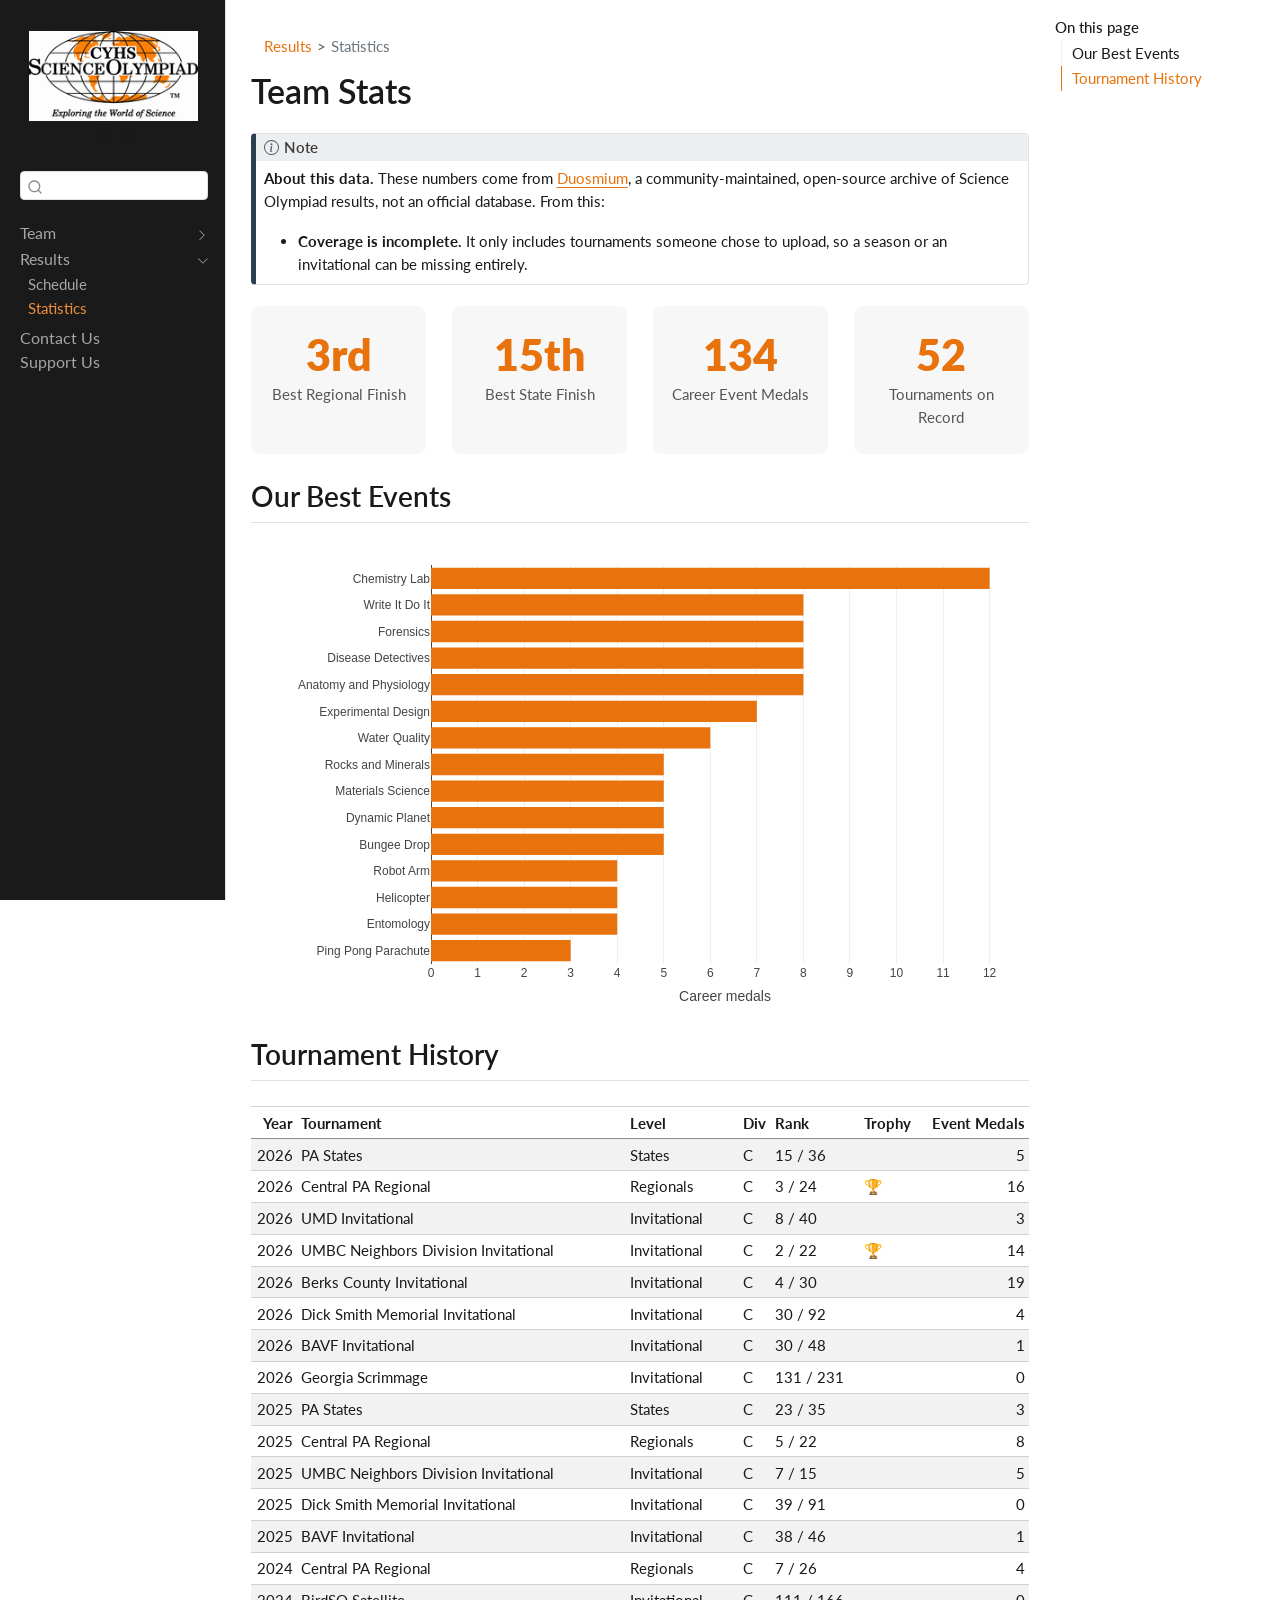
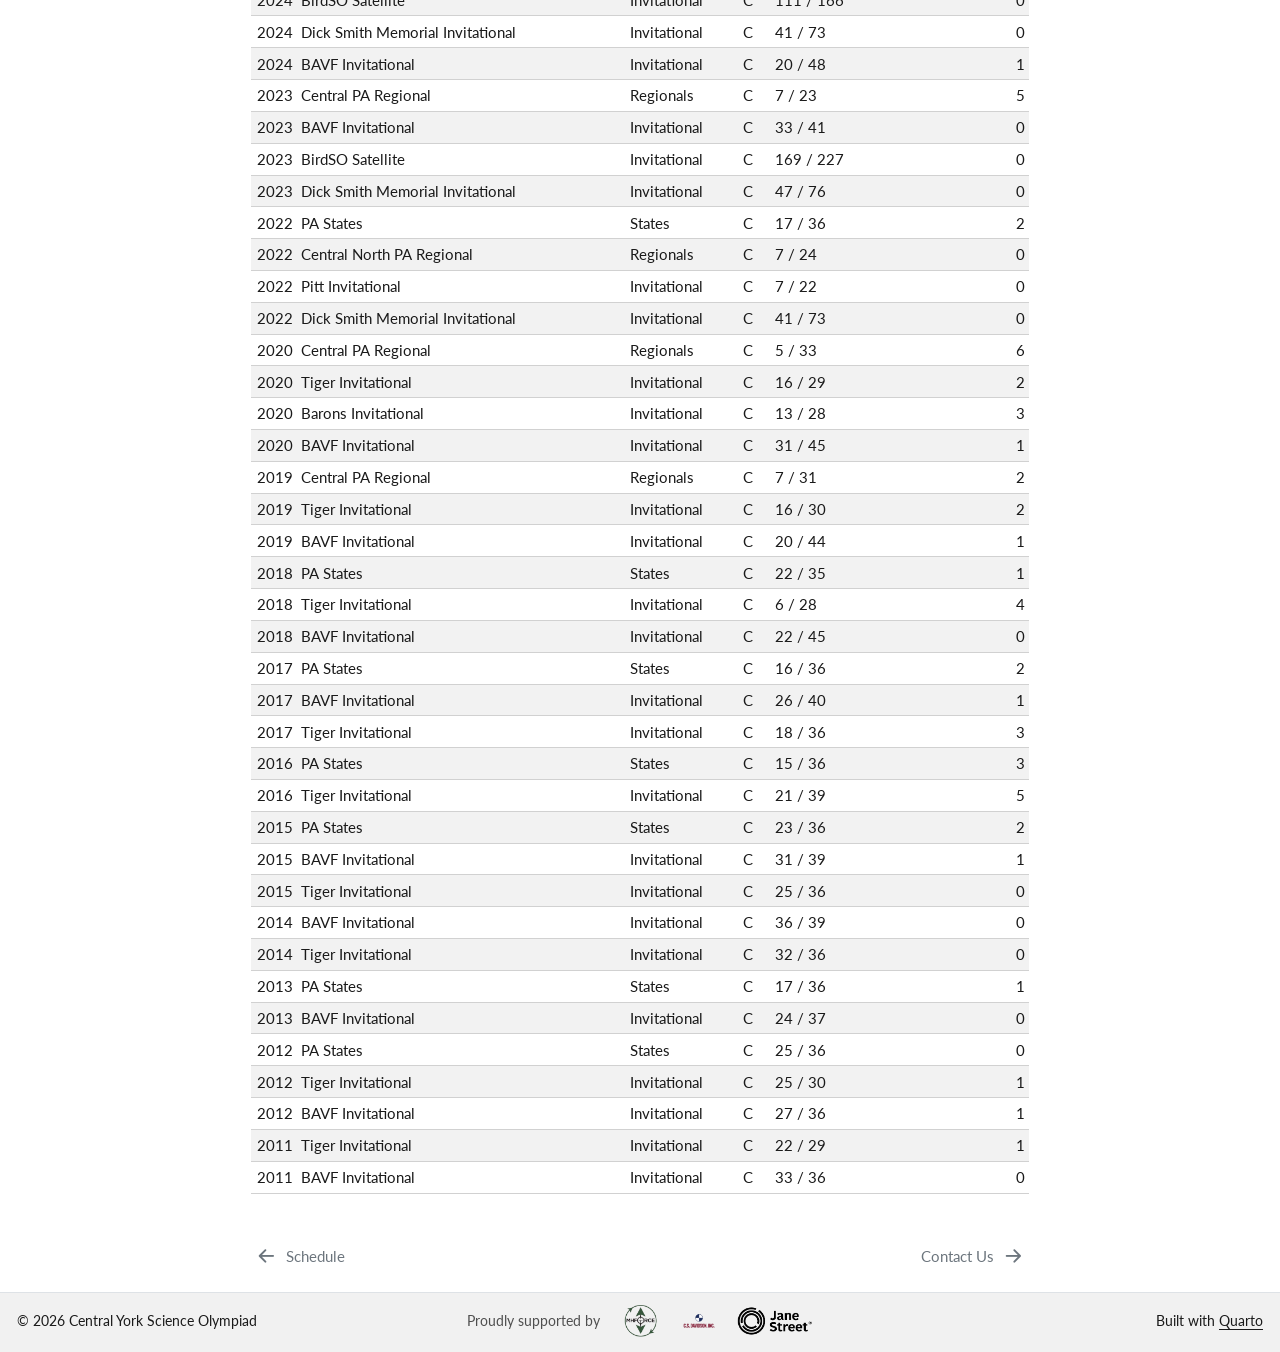
<file: docs/stats.html>
<!DOCTYPE html>
<html xmlns="http://www.w3.org/1999/xhtml" lang="en" xml:lang="en"><head>

<meta charset="utf-8">
<meta name="generator" content="quarto-1.10.18">

<meta name="viewport" content="width=device-width, initial-scale=1.0, user-scalable=yes">


<title>Team Stats – Central York Science Olympiad</title>
<style>
/* Default styles provided by pandoc.
** See https://pandoc.org/MANUAL.html#variables-for-html for config info.
*/
span.smallcaps{font-variant: small-caps;}
div.columns{display: flex; gap: 1.5em;}
div.column{flex: auto;}
@media screen {
div.columns{gap: min(4vw, 1.5em);}
div.column{overflow-x: auto;}
}
div.hanging-indent{margin-left: 1.5em; text-indent: -1.5em;}
ul.task-list{list-style: none;}
ul.task-list li input[type="checkbox"] {
  width: 0.8em;
  margin: 0 0.8em 0.2em -1em; /* quarto-specific, see https://github.com/quarto-dev/quarto-cli/issues/4556 */ 
  vertical-align: middle;
}
</style>


<script src="site_libs/quarto-nav/quarto-nav.js"></script>
<script src="site_libs/clipboard/clipboard.min.js"></script>
<script src="site_libs/quarto-search/autocomplete.umd.js"></script>
<script src="site_libs/quarto-search/fuse.min.js"></script>
<script src="site_libs/quarto-search/quarto-search.js"></script>
<meta name="quarto:offset" content="./">
<link href="./contact.html" rel="next">
<link href="./schedule.html" rel="prev">
<link href="./images/CYHSso.png" rel="icon" type="image/png">
<script src="site_libs/quarto-html/quarto.js" type="module"></script>
<script src="site_libs/quarto-html/tabsets/tabsets.js" type="module"></script>
<script src="site_libs/quarto-html/popper.min.js"></script>
<script src="site_libs/quarto-html/tippy.umd.min.js"></script>
<script src="site_libs/quarto-html/anchor.min.js"></script>
<link href="site_libs/quarto-html/tippy.css" rel="stylesheet">
<link href="site_libs/quarto-html/quarto-syntax-highlighting-64a204ab8560d761af7679ceaba22944.css" rel="stylesheet" id="quarto-text-highlighting-styles">
<script src="site_libs/bootstrap/bootstrap.min.js"></script>
<link href="site_libs/bootstrap/bootstrap-icons.css" rel="stylesheet">
<link href="site_libs/bootstrap/bootstrap-62d48caa6c295b43a1e23076554eb424.min.css" rel="stylesheet" append-hash="true" id="quarto-bootstrap" data-mode="light">
<script id="quarto-search-options" type="application/json">{
  "location": "sidebar",
  "copy-button": false,
  "collapse-after": 3,
  "panel-placement": "start",
  "type": "textbox",
  "limit": 50,
  "keyboard-shortcut": [
    "f",
    "/",
    "s"
  ],
  "show-item-context": false,
  "language": {
    "search-no-results-text": "No results",
    "search-matching-documents-text": "matching documents",
    "search-copy-link-title": "Copy link to search",
    "search-hide-matches-text": "Hide additional matches",
    "search-more-match-text": "more match in this document",
    "search-more-matches-text": "more matches in this document",
    "search-clear-button-title": "Clear",
    "search-text-placeholder": "",
    "search-detached-cancel-button-title": "Cancel",
    "search-submit-button-title": "Submit",
    "search-label": "Search"
  }
}</script>
<link href="site_libs/htmltools-fill-0.5.9/fill.css" rel="stylesheet">
<script src="site_libs/htmlwidgets-1.6.4/htmlwidgets.js"></script>
<script src="site_libs/plotly-binding-4.12.1/plotly.js"></script>
<script src="site_libs/typedarray-0.1/typedarray.min.js"></script>
<script src="site_libs/jquery-3.5.1/jquery.min.js"></script>
<link href="site_libs/crosstalk-1.2.2/css/crosstalk.min.css" rel="stylesheet">
<script src="site_libs/crosstalk-1.2.2/js/crosstalk.min.js"></script>
<link href="site_libs/plotly-htmlwidgets-css-2.25.2/plotly-htmlwidgets.css" rel="stylesheet">
<script src="site_libs/plotly-main-2.25.2/plotly-latest.min.js"></script>


</head>

<body class="nav-sidebar docked quarto-light">

<div id="quarto-search-results"></div>
  <header id="quarto-header" class="headroom fixed-top">
  <nav class="quarto-secondary-nav">
    <div class="container-fluid d-flex">
      <button type="button" class="quarto-btn-toggle btn" data-bs-toggle="collapse" role="button" data-bs-target=".quarto-sidebar-collapse-item" aria-controls="quarto-sidebar" aria-expanded="false" aria-label="Toggle sidebar navigation" onclick="if (window.quartoToggleHeadroom) { window.quartoToggleHeadroom(); }">
        <i class="bi bi-layout-text-sidebar-reverse"></i>
      </button>
        <nav class="quarto-page-breadcrumbs" aria-label="breadcrumb"><ol class="breadcrumb"><li class="breadcrumb-item"><a href="./schedule.html">Results</a></li><li class="breadcrumb-item"><a href="./stats.html">Statistics</a></li></ol></nav>
        <a class="flex-grow-1" role="navigation" data-bs-toggle="collapse" data-bs-target=".quarto-sidebar-collapse-item" aria-controls="quarto-sidebar" aria-expanded="false" aria-label="Toggle sidebar navigation" onclick="if (window.quartoToggleHeadroom) { window.quartoToggleHeadroom(); }">      
        </a>
      <button type="button" class="btn quarto-search-button" aria-label="Search" onclick="window.quartoOpenSearch();">
        <i class="bi bi-search"></i>
      </button>
    </div>
  </nav>
</header>
<!-- content -->
<div id="quarto-content" class="quarto-container page-columns page-rows-contents page-layout-article">
<!-- sidebar -->
  <nav id="quarto-sidebar" class="sidebar collapse collapse-horizontal quarto-sidebar-collapse-item sidebar-navigation docked overflow-auto">
    <div class="pt-lg-2 mt-2 text-center sidebar-header">
      <a href="./index.html" class="sidebar-logo-link">
      <img src="./images/CYHSso.png" alt="Central York Science Olympiad logo" class="sidebar-logo light-content py-0 d-lg-inline d-none">
      <img src="./images/CYHSso.png" alt="Central York Science Olympiad logo" class="sidebar-logo dark-content py-0 d-lg-inline d-none">
      </a>
      <div class="sidebar-tools-main">
    <a href="https://www.instagram.com/cyhsscioly/" title="" class="quarto-navigation-tool px-1" aria-label=""><i class="bi bi-instagram"></i></a>
    <a href="mailto:scioly@cypanthers.org" title="Email" class="quarto-navigation-tool px-1" aria-label="Email"><i class="bi bi-envelope-fill"></i></a>
</div>
      </div>
        <div class="mt-2 flex-shrink-0 align-items-center">
        <div class="sidebar-search">
        <div id="quarto-search" class="" title="Search"></div>
        </div>
        </div>
    <div class="sidebar-menu-container"> 
    <ul class="list-unstyled mt-1">
        <li class="sidebar-item sidebar-item-section">
      <div class="sidebar-item-container"> 
            <a class="sidebar-item-text sidebar-link text-start collapsed" data-bs-toggle="collapse" data-bs-target="#quarto-sidebar-section-1" role="navigation" aria-expanded="false">
 <span class="menu-text">Team</span></a>
          <a class="sidebar-item-toggle text-start collapsed" data-bs-toggle="collapse" data-bs-target="#quarto-sidebar-section-1" role="navigation" aria-expanded="false" aria-label="Toggle section">
            <i class="bi bi-chevron-right ms-2"></i>
          </a> 
      </div>
      <ul id="quarto-sidebar-section-1" class="collapse list-unstyled sidebar-section depth1 ">  
          <li class="sidebar-item">
  <div class="sidebar-item-container"> 
  <a href="./index.html" class="sidebar-item-text sidebar-link">
 <span class="menu-text">Home</span></a>
  </div>
</li>
          <li class="sidebar-item">
  <div class="sidebar-item-container"> 
  <a href="./about.html" class="sidebar-item-text sidebar-link">
 <span class="menu-text">About Us</span></a>
  </div>
</li>
          <li class="sidebar-item">
  <div class="sidebar-item-container"> 
  <a href="./news.html" class="sidebar-item-text sidebar-link">
 <span class="menu-text">News Feed</span></a>
  </div>
</li>
      </ul>
  </li>
        <li class="sidebar-item sidebar-item-section">
      <div class="sidebar-item-container"> 
            <a class="sidebar-item-text sidebar-link text-start" data-bs-toggle="collapse" data-bs-target="#quarto-sidebar-section-2" role="navigation" aria-expanded="true">
 <span class="menu-text">Results</span></a>
          <a class="sidebar-item-toggle text-start" data-bs-toggle="collapse" data-bs-target="#quarto-sidebar-section-2" role="navigation" aria-expanded="true" aria-label="Toggle section">
            <i class="bi bi-chevron-right ms-2"></i>
          </a> 
      </div>
      <ul id="quarto-sidebar-section-2" class="collapse list-unstyled sidebar-section depth1 show">  
          <li class="sidebar-item">
  <div class="sidebar-item-container"> 
  <a href="./schedule.html" class="sidebar-item-text sidebar-link">
 <span class="menu-text">Schedule</span></a>
  </div>
</li>
          <li class="sidebar-item">
  <div class="sidebar-item-container"> 
  <a href="./stats.html" class="sidebar-item-text sidebar-link active">
 <span class="menu-text">Statistics</span></a>
  </div>
</li>
      </ul>
  </li>
        <li class="sidebar-item">
  <div class="sidebar-item-container"> 
  <a href="./contact.html" class="sidebar-item-text sidebar-link">
 <span class="menu-text">Contact Us</span></a>
  </div>
</li>
        <li class="sidebar-item">
  <div class="sidebar-item-container"> 
  <a href="./sponsor.html" class="sidebar-item-text sidebar-link">
 <span class="menu-text">Support Us</span></a>
  </div>
</li>
    </ul>
    </div>
</nav>
<div id="quarto-sidebar-glass" class="quarto-sidebar-collapse-item" data-bs-toggle="collapse" data-bs-target=".quarto-sidebar-collapse-item"></div>
<!-- margin-sidebar -->
    <div id="quarto-margin-sidebar" class="sidebar margin-sidebar">
        <nav id="TOC" role="doc-toc" class="toc-active">
    <h2 id="toc-title">On this page</h2>
   
  <ul>
  <li><a href="#our-best-events" id="toc-our-best-events" class="nav-link active" data-scroll-target="#our-best-events">Our Best Events</a></li>
  <li><a href="#tournament-history" id="toc-tournament-history" class="nav-link" data-scroll-target="#tournament-history">Tournament History</a></li>
  </ul>
</nav>
    </div>
<!-- main -->
<main class="content" id="quarto-document-content">

<header id="title-block-header" class="quarto-title-block default"><nav class="quarto-page-breadcrumbs quarto-title-breadcrumbs d-none d-lg-block" aria-label="breadcrumb"><ol class="breadcrumb"><li class="breadcrumb-item"><a href="./schedule.html">Results</a></li><li class="breadcrumb-item"><a href="./stats.html">Statistics</a></li></ol></nav>
<div class="quarto-title">
<h1 class="title">Team Stats</h1>
</div>



<div class="quarto-title-meta">

    
  
    
  </div>
  


</header>


<div class="callout callout-style-default callout-note callout-titled">
<div class="callout-header d-flex align-content-center">
<div class="callout-icon-container">
<i class="callout-icon"></i>
</div>
<div class="callout-title-container flex-fill">
Note
</div>
</div>
<div class="callout-body-container callout-body">
<p><strong>About this data.</strong> These numbers come from <a href="https://www.duosmium.org/results/">Duosmium</a>, a community-maintained, open-source archive of Science Olympiad results, not an official database. From this:</p>
<ul>
<li><strong>Coverage is incomplete.</strong> It only includes tournaments someone chose to upload, so a season or an invitational can be missing entirely.</li>
</ul>
</div>
</div>
<div class="grid">
<div class="g-col-6 g-col-md-3 stat-card">
<div class="stat-number">
3rd
</div>
<div class="stat-label">
Best Regional Finish
</div>
</div>
<div class="g-col-6 g-col-md-3 stat-card">
<div class="stat-number">
15th
</div>
<div class="stat-label">
Best State Finish
</div>
</div>
<div class="g-col-6 g-col-md-3 stat-card">
<div class="stat-number">
134
</div>
<div class="stat-label">
Career Event Medals
</div>
</div>
<div class="g-col-6 g-col-md-3 stat-card">
<div class="stat-number">
52
</div>
<div class="stat-label">
Tournaments on Record
</div>
</div>
</div>
<section id="our-best-events" class="level2">
<h2 class="anchored" data-anchor-id="our-best-events">Our Best Events</h2>
<div class="cell">
<div class="cell-output-display">
<div class="plotly html-widget html-fill-item" id="htmlwidget-63605e11edfde5cd7600" style="width:100%;height:464px;"></div>
<script type="application/json" data-for="htmlwidget-63605e11edfde5cd7600">{"x":{"visdat":{"3e5f63a996e4":["function () ","plotlyVisDat"]},"cur_data":"3e5f63a996e4","attrs":{"3e5f63a996e4":{"x":{},"y":{},"orientation":"h","marker":{"color":"#E8720C"},"text":{},"hoverinfo":"text","textposition":"none","alpha_stroke":1,"sizes":[10,100],"spans":[1,20],"type":"bar"}},"layout":{"margin":{"b":40,"l":180,"t":25,"r":10},"xaxis":{"domain":[0,1],"automargin":true,"title":"Career medals","tick0":0,"dtick":1,"rangemode":"tozero"},"yaxis":{"domain":[0,1],"automargin":true,"title":"","type":"category","categoryorder":"array","categoryarray":["Ping Pong Parachute","Entomology","Helicopter","Robot Arm","Bungee Drop","Dynamic Planet","Materials Science","Rocks and Minerals","Water Quality","Experimental Design","Anatomy and Physiology","Disease Detectives","Forensics","Write It Do It","Chemistry Lab"]},"hovermode":"closest","showlegend":false},"source":"A","config":{"modeBarButtonsToAdd":["hoverclosest","hovercompare"],"showSendToCloud":false,"displayModeBar":false},"data":[{"x":[3,4,4,4,5,5,5,5,6,7,8,8,8,8,12],"y":["Ping Pong Parachute","Entomology","Helicopter","Robot Arm","Bungee Drop","Dynamic Planet","Materials Science","Rocks and Minerals","Water Quality","Experimental Design","Anatomy and Physiology","Disease Detectives","Forensics","Write It Do It","Chemistry Lab"],"orientation":"h","marker":{"color":"#E8720C","line":{"color":"rgba(31,119,180,1)"}},"text":["<b>Ping Pong Parachute<\/b><br>Medals: 3<br>Best States: 16th<br>Competed: 9x","<b>Entomology<\/b><br>Medals: 4<br>Best States: 27th<br>Competed: 29x","<b>Helicopter<\/b><br>Medals: 4<br>Best States: 17th<br>Competed: 17x","<b>Robot Arm<\/b><br>Medals: 4<br>Best States: 5th<br>Competed: 11x","<b>Bungee Drop<\/b><br>Medals: 5<br>Best States: 4th<br>Competed: 18x","<b>Dynamic Planet<\/b><br>Medals: 5<br>Best States: 14th<br>Competed: 82x","<b>Materials Science<\/b><br>Medals: 5<br>Best States: 3rd<br>Competed: 38x","<b>Rocks and Minerals<\/b><br>Medals: 5<br>Best States: 6th<br>Competed: 46x","<b>Water Quality<\/b><br>Medals: 6<br>Best States: 3rd<br>Competed: 35x","<b>Experimental Design<\/b><br>Medals: 7<br>Best States: 1st<br>Competed: 81x","<b>Anatomy and Physiology<\/b><br>Medals: 8<br>Best States: 15th<br>Competed: 81x","<b>Disease Detectives<\/b><br>Medals: 8<br>Best States: 14th<br>Competed: 82x","<b>Forensics<\/b><br>Medals: 8<br>Best States: 10th<br>Competed: 80x","<b>Write It Do It<\/b><br>Medals: 8<br>Best States: 4th<br>Competed: 65x","<b>Chemistry Lab<\/b><br>Medals: 12<br>Best States: 1st<br>Competed: 81x"],"hoverinfo":["text","text","text","text","text","text","text","text","text","text","text","text","text","text","text"],"textposition":["none","none","none","none","none","none","none","none","none","none","none","none","none","none","none"],"type":"bar","error_y":{"color":"rgba(31,119,180,1)"},"error_x":{"color":"rgba(31,119,180,1)"},"xaxis":"x","yaxis":"y","frame":null}],"highlight":{"on":"plotly_click","persistent":false,"dynamic":false,"selectize":false,"opacityDim":0.20000000000000001,"selected":{"opacity":1},"debounce":0},"shinyEvents":["plotly_hover","plotly_click","plotly_selected","plotly_relayout","plotly_brushed","plotly_brushing","plotly_clickannotation","plotly_doubleclick","plotly_deselect","plotly_afterplot","plotly_sunburstclick"],"base_url":"https://plot.ly"},"evals":[],"jsHooks":[]}</script>
</div>
</div>
</section>
<section id="tournament-history" class="level2">
<h2 class="anchored" data-anchor-id="tournament-history">Tournament History</h2>
<div class="cell">
<div class="cell-output-display">
<table class="caption-top table table-sm table-striped small">
<colgroup>
<col style="width: 5%">
<col style="width: 41%">
<col style="width: 14%">
<col style="width: 4%">
<col style="width: 11%">
<col style="width: 7%">
<col style="width: 14%">
</colgroup>
<thead>
<tr class="header">
<th style="text-align: right;">Year</th>
<th style="text-align: left;">Tournament</th>
<th style="text-align: left;">Level</th>
<th style="text-align: left;">Div</th>
<th style="text-align: left;">Rank</th>
<th style="text-align: left;">Trophy</th>
<th style="text-align: right;">Event Medals</th>
</tr>
</thead>
<tbody>
<tr class="odd">
<td style="text-align: right;">2026</td>
<td style="text-align: left;">PA States</td>
<td style="text-align: left;">States</td>
<td style="text-align: left;">C</td>
<td style="text-align: left;">15 / 36</td>
<td style="text-align: left;"></td>
<td style="text-align: right;">5</td>
</tr>
<tr class="even">
<td style="text-align: right;">2026</td>
<td style="text-align: left;">Central PA Regional</td>
<td style="text-align: left;">Regionals</td>
<td style="text-align: left;">C</td>
<td style="text-align: left;">3 / 24</td>
<td style="text-align: left;">🏆</td>
<td style="text-align: right;">16</td>
</tr>
<tr class="odd">
<td style="text-align: right;">2026</td>
<td style="text-align: left;">UMD Invitational</td>
<td style="text-align: left;">Invitational</td>
<td style="text-align: left;">C</td>
<td style="text-align: left;">8 / 40</td>
<td style="text-align: left;"></td>
<td style="text-align: right;">3</td>
</tr>
<tr class="even">
<td style="text-align: right;">2026</td>
<td style="text-align: left;">UMBC Neighbors Division Invitational</td>
<td style="text-align: left;">Invitational</td>
<td style="text-align: left;">C</td>
<td style="text-align: left;">2 / 22</td>
<td style="text-align: left;">🏆</td>
<td style="text-align: right;">14</td>
</tr>
<tr class="odd">
<td style="text-align: right;">2026</td>
<td style="text-align: left;">Berks County Invitational</td>
<td style="text-align: left;">Invitational</td>
<td style="text-align: left;">C</td>
<td style="text-align: left;">4 / 30</td>
<td style="text-align: left;"></td>
<td style="text-align: right;">19</td>
</tr>
<tr class="even">
<td style="text-align: right;">2026</td>
<td style="text-align: left;">Dick Smith Memorial Invitational</td>
<td style="text-align: left;">Invitational</td>
<td style="text-align: left;">C</td>
<td style="text-align: left;">30 / 92</td>
<td style="text-align: left;"></td>
<td style="text-align: right;">4</td>
</tr>
<tr class="odd">
<td style="text-align: right;">2026</td>
<td style="text-align: left;">BAVF Invitational</td>
<td style="text-align: left;">Invitational</td>
<td style="text-align: left;">C</td>
<td style="text-align: left;">30 / 48</td>
<td style="text-align: left;"></td>
<td style="text-align: right;">1</td>
</tr>
<tr class="even">
<td style="text-align: right;">2026</td>
<td style="text-align: left;">Georgia Scrimmage</td>
<td style="text-align: left;">Invitational</td>
<td style="text-align: left;">C</td>
<td style="text-align: left;">131 / 231</td>
<td style="text-align: left;"></td>
<td style="text-align: right;">0</td>
</tr>
<tr class="odd">
<td style="text-align: right;">2025</td>
<td style="text-align: left;">PA States</td>
<td style="text-align: left;">States</td>
<td style="text-align: left;">C</td>
<td style="text-align: left;">23 / 35</td>
<td style="text-align: left;"></td>
<td style="text-align: right;">3</td>
</tr>
<tr class="even">
<td style="text-align: right;">2025</td>
<td style="text-align: left;">Central PA Regional</td>
<td style="text-align: left;">Regionals</td>
<td style="text-align: left;">C</td>
<td style="text-align: left;">5 / 22</td>
<td style="text-align: left;"></td>
<td style="text-align: right;">8</td>
</tr>
<tr class="odd">
<td style="text-align: right;">2025</td>
<td style="text-align: left;">UMBC Neighbors Division Invitational</td>
<td style="text-align: left;">Invitational</td>
<td style="text-align: left;">C</td>
<td style="text-align: left;">7 / 15</td>
<td style="text-align: left;"></td>
<td style="text-align: right;">5</td>
</tr>
<tr class="even">
<td style="text-align: right;">2025</td>
<td style="text-align: left;">Dick Smith Memorial Invitational</td>
<td style="text-align: left;">Invitational</td>
<td style="text-align: left;">C</td>
<td style="text-align: left;">39 / 91</td>
<td style="text-align: left;"></td>
<td style="text-align: right;">0</td>
</tr>
<tr class="odd">
<td style="text-align: right;">2025</td>
<td style="text-align: left;">BAVF Invitational</td>
<td style="text-align: left;">Invitational</td>
<td style="text-align: left;">C</td>
<td style="text-align: left;">38 / 46</td>
<td style="text-align: left;"></td>
<td style="text-align: right;">1</td>
</tr>
<tr class="even">
<td style="text-align: right;">2024</td>
<td style="text-align: left;">Central PA Regional</td>
<td style="text-align: left;">Regionals</td>
<td style="text-align: left;">C</td>
<td style="text-align: left;">7 / 26</td>
<td style="text-align: left;"></td>
<td style="text-align: right;">4</td>
</tr>
<tr class="odd">
<td style="text-align: right;">2024</td>
<td style="text-align: left;">BirdSO Satellite</td>
<td style="text-align: left;">Invitational</td>
<td style="text-align: left;">C</td>
<td style="text-align: left;">111 / 166</td>
<td style="text-align: left;"></td>
<td style="text-align: right;">0</td>
</tr>
<tr class="even">
<td style="text-align: right;">2024</td>
<td style="text-align: left;">Dick Smith Memorial Invitational</td>
<td style="text-align: left;">Invitational</td>
<td style="text-align: left;">C</td>
<td style="text-align: left;">41 / 73</td>
<td style="text-align: left;"></td>
<td style="text-align: right;">0</td>
</tr>
<tr class="odd">
<td style="text-align: right;">2024</td>
<td style="text-align: left;">BAVF Invitational</td>
<td style="text-align: left;">Invitational</td>
<td style="text-align: left;">C</td>
<td style="text-align: left;">20 / 48</td>
<td style="text-align: left;"></td>
<td style="text-align: right;">1</td>
</tr>
<tr class="even">
<td style="text-align: right;">2023</td>
<td style="text-align: left;">Central PA Regional</td>
<td style="text-align: left;">Regionals</td>
<td style="text-align: left;">C</td>
<td style="text-align: left;">7 / 23</td>
<td style="text-align: left;"></td>
<td style="text-align: right;">5</td>
</tr>
<tr class="odd">
<td style="text-align: right;">2023</td>
<td style="text-align: left;">BAVF Invitational</td>
<td style="text-align: left;">Invitational</td>
<td style="text-align: left;">C</td>
<td style="text-align: left;">33 / 41</td>
<td style="text-align: left;"></td>
<td style="text-align: right;">0</td>
</tr>
<tr class="even">
<td style="text-align: right;">2023</td>
<td style="text-align: left;">BirdSO Satellite</td>
<td style="text-align: left;">Invitational</td>
<td style="text-align: left;">C</td>
<td style="text-align: left;">169 / 227</td>
<td style="text-align: left;"></td>
<td style="text-align: right;">0</td>
</tr>
<tr class="odd">
<td style="text-align: right;">2023</td>
<td style="text-align: left;">Dick Smith Memorial Invitational</td>
<td style="text-align: left;">Invitational</td>
<td style="text-align: left;">C</td>
<td style="text-align: left;">47 / 76</td>
<td style="text-align: left;"></td>
<td style="text-align: right;">0</td>
</tr>
<tr class="even">
<td style="text-align: right;">2022</td>
<td style="text-align: left;">PA States</td>
<td style="text-align: left;">States</td>
<td style="text-align: left;">C</td>
<td style="text-align: left;">17 / 36</td>
<td style="text-align: left;"></td>
<td style="text-align: right;">2</td>
</tr>
<tr class="odd">
<td style="text-align: right;">2022</td>
<td style="text-align: left;">Central North PA Regional</td>
<td style="text-align: left;">Regionals</td>
<td style="text-align: left;">C</td>
<td style="text-align: left;">7 / 24</td>
<td style="text-align: left;"></td>
<td style="text-align: right;">0</td>
</tr>
<tr class="even">
<td style="text-align: right;">2022</td>
<td style="text-align: left;">Pitt Invitational</td>
<td style="text-align: left;">Invitational</td>
<td style="text-align: left;">C</td>
<td style="text-align: left;">7 / 22</td>
<td style="text-align: left;"></td>
<td style="text-align: right;">0</td>
</tr>
<tr class="odd">
<td style="text-align: right;">2022</td>
<td style="text-align: left;">Dick Smith Memorial Invitational</td>
<td style="text-align: left;">Invitational</td>
<td style="text-align: left;">C</td>
<td style="text-align: left;">41 / 73</td>
<td style="text-align: left;"></td>
<td style="text-align: right;">0</td>
</tr>
<tr class="even">
<td style="text-align: right;">2020</td>
<td style="text-align: left;">Central PA Regional</td>
<td style="text-align: left;">Regionals</td>
<td style="text-align: left;">C</td>
<td style="text-align: left;">5 / 33</td>
<td style="text-align: left;"></td>
<td style="text-align: right;">6</td>
</tr>
<tr class="odd">
<td style="text-align: right;">2020</td>
<td style="text-align: left;">Tiger Invitational</td>
<td style="text-align: left;">Invitational</td>
<td style="text-align: left;">C</td>
<td style="text-align: left;">16 / 29</td>
<td style="text-align: left;"></td>
<td style="text-align: right;">2</td>
</tr>
<tr class="even">
<td style="text-align: right;">2020</td>
<td style="text-align: left;">Barons Invitational</td>
<td style="text-align: left;">Invitational</td>
<td style="text-align: left;">C</td>
<td style="text-align: left;">13 / 28</td>
<td style="text-align: left;"></td>
<td style="text-align: right;">3</td>
</tr>
<tr class="odd">
<td style="text-align: right;">2020</td>
<td style="text-align: left;">BAVF Invitational</td>
<td style="text-align: left;">Invitational</td>
<td style="text-align: left;">C</td>
<td style="text-align: left;">31 / 45</td>
<td style="text-align: left;"></td>
<td style="text-align: right;">1</td>
</tr>
<tr class="even">
<td style="text-align: right;">2019</td>
<td style="text-align: left;">Central PA Regional</td>
<td style="text-align: left;">Regionals</td>
<td style="text-align: left;">C</td>
<td style="text-align: left;">7 / 31</td>
<td style="text-align: left;"></td>
<td style="text-align: right;">2</td>
</tr>
<tr class="odd">
<td style="text-align: right;">2019</td>
<td style="text-align: left;">Tiger Invitational</td>
<td style="text-align: left;">Invitational</td>
<td style="text-align: left;">C</td>
<td style="text-align: left;">16 / 30</td>
<td style="text-align: left;"></td>
<td style="text-align: right;">2</td>
</tr>
<tr class="even">
<td style="text-align: right;">2019</td>
<td style="text-align: left;">BAVF Invitational</td>
<td style="text-align: left;">Invitational</td>
<td style="text-align: left;">C</td>
<td style="text-align: left;">20 / 44</td>
<td style="text-align: left;"></td>
<td style="text-align: right;">1</td>
</tr>
<tr class="odd">
<td style="text-align: right;">2018</td>
<td style="text-align: left;">PA States</td>
<td style="text-align: left;">States</td>
<td style="text-align: left;">C</td>
<td style="text-align: left;">22 / 35</td>
<td style="text-align: left;"></td>
<td style="text-align: right;">1</td>
</tr>
<tr class="even">
<td style="text-align: right;">2018</td>
<td style="text-align: left;">Tiger Invitational</td>
<td style="text-align: left;">Invitational</td>
<td style="text-align: left;">C</td>
<td style="text-align: left;">6 / 28</td>
<td style="text-align: left;"></td>
<td style="text-align: right;">4</td>
</tr>
<tr class="odd">
<td style="text-align: right;">2018</td>
<td style="text-align: left;">BAVF Invitational</td>
<td style="text-align: left;">Invitational</td>
<td style="text-align: left;">C</td>
<td style="text-align: left;">22 / 45</td>
<td style="text-align: left;"></td>
<td style="text-align: right;">0</td>
</tr>
<tr class="even">
<td style="text-align: right;">2017</td>
<td style="text-align: left;">PA States</td>
<td style="text-align: left;">States</td>
<td style="text-align: left;">C</td>
<td style="text-align: left;">16 / 36</td>
<td style="text-align: left;"></td>
<td style="text-align: right;">2</td>
</tr>
<tr class="odd">
<td style="text-align: right;">2017</td>
<td style="text-align: left;">BAVF Invitational</td>
<td style="text-align: left;">Invitational</td>
<td style="text-align: left;">C</td>
<td style="text-align: left;">26 / 40</td>
<td style="text-align: left;"></td>
<td style="text-align: right;">1</td>
</tr>
<tr class="even">
<td style="text-align: right;">2017</td>
<td style="text-align: left;">Tiger Invitational</td>
<td style="text-align: left;">Invitational</td>
<td style="text-align: left;">C</td>
<td style="text-align: left;">18 / 36</td>
<td style="text-align: left;"></td>
<td style="text-align: right;">3</td>
</tr>
<tr class="odd">
<td style="text-align: right;">2016</td>
<td style="text-align: left;">PA States</td>
<td style="text-align: left;">States</td>
<td style="text-align: left;">C</td>
<td style="text-align: left;">15 / 36</td>
<td style="text-align: left;"></td>
<td style="text-align: right;">3</td>
</tr>
<tr class="even">
<td style="text-align: right;">2016</td>
<td style="text-align: left;">Tiger Invitational</td>
<td style="text-align: left;">Invitational</td>
<td style="text-align: left;">C</td>
<td style="text-align: left;">21 / 39</td>
<td style="text-align: left;"></td>
<td style="text-align: right;">5</td>
</tr>
<tr class="odd">
<td style="text-align: right;">2015</td>
<td style="text-align: left;">PA States</td>
<td style="text-align: left;">States</td>
<td style="text-align: left;">C</td>
<td style="text-align: left;">23 / 36</td>
<td style="text-align: left;"></td>
<td style="text-align: right;">2</td>
</tr>
<tr class="even">
<td style="text-align: right;">2015</td>
<td style="text-align: left;">BAVF Invitational</td>
<td style="text-align: left;">Invitational</td>
<td style="text-align: left;">C</td>
<td style="text-align: left;">31 / 39</td>
<td style="text-align: left;"></td>
<td style="text-align: right;">1</td>
</tr>
<tr class="odd">
<td style="text-align: right;">2015</td>
<td style="text-align: left;">Tiger Invitational</td>
<td style="text-align: left;">Invitational</td>
<td style="text-align: left;">C</td>
<td style="text-align: left;">25 / 36</td>
<td style="text-align: left;"></td>
<td style="text-align: right;">0</td>
</tr>
<tr class="even">
<td style="text-align: right;">2014</td>
<td style="text-align: left;">BAVF Invitational</td>
<td style="text-align: left;">Invitational</td>
<td style="text-align: left;">C</td>
<td style="text-align: left;">36 / 39</td>
<td style="text-align: left;"></td>
<td style="text-align: right;">0</td>
</tr>
<tr class="odd">
<td style="text-align: right;">2014</td>
<td style="text-align: left;">Tiger Invitational</td>
<td style="text-align: left;">Invitational</td>
<td style="text-align: left;">C</td>
<td style="text-align: left;">32 / 36</td>
<td style="text-align: left;"></td>
<td style="text-align: right;">0</td>
</tr>
<tr class="even">
<td style="text-align: right;">2013</td>
<td style="text-align: left;">PA States</td>
<td style="text-align: left;">States</td>
<td style="text-align: left;">C</td>
<td style="text-align: left;">17 / 36</td>
<td style="text-align: left;"></td>
<td style="text-align: right;">1</td>
</tr>
<tr class="odd">
<td style="text-align: right;">2013</td>
<td style="text-align: left;">BAVF Invitational</td>
<td style="text-align: left;">Invitational</td>
<td style="text-align: left;">C</td>
<td style="text-align: left;">24 / 37</td>
<td style="text-align: left;"></td>
<td style="text-align: right;">0</td>
</tr>
<tr class="even">
<td style="text-align: right;">2012</td>
<td style="text-align: left;">PA States</td>
<td style="text-align: left;">States</td>
<td style="text-align: left;">C</td>
<td style="text-align: left;">25 / 36</td>
<td style="text-align: left;"></td>
<td style="text-align: right;">0</td>
</tr>
<tr class="odd">
<td style="text-align: right;">2012</td>
<td style="text-align: left;">Tiger Invitational</td>
<td style="text-align: left;">Invitational</td>
<td style="text-align: left;">C</td>
<td style="text-align: left;">25 / 30</td>
<td style="text-align: left;"></td>
<td style="text-align: right;">1</td>
</tr>
<tr class="even">
<td style="text-align: right;">2012</td>
<td style="text-align: left;">BAVF Invitational</td>
<td style="text-align: left;">Invitational</td>
<td style="text-align: left;">C</td>
<td style="text-align: left;">27 / 36</td>
<td style="text-align: left;"></td>
<td style="text-align: right;">1</td>
</tr>
<tr class="odd">
<td style="text-align: right;">2011</td>
<td style="text-align: left;">Tiger Invitational</td>
<td style="text-align: left;">Invitational</td>
<td style="text-align: left;">C</td>
<td style="text-align: left;">22 / 29</td>
<td style="text-align: left;"></td>
<td style="text-align: right;">1</td>
</tr>
<tr class="even">
<td style="text-align: right;">2011</td>
<td style="text-align: left;">BAVF Invitational</td>
<td style="text-align: left;">Invitational</td>
<td style="text-align: left;">C</td>
<td style="text-align: left;">33 / 36</td>
<td style="text-align: left;"></td>
<td style="text-align: right;">0</td>
</tr>
</tbody>
</table>
</div>
</div>


</section>

</main> <!-- /main -->
<script id="quarto-html-after-body" type="application/javascript">
  window.document.addEventListener("DOMContentLoaded", function (event) {
    const icon = "";
    const anchorJS = new window.AnchorJS();
    anchorJS.options = {
      placement: 'right',
      icon: icon
    };
    anchorJS.add('.anchored');
    const isCodeAnnotation = (el) => {
      for (const clz of el.classList) {
        if (clz.startsWith('code-annotation-')) {                     
          return true;
        }
      }
      return false;
    }
    const onCopySuccess = function(e) {
      // button target
      const button = e.trigger;
      // don't keep focus
      button.blur();
      // flash "checked"
      button.classList.add('code-copy-button-checked');
      var currentTitle = button.getAttribute("title");
      button.setAttribute("title", "Copied!");
      let tooltip;
      if (window.bootstrap) {
        button.setAttribute("data-bs-toggle", "tooltip");
        button.setAttribute("data-bs-placement", "left");
        button.setAttribute("data-bs-title", "Copied!");
        tooltip = new bootstrap.Tooltip(button, 
          { trigger: "manual", 
            customClass: "code-copy-button-tooltip",
            offset: [0, -8]});
        tooltip.show();    
      }
      setTimeout(function() {
        if (tooltip) {
          tooltip.hide();
          button.removeAttribute("data-bs-title");
          button.removeAttribute("data-bs-toggle");
          button.removeAttribute("data-bs-placement");
        }
        button.setAttribute("title", currentTitle);
        button.classList.remove('code-copy-button-checked');
      }, 1000);
      // clear code selection
      e.clearSelection();
    }
    const getTextToCopy = function(trigger) {
      const outerScaffold = trigger.parentElement.cloneNode(true);
      const codeEl = outerScaffold.querySelector('code');
      for (const childEl of codeEl.children) {
        if (isCodeAnnotation(childEl)) {
          childEl.remove();
        }
      }
      return codeEl.innerText;
    }
    const clipboard = new window.ClipboardJS('.code-copy-button:not([data-in-quarto-modal])', {
      text: getTextToCopy
    });
    clipboard.on('success', onCopySuccess);
    if (window.document.getElementById('quarto-embedded-source-code-modal')) {
      const clipboardModal = new window.ClipboardJS('.code-copy-button[data-in-quarto-modal]', {
        text: getTextToCopy,
        container: window.document.getElementById('quarto-embedded-source-code-modal')
      });
      clipboardModal.on('success', onCopySuccess);
    }
      var localhostRegex = new RegExp(/^(?:http|https):\/\/localhost\:?[0-9]*\//);
      var mailtoRegex = new RegExp(/^mailto:/);
        var filterRegex = new RegExp("https:\/\/cyhsscioly\.github\.io\/cyhsscioly\/");
      var isInternal = (href) => {
          return filterRegex.test(href) || localhostRegex.test(href) || mailtoRegex.test(href);
      }
      // Inspect non-navigation links and adorn them if external
     var links = window.document.querySelectorAll('a[href]:not(.nav-link):not(.navbar-brand):not(.toc-action):not(.sidebar-link):not(.sidebar-item-toggle):not(.pagination-link):not(.no-external):not([aria-hidden]):not(.dropdown-item):not(.quarto-navigation-tool):not(.about-link)');
      for (var i=0; i<links.length; i++) {
        const link = links[i];
        if (!isInternal(link.href)) {
          // undo the damage that might have been done by quarto-nav.js in the case of
          // links that we want to consider external
          if (link.dataset.originalHref !== undefined) {
            link.href = link.dataset.originalHref;
          }
            // target, if specified
            link.setAttribute("target", "_blank");
            if (link.getAttribute("rel") === null) {
              link.setAttribute("rel", "noopener");
            }
        }
      }
    function tippyHover(el, contentFn, onTriggerFn, onUntriggerFn) {
      const config = {
        allowHTML: true,
        maxWidth: 500,
        delay: 100,
        arrow: false,
        appendTo: function(el) {
            return el.parentElement;
        },
        interactive: true,
        interactiveBorder: 10,
        theme: 'quarto',
        placement: 'bottom-start',
      };
      if (contentFn) {
        config.content = contentFn;
      }
      if (onTriggerFn) {
        config.onTrigger = onTriggerFn;
      }
      if (onUntriggerFn) {
        config.onUntrigger = onUntriggerFn;
      }
      window.tippy(el, config); 
    }
    const noterefs = window.document.querySelectorAll('a[role="doc-noteref"]');
    for (var i=0; i<noterefs.length; i++) {
      const ref = noterefs[i];
      tippyHover(ref, function() {
        // use id or data attribute instead here
        let href = ref.getAttribute('data-footnote-href') || ref.getAttribute('href');
        try { href = new URL(href).hash; } catch {}
        const id = href.replace(/^#\/?/, "");
        const note = window.document.getElementById(id);
        if (note) {
          return note.innerHTML;
        } else {
          return "";
        }
      });
    }
    const xrefs = window.document.querySelectorAll('a.quarto-xref');
    const processXRef = (id, note) => {
      // Strip column container classes
      const stripColumnClz = (el) => {
        el.classList.remove("page-full", "page-columns");
        if (el.children) {
          for (const child of el.children) {
            stripColumnClz(child);
          }
        }
      }
      stripColumnClz(note)
      if (id === null || id.startsWith('sec-')) {
        // Special case sections, only their first couple elements
        const container = document.createElement("div");
        if (note.children && note.children.length > 2) {
          container.appendChild(note.children[0].cloneNode(true));
          for (let i = 1; i < note.children.length; i++) {
            const child = note.children[i];
            if (child.tagName === "P" && child.innerText === "") {
              continue;
            } else {
              container.appendChild(child.cloneNode(true));
              break;
            }
          }
          if (window.Quarto?.typesetMath) {
            window.Quarto.typesetMath(container);
          }
          return container.innerHTML
        } else {
          if (window.Quarto?.typesetMath) {
            window.Quarto.typesetMath(note);
          }
          return note.innerHTML;
        }
      } else {
        // Remove any anchor links if they are present
        const anchorLink = note.querySelector('a.anchorjs-link');
        if (anchorLink) {
          anchorLink.remove();
        }
        if (window.Quarto?.typesetMath) {
          window.Quarto.typesetMath(note);
        }
        if (note.classList.contains("callout")) {
          return note.outerHTML;
        } else {
          return note.innerHTML;
        }
      }
    }
    for (var i=0; i<xrefs.length; i++) {
      const xref = xrefs[i];
      tippyHover(xref, undefined, function(instance) {
        instance.disable();
        let url = xref.getAttribute('href');
        let hash = undefined; 
        if (url.startsWith('#')) {
          hash = url;
        } else {
          try { hash = new URL(url).hash; } catch {}
        }
        if (hash) {
          const id = hash.replace(/^#\/?/, "");
          const note = window.document.getElementById(id);
          if (note !== null) {
            try {
              const html = processXRef(id, note.cloneNode(true));
              instance.setContent(html);
            } finally {
              instance.enable();
              instance.show();
            }
          } else {
            // See if we can fetch this
            fetch(url.split('#')[0])
            .then(res => res.text())
            .then(html => {
              const parser = new DOMParser();
              const htmlDoc = parser.parseFromString(html, "text/html");
              const note = htmlDoc.getElementById(id);
              if (note !== null) {
                const html = processXRef(id, note);
                instance.setContent(html);
              } 
            }).finally(() => {
              instance.enable();
              instance.show();
            });
          }
        } else {
          // See if we can fetch a full url (with no hash to target)
          // This is a special case and we should probably do some content thinning / targeting
          fetch(url)
          .then(res => res.text())
          .then(html => {
            const parser = new DOMParser();
            const htmlDoc = parser.parseFromString(html, "text/html");
            const note = htmlDoc.querySelector('main.content');
            if (note !== null) {
              // This should only happen for chapter cross references
              // (since there is no id in the URL)
              // remove the first header
              if (note.children.length > 0 && note.children[0].tagName === "HEADER") {
                note.children[0].remove();
              }
              const html = processXRef(null, note);
              instance.setContent(html);
            } 
          }).finally(() => {
            instance.enable();
            instance.show();
          });
        }
      }, function(instance) {
      });
    }
        let selectedAnnoteEl;
        const selectorForAnnotation = ( cell, annotation) => {
          let cellAttr = 'data-code-cell="' + cell + '"';
          let lineAttr = 'data-code-annotation="' +  annotation + '"';
          const selector = 'span[' + cellAttr + '][' + lineAttr + ']';
          return selector;
        }
        const selectCodeLines = (annoteEl) => {
          const doc = window.document;
          const targetCell = annoteEl.getAttribute("data-target-cell");
          const targetAnnotation = annoteEl.getAttribute("data-target-annotation");
          const annoteSpan = window.document.querySelector(selectorForAnnotation(targetCell, targetAnnotation));
          const lines = annoteSpan.getAttribute("data-code-lines").split(",");
          const lineIds = lines.map((line) => {
            return targetCell + "-" + line;
          })
          let top = null;
          let height = null;
          let parent = null;
          if (lineIds.length > 0) {
              //compute the position of the single el (top and bottom and make a div)
              const el = window.document.getElementById(lineIds[0]);
              top = el.offsetTop;
              height = el.offsetHeight;
              parent = el.parentElement.parentElement;
            if (lineIds.length > 1) {
              const lastEl = window.document.getElementById(lineIds[lineIds.length - 1]);
              const bottom = lastEl.offsetTop + lastEl.offsetHeight;
              height = bottom - top;
            }
            if (top !== null && height !== null && parent !== null) {
              // cook up a div (if necessary) and position it 
              let div = window.document.getElementById("code-annotation-line-highlight");
              if (div === null) {
                div = window.document.createElement("div");
                div.setAttribute("id", "code-annotation-line-highlight");
                div.style.position = 'absolute';
                parent.appendChild(div);
              }
              div.style.top = top - 2 + "px";
              div.style.height = height + 4 + "px";
              div.style.left = 0;
              let gutterDiv = window.document.getElementById("code-annotation-line-highlight-gutter");
              if (gutterDiv === null) {
                gutterDiv = window.document.createElement("div");
                gutterDiv.setAttribute("id", "code-annotation-line-highlight-gutter");
                gutterDiv.style.position = 'absolute';
                const codeCell = window.document.getElementById(targetCell);
                const gutter = codeCell.querySelector('.code-annotation-gutter');
                gutter.appendChild(gutterDiv);
              }
              gutterDiv.style.top = top - 2 + "px";
              gutterDiv.style.height = height + 4 + "px";
            }
            selectedAnnoteEl = annoteEl;
          }
        };
        const unselectCodeLines = () => {
          const elementsIds = ["code-annotation-line-highlight", "code-annotation-line-highlight-gutter"];
          elementsIds.forEach((elId) => {
            const div = window.document.getElementById(elId);
            if (div) {
              div.remove();
            }
          });
          selectedAnnoteEl = undefined;
        };
          // Handle positioning of the toggle
      window.addEventListener(
        "resize",
        throttle(() => {
          elRect = undefined;
          if (selectedAnnoteEl) {
            selectCodeLines(selectedAnnoteEl);
          }
        }, 10)
      );
      function throttle(fn, ms) {
      let throttle = false;
      let timer;
        return (...args) => {
          if(!throttle) { // first call gets through
              fn.apply(this, args);
              throttle = true;
          } else { // all the others get throttled
              if(timer) clearTimeout(timer); // cancel #2
              timer = setTimeout(() => {
                fn.apply(this, args);
                timer = throttle = false;
              }, ms);
          }
        };
      }
        // Attach click handler to the DT
        const annoteDls = window.document.querySelectorAll('dt[data-target-cell]');
        for (const annoteDlNode of annoteDls) {
          annoteDlNode.addEventListener('click', (event) => {
            const clickedEl = event.target;
            if (clickedEl !== selectedAnnoteEl) {
              unselectCodeLines();
              const activeEl = window.document.querySelector('dt[data-target-cell].code-annotation-active');
              if (activeEl) {
                activeEl.classList.remove('code-annotation-active');
              }
              selectCodeLines(clickedEl);
              clickedEl.classList.add('code-annotation-active');
            } else {
              // Unselect the line
              unselectCodeLines();
              clickedEl.classList.remove('code-annotation-active');
            }
          });
        }
    const findCites = (el) => {
      const parentEl = el.parentElement;
      if (parentEl) {
        const cites = parentEl.dataset.cites;
        if (cites) {
          return {
            el,
            cites: cites.split(' ')
          };
        } else {
          return findCites(el.parentElement)
        }
      } else {
        return undefined;
      }
    };
    var bibliorefs = window.document.querySelectorAll('a[role="doc-biblioref"]');
    for (var i=0; i<bibliorefs.length; i++) {
      const ref = bibliorefs[i];
      const citeInfo = findCites(ref);
      if (citeInfo) {
        tippyHover(citeInfo.el, function() {
          var popup = window.document.createElement('div');
          citeInfo.cites.forEach(function(cite) {
            var citeDiv = window.document.createElement('div');
            citeDiv.classList.add('hanging-indent');
            citeDiv.classList.add('csl-entry');
            var biblioDiv = window.document.getElementById('ref-' + cite);
            if (biblioDiv) {
              citeDiv.innerHTML = biblioDiv.innerHTML;
            }
            popup.appendChild(citeDiv);
          });
          return popup.innerHTML;
        });
      }
    }
  });
  </script>
<nav class="page-navigation">
  <div class="nav-page nav-page-previous">
      <a href="./schedule.html" class="pagination-link" aria-label="Schedule">
        <i class="bi bi-arrow-left-short"></i> <span class="nav-page-text">Schedule</span>
      </a>          
  </div>
  <div class="nav-page nav-page-next">
      <a href="./contact.html" class="pagination-link" aria-label="Contact Us">
        <span class="nav-page-text">Contact Us</span> <i class="bi bi-arrow-right-short"></i>
      </a>
  </div>
</nav>
</div> <!-- /content -->
<footer class="footer">
  <div class="nav-footer">
    <div class="nav-footer-left">
<p>© 2026 Central York Science Olympiad</p>
</div>   
    <div class="nav-footer-center">
      <ul class="footer-items list-unstyled">
    <li class="nav-item">
 <div class="footer-sponsors">
   <span>Proudly supported by</span>
   <a href="https://mhforce.com/" aria-label="Morehouse Instrument Company">
     <img src="images/Morehouse.png" alt="Morehouse Instrument Company">
  </a>
   <a href="https://www.csdavidson.com/" aria-label="C.S. Davidson, Inc.">
     <img src="images/cs-davidson.png" alt="C.S. Davidson, Inc.">
  </a>
  <a href="https://www.janestreet.com/" aria-label="Jane Street">
    <img src="images/jane-street.png" alt="Jane Street">
  </a>
</div>
  </li>  
</ul>
    </div>
    <div class="nav-footer-right">
<p>Built with <a href="https://quarto.org">Quarto</a></p>
</div>
  </div>
</footer>




</body></html>
</file>
<file: docs/site_libs/quarto-html/tippy.css>
.tippy-box[data-animation=fade][data-state=hidden]{opacity:0}[data-tippy-root]{max-width:calc(100vw - 10px)}.tippy-box{position:relative;background-color:#333;color:#fff;border-radius:4px;font-size:14px;line-height:1.4;white-space:normal;outline:0;transition-property:transform,visibility,opacity}.tippy-box[data-placement^=top]>.tippy-arrow{bottom:0}.tippy-box[data-placement^=top]>.tippy-arrow:before{bottom:-7px;left:0;border-width:8px 8px 0;border-top-color:initial;transform-origin:center top}.tippy-box[data-placement^=bottom]>.tippy-arrow{top:0}.tippy-box[data-placement^=bottom]>.tippy-arrow:before{top:-7px;left:0;border-width:0 8px 8px;border-bottom-color:initial;transform-origin:center bottom}.tippy-box[data-placement^=left]>.tippy-arrow{right:0}.tippy-box[data-placement^=left]>.tippy-arrow:before{border-width:8px 0 8px 8px;border-left-color:initial;right:-7px;transform-origin:center left}.tippy-box[data-placement^=right]>.tippy-arrow{left:0}.tippy-box[data-placement^=right]>.tippy-arrow:before{left:-7px;border-width:8px 8px 8px 0;border-right-color:initial;transform-origin:center right}.tippy-box[data-inertia][data-state=visible]{transition-timing-function:cubic-bezier(.54,1.5,.38,1.11)}.tippy-arrow{width:16px;height:16px;color:#333}.tippy-arrow:before{content:"";position:absolute;border-color:transparent;border-style:solid}.tippy-content{position:relative;padding:5px 9px;z-index:1}
</file>
<file: docs/site_libs/quarto-html/quarto-syntax-highlighting-64a204ab8560d761af7679ceaba22944.css>
/* quarto syntax highlight colors */
:root {
  --quarto-hl-ot-color: #003B4F;
  --quarto-hl-at-color: #657422;
  --quarto-hl-ss-color: #20794D;
  --quarto-hl-an-color: #5E5E5E;
  --quarto-hl-fu-color: #4758AB;
  --quarto-hl-st-color: #20794D;
  --quarto-hl-cf-color: #003B4F;
  --quarto-hl-op-color: #5E5E5E;
  --quarto-hl-er-color: #AD0000;
  --quarto-hl-bn-color: #AD0000;
  --quarto-hl-al-color: #AD0000;
  --quarto-hl-va-color: #111111;
  --quarto-hl-bu-color: inherit;
  --quarto-hl-ex-color: inherit;
  --quarto-hl-pp-color: #AD0000;
  --quarto-hl-in-color: #5E5E5E;
  --quarto-hl-vs-color: #20794D;
  --quarto-hl-wa-color: #5E5E5E;
  --quarto-hl-do-color: #5E5E5E;
  --quarto-hl-im-color: #00769E;
  --quarto-hl-ch-color: #20794D;
  --quarto-hl-dt-color: #AD0000;
  --quarto-hl-fl-color: #AD0000;
  --quarto-hl-co-color: #5E5E5E;
  --quarto-hl-cv-color: #5E5E5E;
  --quarto-hl-cn-color: #8f5902;
  --quarto-hl-sc-color: #5E5E5E;
  --quarto-hl-dv-color: #AD0000;
  --quarto-hl-kw-color: #003B4F;
}

/* other quarto variables */
:root {
  --quarto-font-monospace: SFMono-Regular, Menlo, Monaco, Consolas, "Liberation Mono", "Courier New", monospace;
}

/* syntax highlight based on Pandoc's rules */
pre > code.sourceCode > span {
  color: #003B4F;
}

code.sourceCode > span {
  color: #003B4F;
}

div.sourceCode,
div.sourceCode pre.sourceCode {
  color: #003B4F;
}

/* Normal */
code span {
  color: #003B4F;
}

/* Alert */
code span.al {
  color: #AD0000;
  font-style: inherit;
}

/* Annotation */
code span.an {
  color: #5E5E5E;
  font-style: inherit;
}

/* Attribute */
code span.at {
  color: #657422;
  font-style: inherit;
}

/* BaseN */
code span.bn {
  color: #AD0000;
  font-style: inherit;
}

/* BuiltIn */
code span.bu {
  font-style: inherit;
}

/* ControlFlow */
code span.cf {
  color: #003B4F;
  font-weight: bold;
  font-style: inherit;
}

/* Char */
code span.ch {
  color: #20794D;
  font-style: inherit;
}

/* Constant */
code span.cn {
  color: #8f5902;
  font-style: inherit;
}

/* Comment */
code span.co {
  color: #5E5E5E;
  font-style: inherit;
}

/* CommentVar */
code span.cv {
  color: #5E5E5E;
  font-style: italic;
}

/* Documentation */
code span.do {
  color: #5E5E5E;
  font-style: italic;
}

/* DataType */
code span.dt {
  color: #AD0000;
  font-style: inherit;
}

/* DecVal */
code span.dv {
  color: #AD0000;
  font-style: inherit;
}

/* Error */
code span.er {
  color: #AD0000;
  font-style: inherit;
}

/* Extension */
code span.ex {
  font-style: inherit;
}

/* Float */
code span.fl {
  color: #AD0000;
  font-style: inherit;
}

/* Function */
code span.fu {
  color: #4758AB;
  font-style: inherit;
}

/* Import */
code span.im {
  color: #00769E;
  font-style: inherit;
}

/* Information */
code span.in {
  color: #5E5E5E;
  font-style: inherit;
}

/* Keyword */
code span.kw {
  color: #003B4F;
  font-weight: bold;
  font-style: inherit;
}

/* Operator */
code span.op {
  color: #5E5E5E;
  font-style: inherit;
}

/* Other */
code span.ot {
  color: #003B4F;
  font-style: inherit;
}

/* Preprocessor */
code span.pp {
  color: #AD0000;
  font-style: inherit;
}

/* SpecialChar */
code span.sc {
  color: #5E5E5E;
  font-style: inherit;
}

/* SpecialString */
code span.ss {
  color: #20794D;
  font-style: inherit;
}

/* String */
code span.st {
  color: #20794D;
  font-style: inherit;
}

/* Variable */
code span.va {
  color: #111111;
  font-style: inherit;
}

/* VerbatimString */
code span.vs {
  color: #20794D;
  font-style: inherit;
}

/* Warning */
code span.wa {
  color: #5E5E5E;
  font-style: italic;
}

.prevent-inlining {
  content: "</";
}

/*# sourceMappingURL=9d8d5bb603a83b8298b89080a598c93b.css.map */
</file>
<file: docs/site_libs/htmltools-fill-0.5.9/fill.css>
@layer htmltools {
  .html-fill-container {
    display: flex;
    flex-direction: column;
    /* Prevent the container from expanding vertically or horizontally beyond its
    parent's constraints. */
    min-height: 0;
    min-width: 0;
  }
  .html-fill-container > .html-fill-item {
    /* Fill items can grow and shrink freely within
    available vertical space in fillable container */
    flex: 1 1 auto;
    min-height: 0;
    min-width: 0;
  }
  .html-fill-container > :not(.html-fill-item) {
    /* Prevent shrinking or growing of non-fill items */
    flex: 0 0 auto;
  }
}
</file>
<file: docs/site_libs/plotly-htmlwidgets-css-2.25.2/plotly-htmlwidgets.css>
/*
just here so that plotly works
correctly with ioslides.
see https://github.com/ropensci/plotly/issues/463
*/

slide:not(.current) .plotly.html-widget{
  display: none;
}
</file>
<file: docs/site_libs/crosstalk-1.2.2/css/crosstalk.min.css>
.container-fluid.crosstalk-bscols{margin-left:-30px;margin-right:-30px;white-space:normal}body>.container-fluid.crosstalk-bscols{margin-left:auto;margin-right:auto}.crosstalk-input-checkboxgroup .crosstalk-options-group .crosstalk-options-column{display:inline-block;padding-right:12px;vertical-align:top}@media only screen and (max-width: 480px){.crosstalk-input-checkboxgroup .crosstalk-options-group .crosstalk-options-column{display:block;padding-right:inherit}}.crosstalk-input{margin-bottom:15px}.crosstalk-input .control-label{margin-bottom:0;vertical-align:middle}.crosstalk-input input[type="checkbox"]{margin:4px 0 0;margin-top:1px;line-height:normal}.crosstalk-input .checkbox{position:relative;display:block;margin-top:10px;margin-bottom:10px}.crosstalk-input .checkbox>label{padding-left:20px;margin-bottom:0;font-weight:400;cursor:pointer}.crosstalk-input .checkbox input[type="checkbox"],.crosstalk-input .checkbox-inline input[type="checkbox"]{position:absolute;margin-top:2px;margin-left:-20px}.crosstalk-input .checkbox+.checkbox{margin-top:-5px}.crosstalk-input .checkbox-inline{position:relative;display:inline-block;padding-left:20px;margin-bottom:0;font-weight:400;vertical-align:middle;cursor:pointer}.crosstalk-input .checkbox-inline+.checkbox-inline{margin-top:0;margin-left:10px}
</file>
